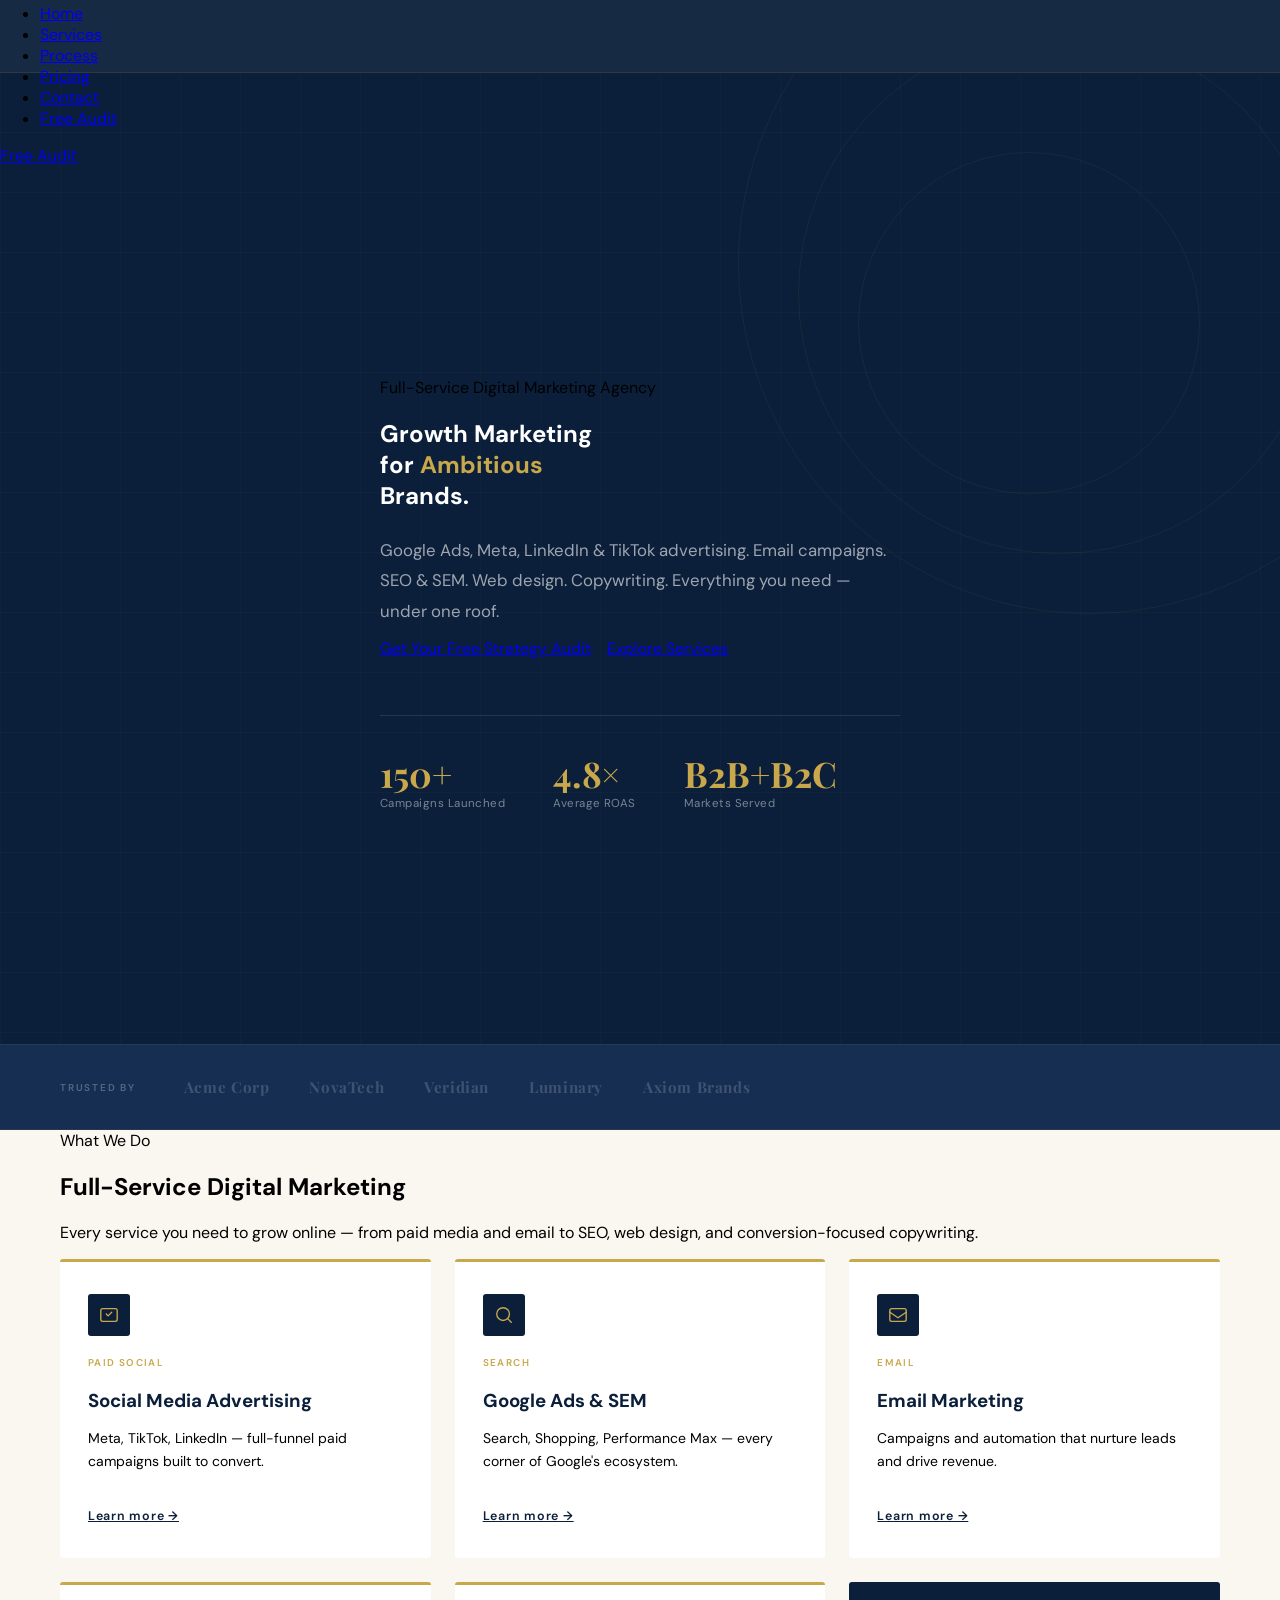
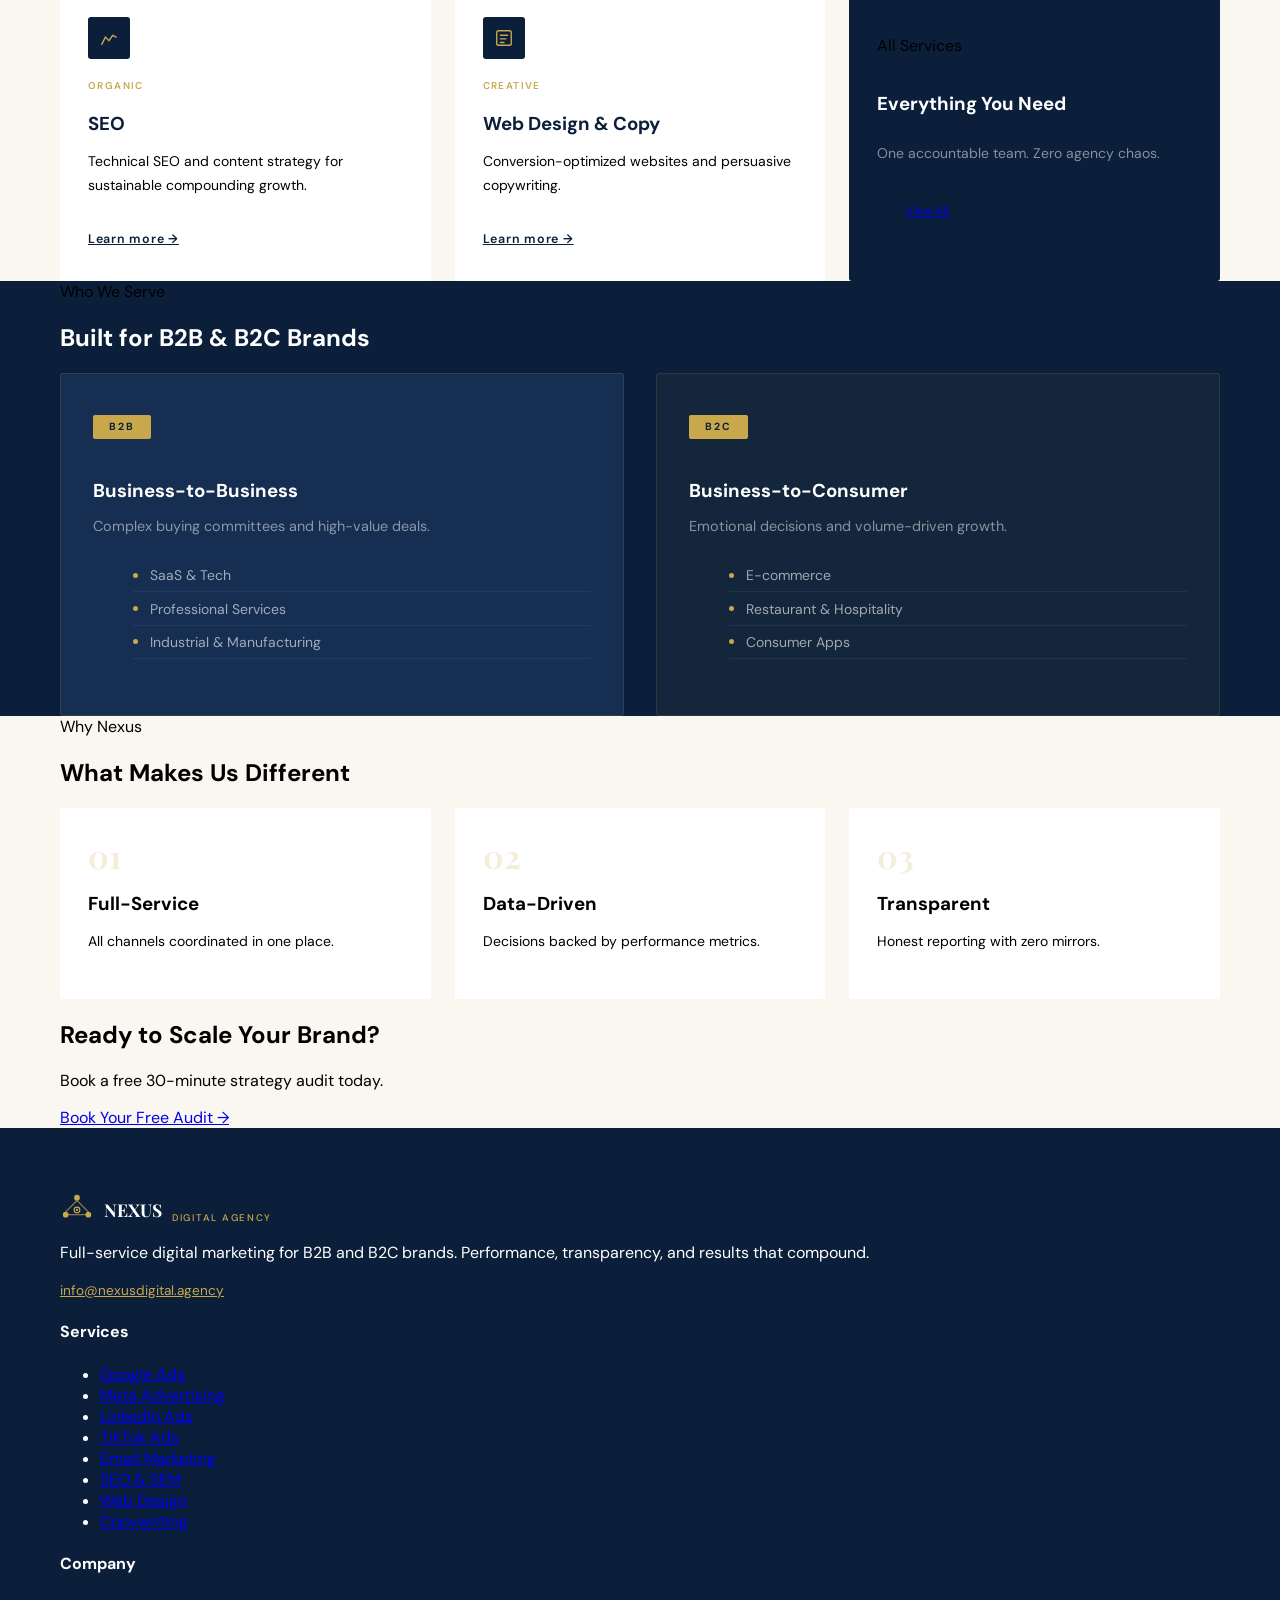
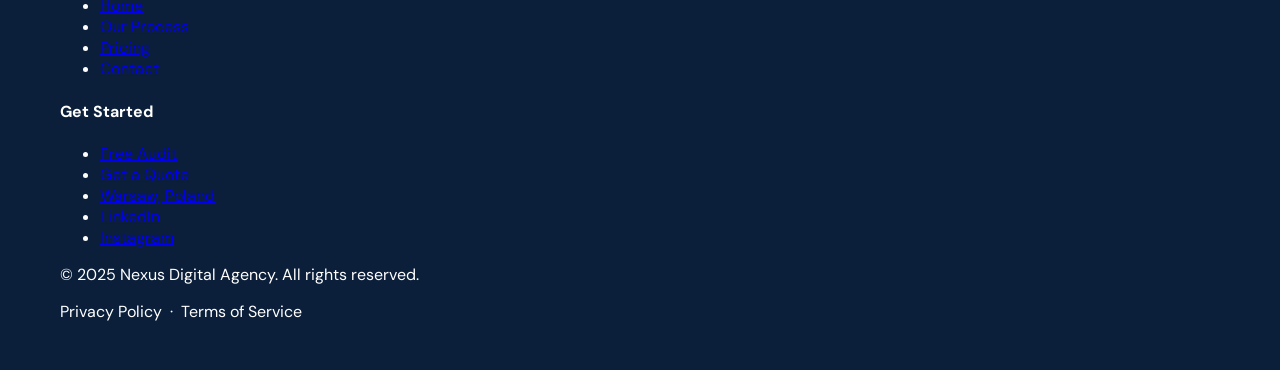
<file: index.html>
<!DOCTYPE html>
<html lang="en">
<head>
<meta charset="UTF-8"/><meta name="viewport" content="width=device-width,initial-scale=1.0"/>
<title>Nexus Digital Agency — Performance-Driven Marketing</title>
<link rel="stylesheet" href="shared.css"/>
<style>
/* ── HERO ── */
.hero{background:var(--navy);min-height:100vh;display:flex;align-items:center;padding-top:72px;position:relative;overflow:hidden}
.hero-ring{position:absolute;border-radius:50%;border:1px solid rgba(201,168,76,.07)}
.hero-ring-1{width:700px;height:700px;top:-160px;right:-160px}
.hero-ring-2{width:520px;height:520px;top:-40px;right:-40px}
.hero-ring-3{width:340px;height:340px;top:80px;right:80px}
.hero-grid{position:absolute;inset:0;background-image:linear-gradient(rgba(201,168,76,.03) 1px,transparent 1px),linear-gradient(90deg,rgba(201,168,76,.03) 1px,transparent 1px);background-size:60px 60px}
.hero-content{position:relative;z-index:2;max-width:700px}
.hero h1{color:var(--white);margin-bottom:1.5rem}
.hero h1 em{font-style:normal;color:var(--gold)}
.hero-desc{font-size:1.05rem;color:rgba(255,255,255,.6);max-width:520px;line-height:1.8;margin-bottom:.75rem}
.hero-channels{font-size:.72rem;font-weight:500;letter-spacing:.08em;color:var(--gold);margin-bottom:2.5rem}
.hero-actions{display:flex;gap:1rem;flex-wrap:wrap;margin-bottom:3.5rem}
.hero-stats{display:flex;gap:3rem;padding-top:2.5rem;border-top:1px solid rgba(255,255,255,.1);flex-wrap:wrap}
.stat-num{font-family:var(--serif);font-size:2.2rem;font-weight:700;color:var(--gold);line-height:1}
.stat-label{font-size:.72rem;color:rgba(255,255,255,.45);margin-top:.3rem;letter-spacing:.04em}

/* ── CLIENTS ── */
.clients{background:var(--navy-mid);padding:2rem 0;border-top:1px solid rgba(201,168,76,.1);border-bottom:1px solid rgba(201,168,76,.1)}
.clients-inner{display:flex;align-items:center;gap:3rem;flex-wrap:wrap}
.clients-label{font-size:.62rem;font-weight:600;letter-spacing:.18em;text-transform:uppercase;color:rgba(255,255,255,.28);white-space:nowrap}
.client-logos{display:flex;gap:2.5rem;align-items:center;flex-wrap:wrap;flex:1}
.client-name{font-family:var(--serif);font-size:.95rem;font-weight:700;color:rgba(255,255,255,.18);letter-spacing:.04em}

/* ── SERVICES PREVIEW ── */
.services-preview{background:var(--cream)}
.svc-grid{display:grid;grid-template-columns:repeat(3,1fr);gap:1.5rem}
.svc-card{background:var(--white);border:1px solid var(--gray-300);border-top:3px solid var(--gold);border-radius:3px;padding:2rem 1.75rem;transition:all .3s var(--ease);position:relative;overflow:hidden}
.svc-card::after{content:'';position:absolute;bottom:0;left:0;right:0;height:2px;background:var(--navy);transform:scaleX(0);transition:transform .3s var(--ease)}
.svc-card:hover{transform:translateY(-4px);box-shadow:0 16px 40px rgba(11,31,58,.1)}
.svc-card:hover::after{transform:scaleX(1)}
.svc-icon{width:42px;height:42px;background:var(--navy);border-radius:3px;display:flex;align-items:center;justify-content:center;margin-bottom:1.25rem}
.svc-tag{font-size:.62rem;font-weight:600;letter-spacing:.14em;text-transform:uppercase;color:var(--gold);margin-bottom:.4rem}
.svc-card h3{margin-bottom:.6rem;color:var(--navy)}
.svc-card p{font-size:.875rem;line-height:1.7}
.svc-more{display:inline-flex;align-items:center;gap:.4rem;margin-top:1.25rem;font-size:.78rem;font-weight:600;letter-spacing:.06em;color:var(--navy);border-bottom:1px solid var(--gray-300);padding-bottom:2px;transition:all .2s}
.svc-card:hover .svc-more{color:var(--gold);border-color:var(--gold)}
.view-all-wrap{text-align:center;margin-top:3rem}

/* ── MARKETS ── */
.markets{background:var(--navy)}
.markets-grid{display:grid;grid-template-columns:1fr 1fr;gap:2rem}
.market-card{border-radius:3px;padding:2.5rem 2rem;border:1px solid rgba(201,168,76,.14)}
.market-card.b2b{background:var(--navy-mid)}
.market-card.b2c{background:rgba(201,168,76,.05)}
.market-badge{display:inline-block;font-size:.65rem;font-weight:700;letter-spacing:.2em;text-transform:uppercase;background:var(--gold);color:var(--navy);padding:.35rem 1rem;border-radius:2px;margin-bottom:1.25rem}
.market-card h3{color:var(--white);margin-bottom:.65rem}
.market-card>p{color:rgba(255,255,255,.5);font-size:.9rem;margin-bottom:1.5rem}
.market-list{list-style:none}
.market-list li{font-size:.875rem;color:rgba(255,255,255,.6);padding:.45rem 0;border-bottom:1px solid rgba(255,255,255,.06);display:flex;align-items:center;gap:.75rem}
.market-list li::before{content:'';width:5px;height:5px;border-radius:50%;background:var(--gold);flex-shrink:0}

/* ── WHY ── */
.why{background:var(--cream)}
.why-grid{display:grid;grid-template-columns:repeat(3,1fr);gap:1.5rem}
.why-card{padding:2rem 1.75rem;background:var(--white);border:1px solid var(--gray-300);border-radius:3px;transition:border-color .3s}
.why-card:hover{border-color:var(--gold)}
.why-num{font-family:var(--serif);font-size:2rem;font-weight:700;color:var(--gold);opacity:.2;line-height:1;margin-bottom:.75rem}
.why-card h3{margin-bottom:.5rem}
.why-card p{font-size:.875rem;line-height:1.7}

@media(max-width:900px){.svc-grid,.markets-grid,.why-grid{grid-template-columns:1fr 1fr}}
@media(max-width:580px){.svc-grid,.markets-grid,.why-grid{grid-template-columns:1fr}.hero-stats{gap:1.5rem}}
</style>
</head>
<body data-page="index">

<main>
  <section class="hero">
    <div class="hero-grid"></div>
    <div class="hero-ring hero-ring-1"></div>
    <div class="hero-ring hero-ring-2"></div>
    <div class="hero-ring hero-ring-3"></div>
    <div class="container">
      <div class="hero-content">
        <span class="label fade-up">Full-Service Digital Marketing Agency</span>
        <h1 class="fade-up fade-up-1">Growth Marketing<br/>for <em>Ambitious</em><br/>Brands.</h1>
        <p class="hero-desc fade-up fade-up-2">Google Ads, Meta, LinkedIn &amp; TikTok advertising. Email campaigns. SEO &amp; SEM. Web design. Copywriting. Everything you need — under one roof.</p>
        <div class="hero-actions fade-up fade-up-3">
          <a href="free-audit.html" class="btn btn-gold">Get Your Free Strategy Audit</a>
          <a href="services.html" class="btn btn-outline">Explore Services</a>
        </div>
        <div class="hero-stats fade-up fade-up-4">
          <div><div class="stat-num">150+</div><div class="stat-label">Campaigns Launched</div></div>
          <div><div class="stat-num">4.8×</div><div class="stat-label">Average ROAS</div></div>
          <div><div class="stat-num">B2B+B2C</div><div class="stat-label">Markets Served</div></div>
        </div>
      </div>
    </div>
  </section>

  <div class="clients">
    <div class="container">
      <div class="clients-inner">
        <span class="clients-label">Trusted by</span>
        <div class="client-logos">
          <span class="client-name">Acme Corp</span>
          <span class="client-name">NovaTech</span>
          <span class="client-name">Veridian</span>
          <span class="client-name">Luminary</span>
          <span class="client-name">Axiom Brands</span>
        </div>
      </div>
    </div>
  </div>

  <section class="section services-preview">
    <div class="container">
      <div class="section-header">
        <span class="label">What We Do</span>
        <h2>Full-Service Digital Marketing</h2>
        <p>Every service you need to grow online — from paid media and email to SEO, web design, and conversion-focused copywriting.</p>
      </div>
      <div class="svc-grid">
        <div class="svc-card">
          <div class="svc-icon"><svg width="20" height="20" viewBox="0 0 22 22" fill="none" stroke="#C9A84C" stroke-width="1.5" stroke-linecap="round"><rect x="2" y="4" width="18" height="14" rx="2"/><path d="M8 10l2 2 4-4"/></svg></div>
          <div class="svc-tag">Paid Social</div>
          <h3>Social Media Advertising</h3>
          <p>Meta, TikTok, LinkedIn — full-funnel paid campaigns built to convert.</p>
          <a href="services.html" class="svc-more">Learn more →</a>
        </div>
        <div class="svc-card">
          <div class="svc-icon"><svg width="20" height="20" viewBox="0 0 22 22" fill="none" stroke="#C9A84C" stroke-width="1.5" stroke-linecap="round"><circle cx="10" cy="10" r="7"/><path d="M15 15l4 4"/></svg></div>
          <div class="svc-tag">Search</div>
          <h3>Google Ads &amp; SEM</h3>
          <p>Search, Shopping, Performance Max — every corner of Google's ecosystem.</p>
          <a href="services.html" class="svc-more">Learn more →</a>
        </div>
        <div class="svc-card">
          <div class="svc-icon"><svg width="20" height="20" viewBox="0 0 22 22" fill="none" stroke="#C9A84C" stroke-width="1.5" stroke-linecap="round"><rect x="2" y="4" width="18" height="14" rx="2"/><path d="M2 8l9 6 9-6"/></svg></div>
          <div class="svc-tag">Email</div>
          <h3>Email Marketing</h3>
          <p>Campaigns and automation that nurture leads and drive revenue.</p>
          <a href="services.html" class="svc-more">Learn more →</a>
        </div>
        <div class="svc-card">
          <div class="svc-icon"><svg width="20" height="20" viewBox="0 0 22 22" fill="none" stroke="#C9A84C" stroke-width="1.5" stroke-linecap="round"><path d="M3 18l4-8 4 4 4-6 4 2"/></svg></div>
          <div class="svc-tag">Organic</div>
          <h3>SEO</h3>
          <p>Technical SEO and content strategy for sustainable compounding growth.</p>
          <a href="services.html" class="svc-more">Learn more →</a>
        </div>
        <div class="svc-card">
          <div class="svc-icon"><svg width="20" height="20" viewBox="0 0 22 22" fill="none" stroke="#C9A84C" stroke-width="1.5" stroke-linecap="round"><rect x="3" y="3" width="16" height="16" rx="2"/><path d="M7 8h8M7 12h6M7 16h4"/></svg></div>
          <div class="svc-tag">Creative</div>
          <h3>Web Design &amp; Copy</h3>
          <p>Conversion-optimized websites and persuasive copywriting.</p>
          <a href="services.html" class="svc-more">Learn more →</a>
        </div>
        <div class="svc-card" style="background:var(--navy);border-color:var(--navy)">
          <div style="height:100%;display:flex;flex-direction:column;justify-content:center;align-items:flex-start">
            <span class="label" style="margin-bottom:1rem;display:block">All Services</span>
            <h3 style="color:var(--white);margin-bottom:.75rem">Everything You Need</h3>
            <p style="color:rgba(255,255,255,.5);font-size:.875rem;margin-bottom:1.5rem">One accountable team. Zero agency chaos.</p>
            <a href="services.html" class="btn btn-gold" style="font-size:.75rem;padding:.8rem 1.75rem">View All</a>
          </div>
        </div>
      </div>
    </div>
  </section>

  <section class="section markets">
    <div class="container">
      <div class="section-header">
        <span class="label">Who We Serve</span>
        <h2 style="color:var(--white)">Built for B2B &amp; B2C Brands</h2>
      </div>
      <div class="markets-grid">
        <div class="market-card b2b">
          <span class="market-badge">B2B</span>
          <h3>Business-to-Business</h3>
          <p>Complex buying committees and high-value deals.</p>
          <ul class="market-list">
            <li>SaaS &amp; Tech</li>
            <li>Professional Services</li>
            <li>Industrial & Manufacturing</li>
          </ul>
        </div>
        <div class="market-card b2c">
          <span class="market-badge">B2C</span>
          <h3>Business-to-Consumer</h3>
          <p>Emotional decisions and volume-driven growth.</p>
          <ul class="market-list">
            <li>E-commerce</li>
            <li>Restaurant & Hospitality</li>
            <li>Consumer Apps</li>
          </ul>
        </div>
      </div>
    </div>
  </section>

  <section class="section why">
    <div class="container">
      <div class="section-header">
        <span class="label">Why Nexus</span>
        <h2>What Makes Us Different</h2>
      </div>
      <div class="why-grid">
        <div class="why-card"><div class="why-num">01</div><h3>Full-Service</h3><p>All channels coordinated in one place.</p></div>
        <div class="why-card"><div class="why-num">02</div><h3>Data-Driven</h3><p>Decisions backed by performance metrics.</p></div>
        <div class="why-card"><div class="why-num">03</div><h3>Transparent</h3><p>Honest reporting with zero mirrors.</p></div>
      </div>
    </div>
  </section>

  <section class="cta-band">
    <div class="container">
      <h2>Ready to Scale Your Brand?</h2>
      <p>Book a free 30-minute strategy audit today.</p>
      <a href="free-audit.html" class="btn btn-navy">Book Your Free Audit →</a>
    </div>
  </section>
</main>
<body data-page="index">
  
   <script src="shared-nav.js"></script>

</body>
</html>
</file>
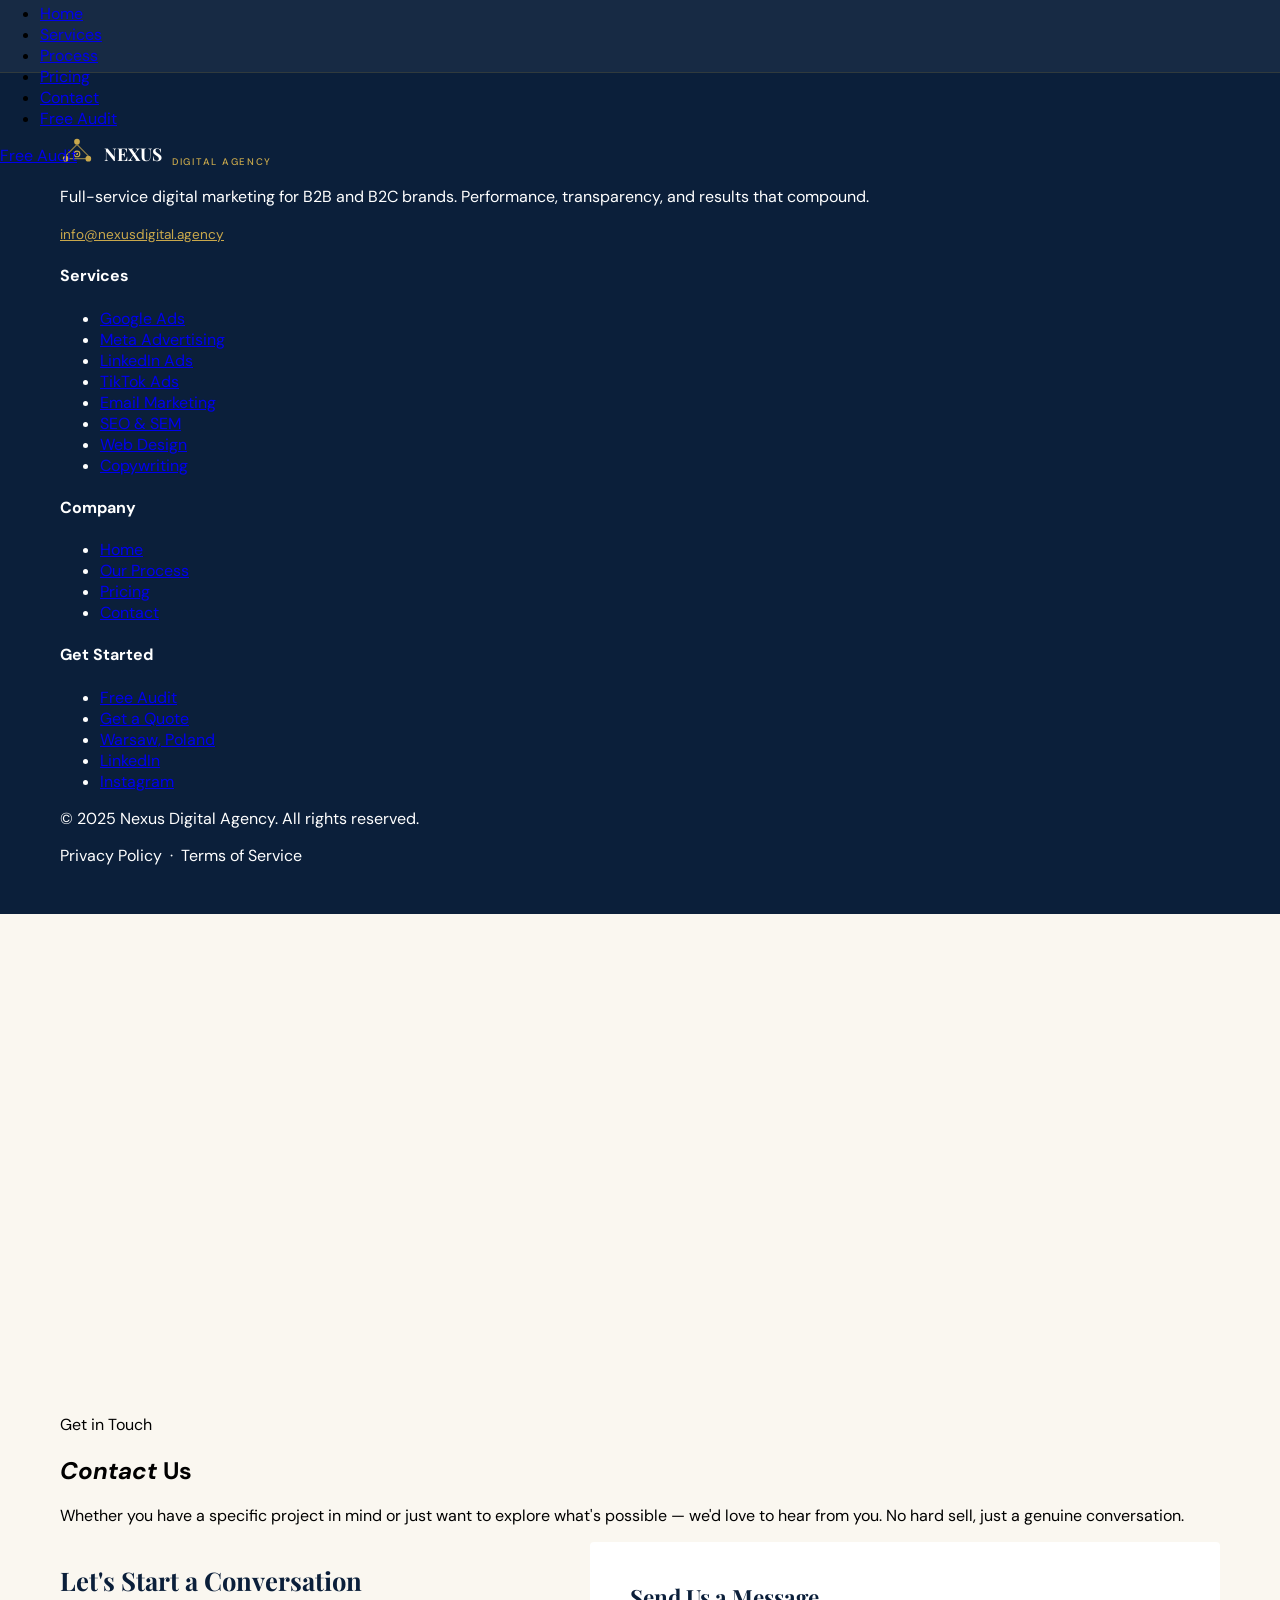
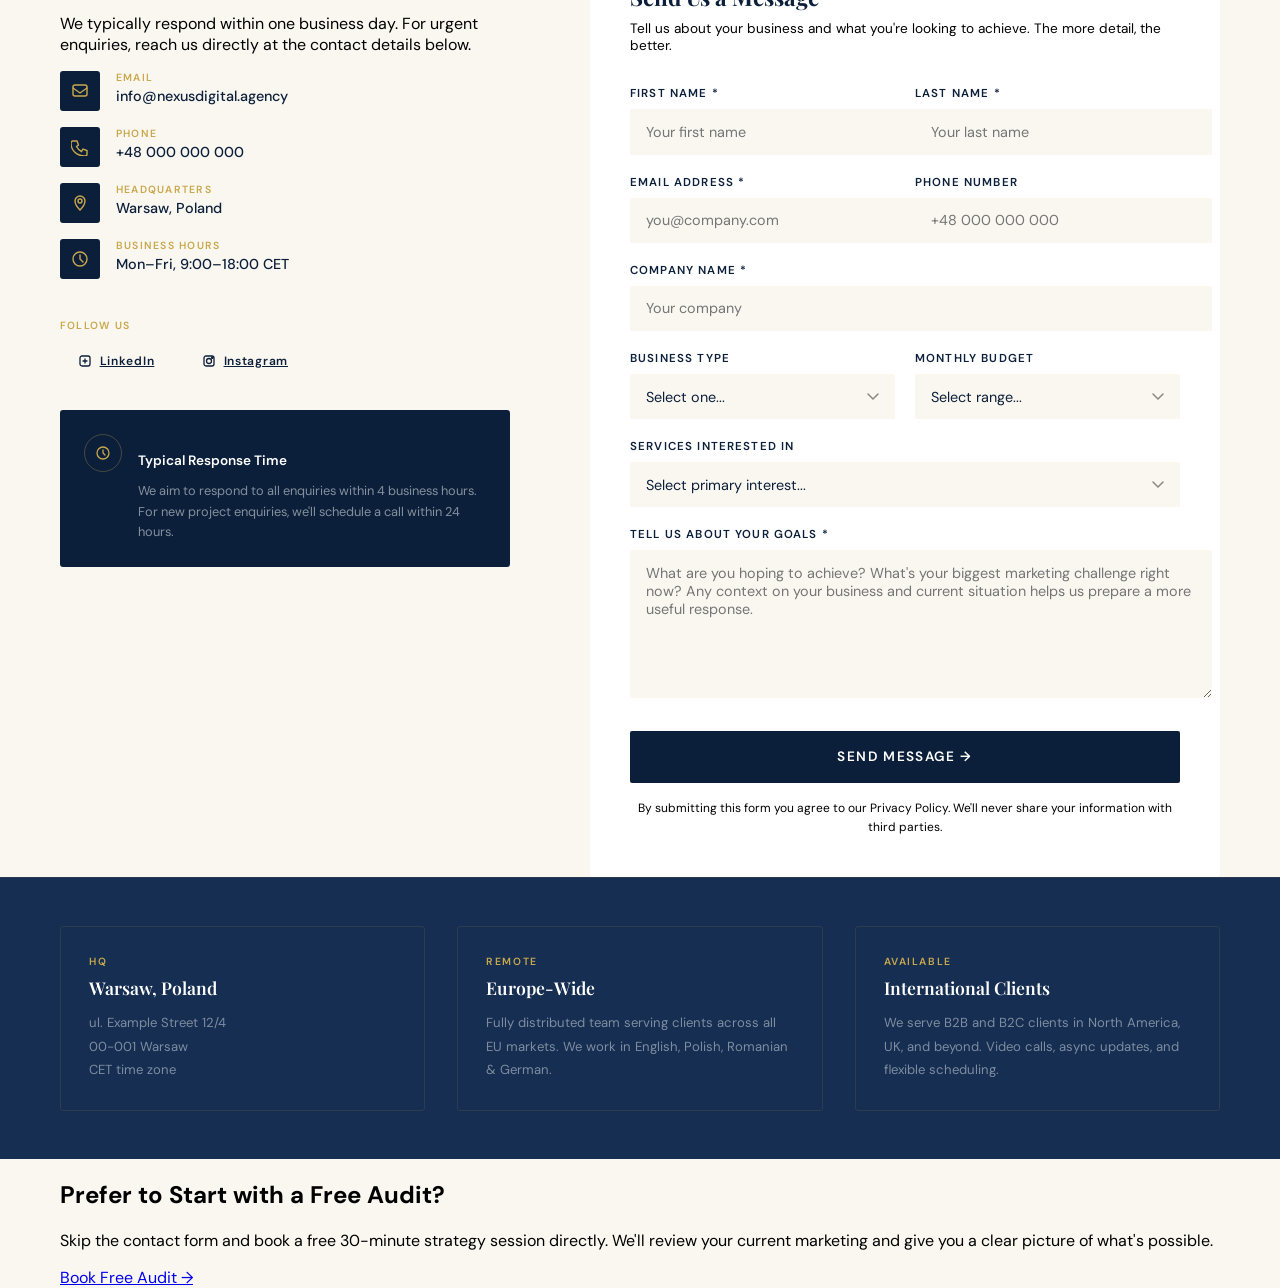
<file: contact.html>
<!DOCTYPE html>
<html lang="en">
<head>
<meta charset="UTF-8"/><meta name="viewport" content="width=device-width,initial-scale=1.0"/>
<title>Contact — Nexus Digital Agency</title>
<link rel="stylesheet" href="shared.css"/>
<style>
/* ── CONTACT LAYOUT ── */
.contact-section{background:var(--cream)}
.contact-grid{display:grid;grid-template-columns:1fr 1.4fr;gap:5rem;align-items:start}

/* ── INFO SIDE ── */
.contact-info-title{font-family:var(--serif);font-size:1.6rem;font-weight:700;color:var(--navy);margin-bottom:1rem;line-height:1.3}
.contact-info p{font-size:.9rem;color:var(--gray-500);line-height:1.8;margin-bottom:2rem}
.contact-details{display:flex;flex-direction:column;gap:1rem;margin-bottom:2.5rem}
.contact-detail{display:flex;align-items:flex-start;gap:1rem}
.contact-detail-icon{width:40px;height:40px;background:var(--navy);border-radius:3px;display:flex;align-items:center;justify-content:center;flex-shrink:0}
.contact-detail-label{font-size:.65rem;font-weight:600;letter-spacing:.12em;text-transform:uppercase;color:var(--gold);margin-bottom:.2rem}
.contact-detail-value{font-size:.9rem;color:var(--navy);font-weight:500}
.contact-social{display:flex;gap:.75rem;margin-top:.5rem}
.social-btn{display:flex;align-items:center;gap:.5rem;font-size:.75rem;font-weight:600;letter-spacing:.06em;color:var(--navy);border:1px solid var(--gray-300);padding:.55rem 1.1rem;border-radius:2px;transition:all .2s}
.social-btn:hover{border-color:var(--gold);color:var(--gold)}
.response-box{background:var(--navy);border-radius:3px;padding:1.5rem;display:flex;gap:1rem;align-items:flex-start}
.response-box-icon{width:36px;height:36px;border-radius:50%;border:1px solid rgba(201,168,76,.3);display:flex;align-items:center;justify-content:center;flex-shrink:0}
.response-box h4{font-size:.85rem;font-weight:600;color:var(--white);margin-bottom:.2rem}
.response-box p{font-size:.8rem;color:rgba(255,255,255,.5);line-height:1.6;margin-bottom:0}

/* ── FORM ── */
.contact-form-wrap{background:var(--white);border:1px solid var(--gray-300);border-radius:4px;padding:2.5rem}
.form-title{font-family:var(--serif);font-size:1.4rem;font-weight:700;color:var(--navy);margin-bottom:.5rem}
.form-sub{font-size:.85rem;color:var(--gray-500);margin-bottom:2rem}
.form-row{display:grid;grid-template-columns:1fr 1fr;gap:1.25rem}
.form-group{margin-bottom:1.25rem}
.form-group label{display:block;font-size:.72rem;font-weight:600;letter-spacing:.1em;text-transform:uppercase;color:var(--navy);margin-bottom:.5rem}
.form-group input,.form-group select,.form-group textarea{width:100%;font-family:var(--sans);font-size:.9rem;color:var(--navy);background:var(--cream);border:1px solid var(--gray-300);border-radius:2px;padding:.85rem 1rem;outline:none;transition:border-color .2s;-webkit-appearance:none}
.form-group input:focus,.form-group select:focus,.form-group textarea:focus{border-color:var(--gold);background:var(--white)}
.form-group textarea{resize:vertical;min-height:120px}
.form-group select{cursor:pointer;background-image:url("data:image/svg+xml,%3Csvg xmlns='http://www.w3.org/2000/svg' width='12' height='8' viewBox='0 0 12 8'%3E%3Cpath d='M1 1l5 5 5-5' stroke='%238A8680' stroke-width='1.5' fill='none' stroke-linecap='round'/%3E%3C/svg%3E");background-repeat:no-repeat;background-position:right 1rem center}
.form-submit{width:100%;padding:1.1rem;font-family:var(--sans);font-size:.85rem;font-weight:600;letter-spacing:.1em;text-transform:uppercase;background:var(--navy);color:var(--white);border:none;border-radius:2px;cursor:pointer;transition:all .25s;margin-top:.5rem}
.form-submit:hover{background:var(--navy-light);transform:translateY(-1px)}
.form-note{font-size:.75rem;color:var(--gray-500);text-align:center;margin-top:1rem;line-height:1.6}

/* ── MAP STRIP ── */
.map-strip{background:var(--navy-mid);padding:3rem 0;border-top:1px solid rgba(201,168,76,.1)}
.offices{display:grid;grid-template-columns:repeat(3,1fr);gap:2rem}
.office-card{padding:1.75rem;border:1px solid rgba(201,168,76,.12);border-radius:3px;transition:border-color .3s}
.office-card:hover{border-color:rgba(201,168,76,.4)}
.office-city{font-size:.65rem;font-weight:600;letter-spacing:.15em;text-transform:uppercase;color:var(--gold);margin-bottom:.5rem}
.office-name{font-family:var(--serif);font-size:1.1rem;font-weight:600;color:var(--white);margin-bottom:.75rem}
.office-detail{font-size:.82rem;color:rgba(255,255,255,.45);line-height:1.8}

@media(max-width:900px){.contact-grid{grid-template-columns:1fr}.form-row{grid-template-columns:1fr}.offices{grid-template-columns:1fr}}
</style>
</head>
<body data-page="contact">
<script src="shared-nav.js"></script>

<!-- HERO -->
<section class="page-hero">
  <div class="page-hero-ring" style="width:500px;height:500px;top:-120px;right:-120px"></div>
  <div class="container">
    <span class="label fade-up">Get in Touch</span>
    <h1 class="fade-up fade-up-1"><em>Contact</em> Us</h1>
    <p class="page-hero-desc fade-up fade-up-2">Whether you have a specific project in mind or just want to explore what's possible — we'd love to hear from you. No hard sell, just a genuine conversation.</p>
  </div>
</section>

<!-- CONTACT MAIN -->
<section class="section contact-section">
  <div class="container">
    <div class="contact-grid">

      <!-- LEFT: Info -->
      <div>
        <h2 class="contact-info-title">Let's Start a Conversation</h2>
        <p>We typically respond within one business day. For urgent enquiries, reach us directly at the contact details below.</p>

        <div class="contact-details">
          <div class="contact-detail">
            <div class="contact-detail-icon"><svg width="18" height="18" viewBox="0 0 18 18" fill="none" stroke="#C9A84C" stroke-width="1.4" stroke-linecap="round"><rect x="2" y="3" width="14" height="11" rx="2"/><path d="M2 6l7 5 7-5"/></svg></div>
            <div><div class="contact-detail-label">Email</div><div class="contact-detail-value">info@nexusdigital.agency</div></div>
          </div>
          <div class="contact-detail">
            <div class="contact-detail-icon"><svg width="18" height="18" viewBox="0 0 18 18" fill="none" stroke="#C9A84C" stroke-width="1.4" stroke-linecap="round"><path d="M3 3h3l1.5 4-2 1.5a11 11 0 005 5L12 11l4 1.5V16a2 2 0 01-2 2C5.5 18 0 12.5 0 5a2 2 0 012-2h1z"/></svg></div>
            <div><div class="contact-detail-label">Phone</div><div class="contact-detail-value">+48 000 000 000</div></div>
          </div>
          <div class="contact-detail">
            <div class="contact-detail-icon"><svg width="18" height="18" viewBox="0 0 18 18" fill="none" stroke="#C9A84C" stroke-width="1.4" stroke-linecap="round"><path d="M9 2a5 5 0 015 5c0 4-5 9-5 9S4 11 4 7a5 5 0 015-5z"/><circle cx="9" cy="7" r="2"/></svg></div>
            <div><div class="contact-detail-label">Headquarters</div><div class="contact-detail-value">Warsaw, Poland</div></div>
          </div>
          <div class="contact-detail">
            <div class="contact-detail-icon"><svg width="18" height="18" viewBox="0 0 18 18" fill="none" stroke="#C9A84C" stroke-width="1.4" stroke-linecap="round"><circle cx="9" cy="9" r="7"/><path d="M9 5v4l3 3"/></svg></div>
            <div><div class="contact-detail-label">Business Hours</div><div class="contact-detail-value">Mon–Fri, 9:00–18:00 CET</div></div>
          </div>
        </div>

        <div style="margin-bottom:2rem">
          <div class="contact-detail-label" style="margin-bottom:.75rem">Follow Us</div>
          <div class="contact-social">
            <a href="#" class="social-btn"><svg width="14" height="14" viewBox="0 0 14 14" fill="none" stroke="currentColor" stroke-width="1.3" stroke-linecap="round"><rect x="2" y="2" width="10" height="10" rx="2"/><path d="M5 7H9M7 5v4"/></svg>LinkedIn</a>
            <a href="#" class="social-btn"><svg width="14" height="14" viewBox="0 0 14 14" fill="none" stroke="currentColor" stroke-width="1.3" stroke-linecap="round"><rect x="2" y="2" width="10" height="10" rx="2"/><circle cx="7" cy="7" r="2.5"/><circle cx="10.2" cy="3.8" r=".6" fill="currentColor"/></svg>Instagram</a>
          </div>
        </div>

        <div class="response-box">
          <div class="response-box-icon"><svg width="16" height="16" viewBox="0 0 16 16" fill="none" stroke="#C9A84C" stroke-width="1.3" stroke-linecap="round"><circle cx="8" cy="8" r="6"/><path d="M8 5v3l2 2"/></svg></div>
          <div>
            <h4>Typical Response Time</h4>
            <p>We aim to respond to all enquiries within 4 business hours. For new project enquiries, we'll schedule a call within 24 hours.</p>
          </div>
        </div>
      </div>

      <!-- RIGHT: Form -->
      <div class="contact-form-wrap">
        <div class="form-title">Send Us a Message</div>
        <div class="form-sub">Tell us about your business and what you're looking to achieve. The more detail, the better.</div>

        <form onsubmit="handleSubmit(event)">
          <div class="form-row">
            <div class="form-group"><label>First Name *</label><input type="text" placeholder="Your first name" required/></div>
            <div class="form-group"><label>Last Name *</label><input type="text" placeholder="Your last name" required/></div>
          </div>
          <div class="form-row">
            <div class="form-group"><label>Email Address *</label><input type="email" placeholder="you@company.com" required/></div>
            <div class="form-group"><label>Phone Number</label><input type="tel" placeholder="+48 000 000 000"/></div>
          </div>
          <div class="form-group"><label>Company Name *</label><input type="text" placeholder="Your company" required/></div>
          <div class="form-row">
            <div class="form-group">
              <label>Business Type</label>
              <select>
                <option value="">Select one...</option>
                <option>B2B</option>
                <option>B2C</option>
                <option>Both B2B &amp; B2C</option>
              </select>
            </div>
            <div class="form-group">
              <label>Monthly Budget</label>
              <select>
                <option value="">Select range...</option>
                <option>$1,500 – $3,000</option>
                <option>$3,000 – $7,000</option>
                <option>$7,000 – $15,000</option>
                <option>$15,000+</option>
              </select>
            </div>
          </div>
          <div class="form-group">
            <label>Services Interested In</label>
            <select>
              <option value="">Select primary interest...</option>
              <option>Social Media Advertising</option>
              <option>Google Ads / SEM</option>
              <option>Email Marketing</option>
              <option>SEO</option>
              <option>Web Design</option>
              <option>Copywriting</option>
              <option>Full Package</option>
            </select>
          </div>
          <div class="form-group"><label>Tell Us About Your Goals *</label><textarea placeholder="What are you hoping to achieve? What's your biggest marketing challenge right now? Any context on your business and current situation helps us prepare a more useful response." required></textarea></div>
          <button type="submit" class="form-submit">Send Message →</button>
          <div class="form-note">By submitting this form you agree to our Privacy Policy. We'll never share your information with third parties.</div>
        </form>
      </div>

    </div>
  </div>
</section>

<!-- OFFICES -->
<div class="map-strip">
  <div class="container">
    <div class="offices">
      <div class="office-card">
        <div class="office-city">HQ</div>
        <div class="office-name">Warsaw, Poland</div>
        <div class="office-detail">ul. Example Street 12/4<br/>00-001 Warsaw<br/>CET time zone</div>
      </div>
      <div class="office-card">
        <div class="office-city">Remote</div>
        <div class="office-name">Europe-Wide</div>
        <div class="office-detail">Fully distributed team serving clients across all EU markets. We work in English, Polish, Romanian &amp; German.</div>
      </div>
      <div class="office-card">
        <div class="office-city">Available</div>
        <div class="office-name">International Clients</div>
        <div class="office-detail">We serve B2B and B2C clients in North America, UK, and beyond. Video calls, async updates, and flexible scheduling.</div>
      </div>
    </div>
  </div>
</div>

<!-- CTA -->
<section class="cta-band">
  <div class="container">
    <h2>Prefer to Start with a Free Audit?</h2>
    <p>Skip the contact form and book a free 30-minute strategy session directly. We'll review your current marketing and give you a clear picture of what's possible.</p>
    <a href="free-audit.html" class="btn btn-navy">Book Free Audit →</a>
  </div>
</section>

<script>
function handleSubmit(e){
  e.preventDefault();
  const btn = e.target.querySelector('.form-submit');
  btn.textContent = 'Message Sent ✓';
  btn.style.background = '#1E3F6F';
  btn.disabled = true;
}
</script>
</body>
</html>
</file>
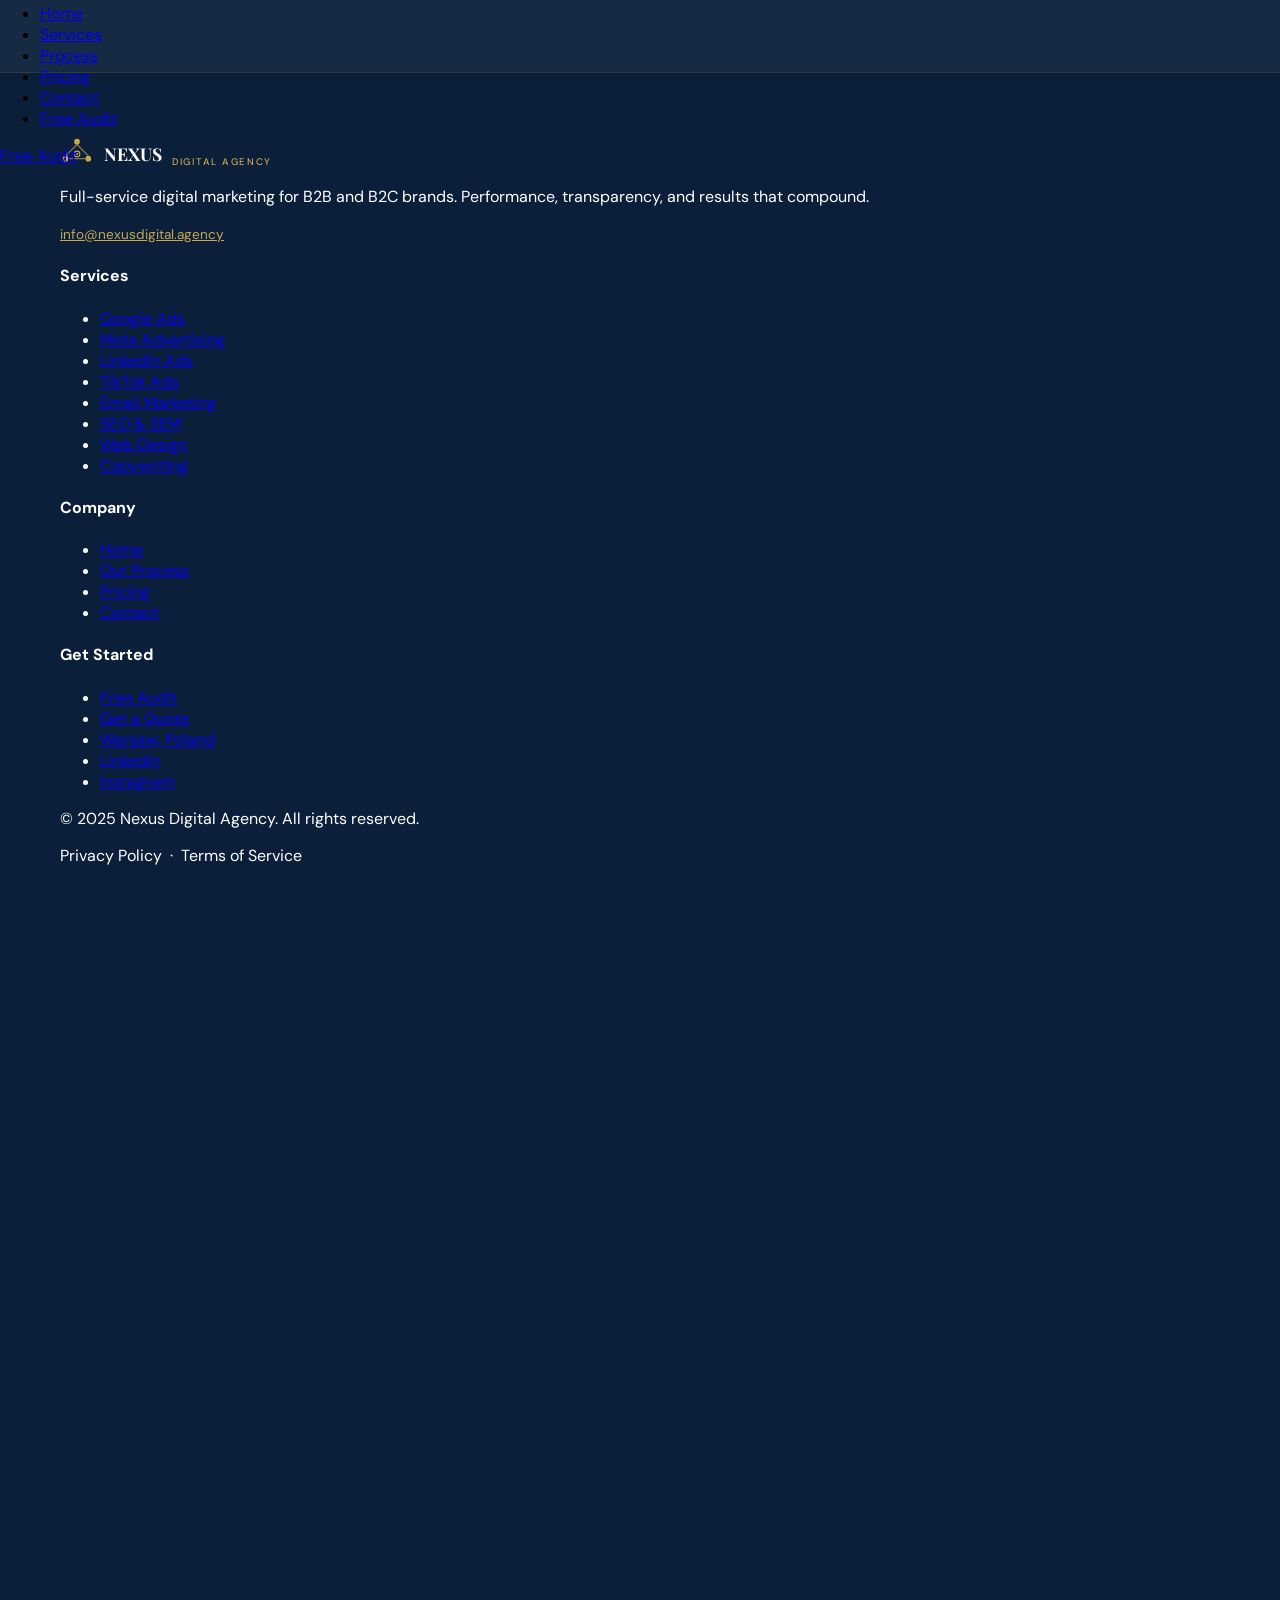
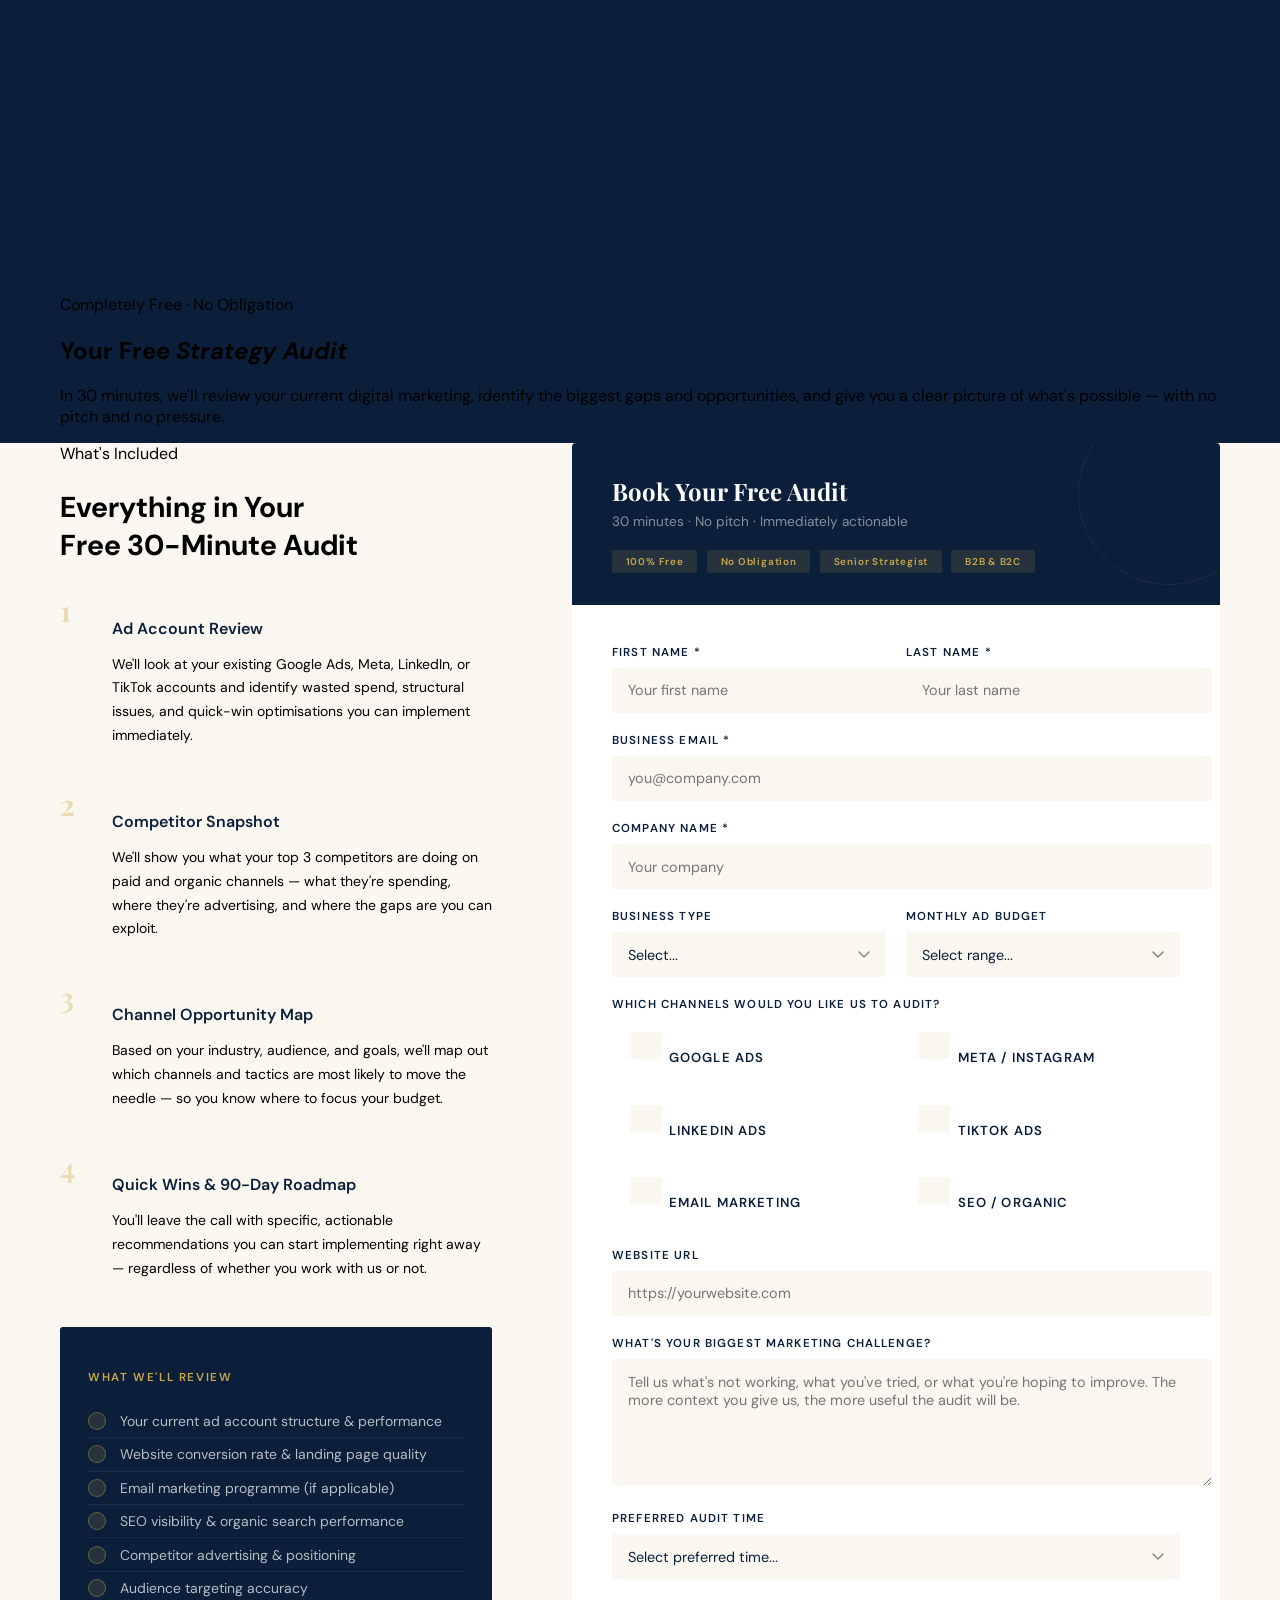
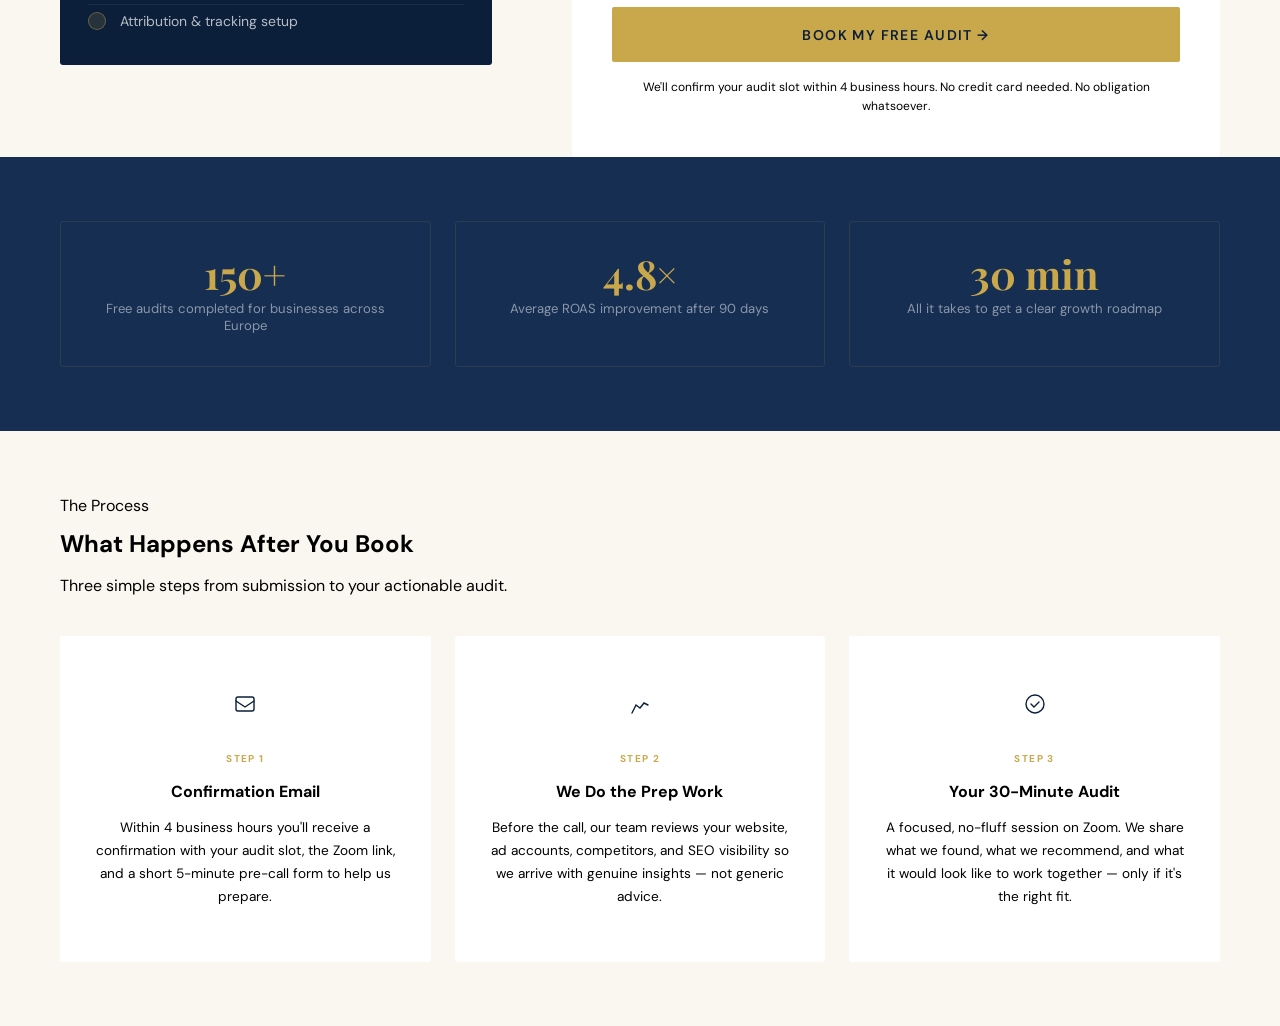
<file: free-audit.html>
<!DOCTYPE html>
<html lang="en">
<head>
<meta charset="UTF-8"/><meta name="viewport" content="width=device-width,initial-scale=1.0"/>
<title>Free Strategy Audit — Nexus Digital Agency</title>
<link rel="stylesheet" href="shared.css"/>
<style>
/* ── AUDIT PAGE ── */
.audit-section{background:var(--cream)}
.audit-grid{display:grid;grid-template-columns:1fr 1.5fr;gap:5rem;align-items:start}

/* ── LEFT: WHAT YOU GET ── */
.audit-benefit{display:flex;gap:1.25rem;align-items:flex-start;margin-bottom:1.75rem}
.audit-benefit-num{font-family:var(--serif);font-size:1.8rem;font-weight:700;color:var(--gold);opacity:.35;line-height:1;flex-shrink:0;width:32px}
.audit-benefit h4{font-size:1rem;font-weight:600;color:var(--navy);margin-bottom:.3rem}
.audit-benefit p{font-size:.875rem;color:var(--gray-500);line-height:1.7}
.audit-checklist{background:var(--navy);border-radius:3px;padding:1.75rem;margin-top:2rem}
.audit-checklist h4{font-size:.72rem;font-weight:600;letter-spacing:.14em;text-transform:uppercase;color:var(--gold);margin-bottom:1.25rem}
.audit-check-item{display:flex;align-items:center;gap:.85rem;font-size:.875rem;color:rgba(255,255,255,.7);padding:.45rem 0;border-bottom:1px solid rgba(255,255,255,.06)}
.audit-check-item:last-child{border-bottom:none}
.audit-check-item::before{content:'';width:16px;height:16px;border-radius:50%;background:rgba(201,168,76,.15);border:1px solid rgba(201,168,76,.4);flex-shrink:0}

/* ── RIGHT: FORM ── */
.audit-form-wrap{background:var(--white);border:1px solid var(--gray-300);border-radius:4px;overflow:hidden}
.audit-form-header{background:var(--navy);padding:2rem 2.5rem;position:relative;overflow:hidden}
.audit-form-header::before{content:'';position:absolute;top:-40px;right:-40px;width:180px;height:180px;border-radius:50%;border:1px solid rgba(201,168,76,.1)}
.audit-form-header-title{font-family:var(--serif);font-size:1.5rem;font-weight:700;color:var(--white);margin-bottom:.35rem;position:relative}
.audit-form-header-sub{font-size:.85rem;color:rgba(255,255,255,.5);position:relative}
.audit-form-badges{display:flex;gap:.6rem;margin-top:1.25rem;flex-wrap:wrap;position:relative}
.audit-badge{font-size:.62rem;font-weight:600;letter-spacing:.08em;background:rgba(201,168,76,.15);color:var(--gold);padding:.3rem .85rem;border-radius:2px}
.audit-form-body{padding:2.5rem}

/* ── CHANNEL CHECKBOXES ── */
.channel-checks{display:grid;grid-template-columns:1fr 1fr;gap:.6rem;margin-bottom:.5rem}
.channel-check{display:flex;align-items:center;gap:.6rem;cursor:pointer;padding:.55rem .85rem;border:1px solid var(--gray-300);border-radius:2px;transition:all .2s}
.channel-check:hover{border-color:var(--gold);background:var(--cream)}
.channel-check input[type=checkbox]{accent-color:var(--navy);width:14px;height:14px;flex-shrink:0}
.channel-check span{font-size:.82rem;color:var(--gray-700)}

/* ── STEPS ── */
.form-steps{display:flex;gap:.75rem;margin-bottom:2rem}
.form-step{flex:1;text-align:center;padding:.5rem;border-radius:2px;font-size:.7rem;font-weight:600;letter-spacing:.06em;text-transform:uppercase;transition:all .2s;cursor:pointer}
.form-step.active{background:var(--navy);color:var(--gold)}
.form-step:not(.active){background:var(--gray-100);color:var(--gray-500)}

/* ── TESTIMONIAL ── */
.audit-social-proof{background:var(--navy-mid);padding:4rem 0}
.proof-grid{display:grid;grid-template-columns:repeat(3,1fr);gap:1.5rem}
.proof-stat{text-align:center;padding:2rem 1.5rem;border:1px solid rgba(201,168,76,.12);border-radius:3px}
.proof-stat-num{font-family:var(--serif);font-size:2.5rem;font-weight:700;color:var(--gold);line-height:1;margin-bottom:.4rem}
.proof-stat-label{font-size:.82rem;color:rgba(255,255,255,.5)}

/* ── WHAT HAPPENS NEXT ── */
.next-steps{background:var(--cream);padding:4rem 0}
.next-grid{display:grid;grid-template-columns:repeat(3,1fr);gap:1.5rem;margin-top:2.5rem}
.next-card{text-align:center;padding:2.5rem 2rem;background:var(--white);border:1px solid var(--gray-300);border-radius:3px}
.next-icon{width:56px;height:56px;border-radius:50%;border:1px solid var(--gray-300);display:flex;align-items:center;justify-content:center;margin:0 auto 1.25rem}
.next-step-num{font-size:.62rem;font-weight:700;letter-spacing:.14em;text-transform:uppercase;color:var(--gold);margin-bottom:.5rem}
.next-card h3{font-size:1rem;margin-bottom:.5rem}
.next-card p{font-size:.85rem;color:var(--gray-500);line-height:1.7}

/* ── SHARED FORM STYLES ── */
.form-group{margin-bottom:1.25rem}
.form-group label{display:block;font-size:.72rem;font-weight:600;letter-spacing:.1em;text-transform:uppercase;color:var(--navy);margin-bottom:.5rem}
.form-group input,.form-group select,.form-group textarea{width:100%;font-family:var(--sans);font-size:.9rem;color:var(--navy);background:var(--cream);border:1px solid var(--gray-300);border-radius:2px;padding:.85rem 1rem;outline:none;transition:border-color .2s;-webkit-appearance:none}
.form-group input:focus,.form-group select:focus,.form-group textarea:focus{border-color:var(--gold);background:var(--white)}
.form-group textarea{resize:vertical;min-height:100px}
.form-group select{cursor:pointer;background-image:url("data:image/svg+xml,%3Csvg xmlns='http://www.w3.org/2000/svg' width='12' height='8' viewBox='0 0 12 8'%3E%3Cpath d='M1 1l5 5 5-5' stroke='%238A8680' stroke-width='1.5' fill='none' stroke-linecap='round'/%3E%3C/svg%3E");background-repeat:no-repeat;background-position:right 1rem center}
.form-row{display:grid;grid-template-columns:1fr 1fr;gap:1.25rem}
.form-submit-gold{width:100%;padding:1.15rem;font-family:var(--sans);font-size:.88rem;font-weight:600;letter-spacing:.1em;text-transform:uppercase;background:var(--gold);color:var(--navy);border:none;border-radius:2px;cursor:pointer;transition:all .25s;margin-top:.5rem}
.form-submit-gold:hover{background:var(--gold-light);transform:translateY(-1px)}
.form-note{font-size:.75rem;color:var(--gray-500);text-align:center;margin-top:1rem;line-height:1.6}

/* ── SUCCESS STATE ── */
.success-state{display:none;text-align:center;padding:3rem 2rem}
.success-icon{width:64px;height:64px;background:rgba(201,168,76,.12);border-radius:50%;display:flex;align-items:center;justify-content:center;margin:0 auto 1.5rem}
.success-state h3{font-size:1.4rem;color:var(--navy);margin-bottom:.75rem}
.success-state p{font-size:.9rem;color:var(--gray-500);max-width:340px;margin:0 auto;line-height:1.75}

@media(max-width:960px){.audit-grid{grid-template-columns:1fr}.form-row{grid-template-columns:1fr}.proof-grid,.next-grid{grid-template-columns:1fr}}
@media(max-width:560px){.channel-checks{grid-template-columns:1fr}}
</style>
</head>
<body data-page="free-audit">
<script src="shared-nav.js"></script>

<!-- HERO -->
<section class="page-hero" style="background:var(--navy)">
  <div class="page-hero-ring" style="width:600px;height:600px;top:-160px;right:-160px"></div>
  <div class="page-hero-ring" style="width:380px;height:380px;top:-60px;right:-60px"></div>
  <div class="container">
    <span class="label fade-up">Completely Free · No Obligation</span>
    <h1 class="fade-up fade-up-1">Your Free <em>Strategy Audit</em></h1>
    <p class="page-hero-desc fade-up fade-up-2">In 30 minutes, we'll review your current digital marketing, identify the biggest gaps and opportunities, and give you a clear picture of what's possible — with no pitch and no pressure.</p>
  </div>
</section>

<!-- MAIN AUDIT SECTION -->
<section class="section audit-section">
  <div class="container">
    <div class="audit-grid">

      <!-- LEFT: What you get -->
      <div>
        <span class="label" style="margin-bottom:1rem;display:block">What's Included</span>
        <h2 style="margin-bottom:2rem;font-size:1.8rem">Everything in Your<br/>Free 30-Minute Audit</h2>

        <div class="audit-benefit">
          <div class="audit-benefit-num">1</div>
          <div>
            <h4>Ad Account Review</h4>
            <p>We'll look at your existing Google Ads, Meta, LinkedIn, or TikTok accounts and identify wasted spend, structural issues, and quick-win optimisations you can implement immediately.</p>
          </div>
        </div>
        <div class="audit-benefit">
          <div class="audit-benefit-num">2</div>
          <div>
            <h4>Competitor Snapshot</h4>
            <p>We'll show you what your top 3 competitors are doing on paid and organic channels — what they're spending, where they're advertising, and where the gaps are you can exploit.</p>
          </div>
        </div>
        <div class="audit-benefit">
          <div class="audit-benefit-num">3</div>
          <div>
            <h4>Channel Opportunity Map</h4>
            <p>Based on your industry, audience, and goals, we'll map out which channels and tactics are most likely to move the needle — so you know where to focus your budget.</p>
          </div>
        </div>
        <div class="audit-benefit">
          <div class="audit-benefit-num">4</div>
          <div>
            <h4>Quick Wins &amp; 90-Day Roadmap</h4>
            <p>You'll leave the call with specific, actionable recommendations you can start implementing right away — regardless of whether you work with us or not.</p>
          </div>
        </div>

        <div class="audit-checklist">
          <h4>What We'll Review</h4>
          <div class="audit-check-item">Your current ad account structure &amp; performance</div>
          <div class="audit-check-item">Website conversion rate &amp; landing page quality</div>
          <div class="audit-check-item">Email marketing programme (if applicable)</div>
          <div class="audit-check-item">SEO visibility &amp; organic search performance</div>
          <div class="audit-check-item">Competitor advertising &amp; positioning</div>
          <div class="audit-check-item">Audience targeting accuracy</div>
          <div class="audit-check-item">Attribution &amp; tracking setup</div>
        </div>
      </div>

      <!-- RIGHT: Form -->
      <div>
        <div class="audit-form-wrap">
          <div class="audit-form-header">
            <div class="audit-form-header-title">Book Your Free Audit</div>
            <div class="audit-form-header-sub">30 minutes · No pitch · Immediately actionable</div>
            <div class="audit-form-badges">
              <span class="audit-badge">100% Free</span>
              <span class="audit-badge">No Obligation</span>
              <span class="audit-badge">Senior Strategist</span>
              <span class="audit-badge">B2B &amp; B2C</span>
            </div>
          </div>

          <div class="audit-form-body">
            <div id="auditForm">
              <div class="form-row">
                <div class="form-group"><label>First Name *</label><input type="text" id="firstName" placeholder="Your first name" required/></div>
                <div class="form-group"><label>Last Name *</label><input type="text" placeholder="Your last name" required/></div>
              </div>
              <div class="form-group"><label>Business Email *</label><input type="email" placeholder="you@company.com" required/></div>
              <div class="form-group"><label>Company Name *</label><input type="text" placeholder="Your company" required/></div>
              <div class="form-row">
                <div class="form-group">
                  <label>Business Type</label>
                  <select><option value="">Select...</option><option>B2B</option><option>B2C</option><option>Both</option></select>
                </div>
                <div class="form-group">
                  <label>Monthly Ad Budget</label>
                  <select><option value="">Select range...</option><option>Under $1,000</option><option>$1,000 – $5,000</option><option>$5,000 – $15,000</option><option>$15,000+</option><option>No budget yet</option></select>
                </div>
              </div>

              <div class="form-group">
                <label>Which channels would you like us to audit?</label>
                <div class="channel-checks">
                  <label class="channel-check"><input type="checkbox"/> <span>Google Ads</span></label>
                  <label class="channel-check"><input type="checkbox"/> <span>Meta / Instagram</span></label>
                  <label class="channel-check"><input type="checkbox"/> <span>LinkedIn Ads</span></label>
                  <label class="channel-check"><input type="checkbox"/> <span>TikTok Ads</span></label>
                  <label class="channel-check"><input type="checkbox"/> <span>Email Marketing</span></label>
                  <label class="channel-check"><input type="checkbox"/> <span>SEO / Organic</span></label>
                </div>
              </div>

              <div class="form-group">
                <label>Website URL</label>
                <input type="url" placeholder="https://yourwebsite.com"/>
              </div>

              <div class="form-group">
                <label>What's Your Biggest Marketing Challenge?</label>
                <textarea placeholder="Tell us what's not working, what you've tried, or what you're hoping to improve. The more context you give us, the more useful the audit will be."></textarea>
              </div>

              <div class="form-group">
                <label>Preferred Audit Time</label>
                <select>
                  <option value="">Select preferred time...</option>
                  <option>Morning (9:00–12:00 CET)</option>
                  <option>Afternoon (12:00–16:00 CET)</option>
                  <option>Late Afternoon (16:00–18:00 CET)</option>
                  <option>Any time — just propose something</option>
                </select>
              </div>

              <button class="form-submit-gold" onclick="submitAudit()">Book My Free Audit →</button>
              <div class="form-note">We'll confirm your audit slot within 4 business hours. No credit card needed. No obligation whatsoever.</div>
            </div>

            <!-- Success State -->
            <div class="success-state" id="successState">
              <div class="success-icon">
                <svg width="28" height="28" viewBox="0 0 28 28" fill="none" stroke="#C9A84C" stroke-width="2" stroke-linecap="round"><path d="M5 14l6 6 12-12"/></svg>
              </div>
              <h3>You're Booked!</h3>
              <p>Thank you! We'll reach out within 4 business hours to confirm your audit time and send you a short pre-call questionnaire.</p>
              <a href="index.html" style="display:inline-block;margin-top:1.5rem;font-size:.8rem;font-weight:600;letter-spacing:.08em;text-transform:uppercase;color:var(--gold);border-bottom:1px solid var(--gold-pale);padding-bottom:2px">Return to Home →</a>
            </div>
          </div>
        </div>
      </div>

    </div>
  </div>
</section>

<!-- PROOF -->
<div class="audit-social-proof">
  <div class="container">
    <div class="proof-grid">
      <div class="proof-stat">
        <div class="proof-stat-num">150+</div>
        <div class="proof-stat-label">Free audits completed for businesses across Europe</div>
      </div>
      <div class="proof-stat">
        <div class="proof-stat-num">4.8×</div>
        <div class="proof-stat-label">Average ROAS improvement after 90 days</div>
      </div>
      <div class="proof-stat">
        <div class="proof-stat-num">30 min</div>
        <div class="proof-stat-label">All it takes to get a clear growth roadmap</div>
      </div>
    </div>
  </div>
</div>

<!-- WHAT HAPPENS NEXT -->
<section class="next-steps">
  <div class="container">
    <span class="label">The Process</span>
    <h2 style="margin-top:.75rem;margin-bottom:.5rem">What Happens After You Book</h2>
    <p>Three simple steps from submission to your actionable audit.</p>
    <div class="next-grid">
      <div class="next-card">
        <div class="next-icon"><svg width="22" height="22" viewBox="0 0 22 22" fill="none" stroke="var(--navy)" stroke-width="1.4" stroke-linecap="round"><rect x="2" y="4" width="18" height="14" rx="2"/><path d="M2 8l9 6 9-6"/></svg></div>
        <div class="next-step-num">Step 1</div>
        <h3>Confirmation Email</h3>
        <p>Within 4 business hours you'll receive a confirmation with your audit slot, the Zoom link, and a short 5-minute pre-call form to help us prepare.</p>
      </div>
      <div class="next-card">
        <div class="next-icon"><svg width="22" height="22" viewBox="0 0 22 22" fill="none" stroke="var(--navy)" stroke-width="1.4" stroke-linecap="round"><path d="M3 20l4-8 4 3 4-5 4 2"/></svg></div>
        <div class="next-step-num">Step 2</div>
        <h3>We Do the Prep Work</h3>
        <p>Before the call, our team reviews your website, ad accounts, competitors, and SEO visibility so we arrive with genuine insights — not generic advice.</p>
      </div>
      <div class="next-card">
        <div class="next-icon"><svg width="22" height="22" viewBox="0 0 22 22" fill="none" stroke="var(--navy)" stroke-width="1.4" stroke-linecap="round"><circle cx="11" cy="11" r="9"/><path d="M7 11l3 3 5-5"/></svg></div>
        <div class="next-step-num">Step 3</div>
        <h3>Your 30-Minute Audit</h3>
        <p>A focused, no-fluff session on Zoom. We share what we found, what we recommend, and what it would look like to work together — only if it's the right fit.</p>
      </div>
    </div>
  </div>
</section>

<script>
function submitAudit(){
  const name = document.getElementById('firstName');
  if(!name || !name.value.trim()){
    name && name.focus();
    return;
  }
  document.getElementById('auditForm').style.display = 'none';
  document.getElementById('successState').style.display = 'block';
}
</script>
</body>
</html>
</file>
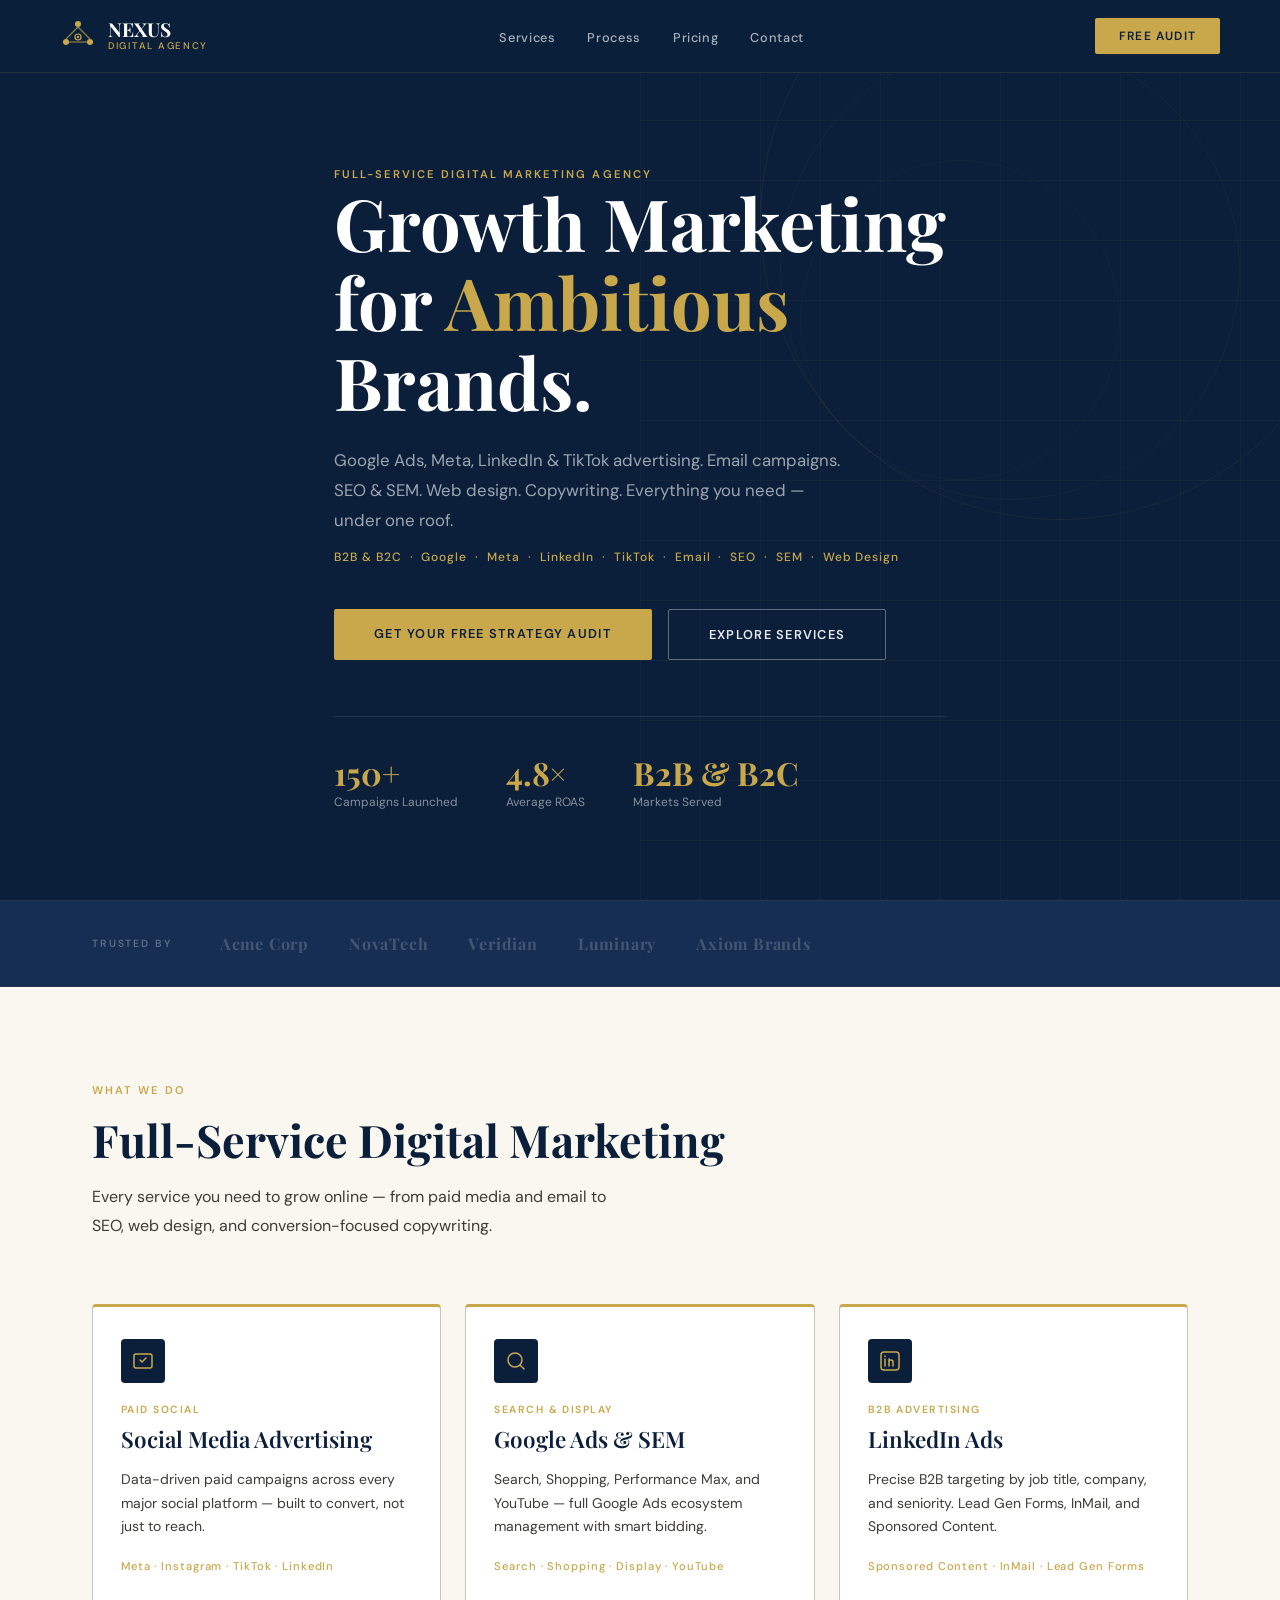
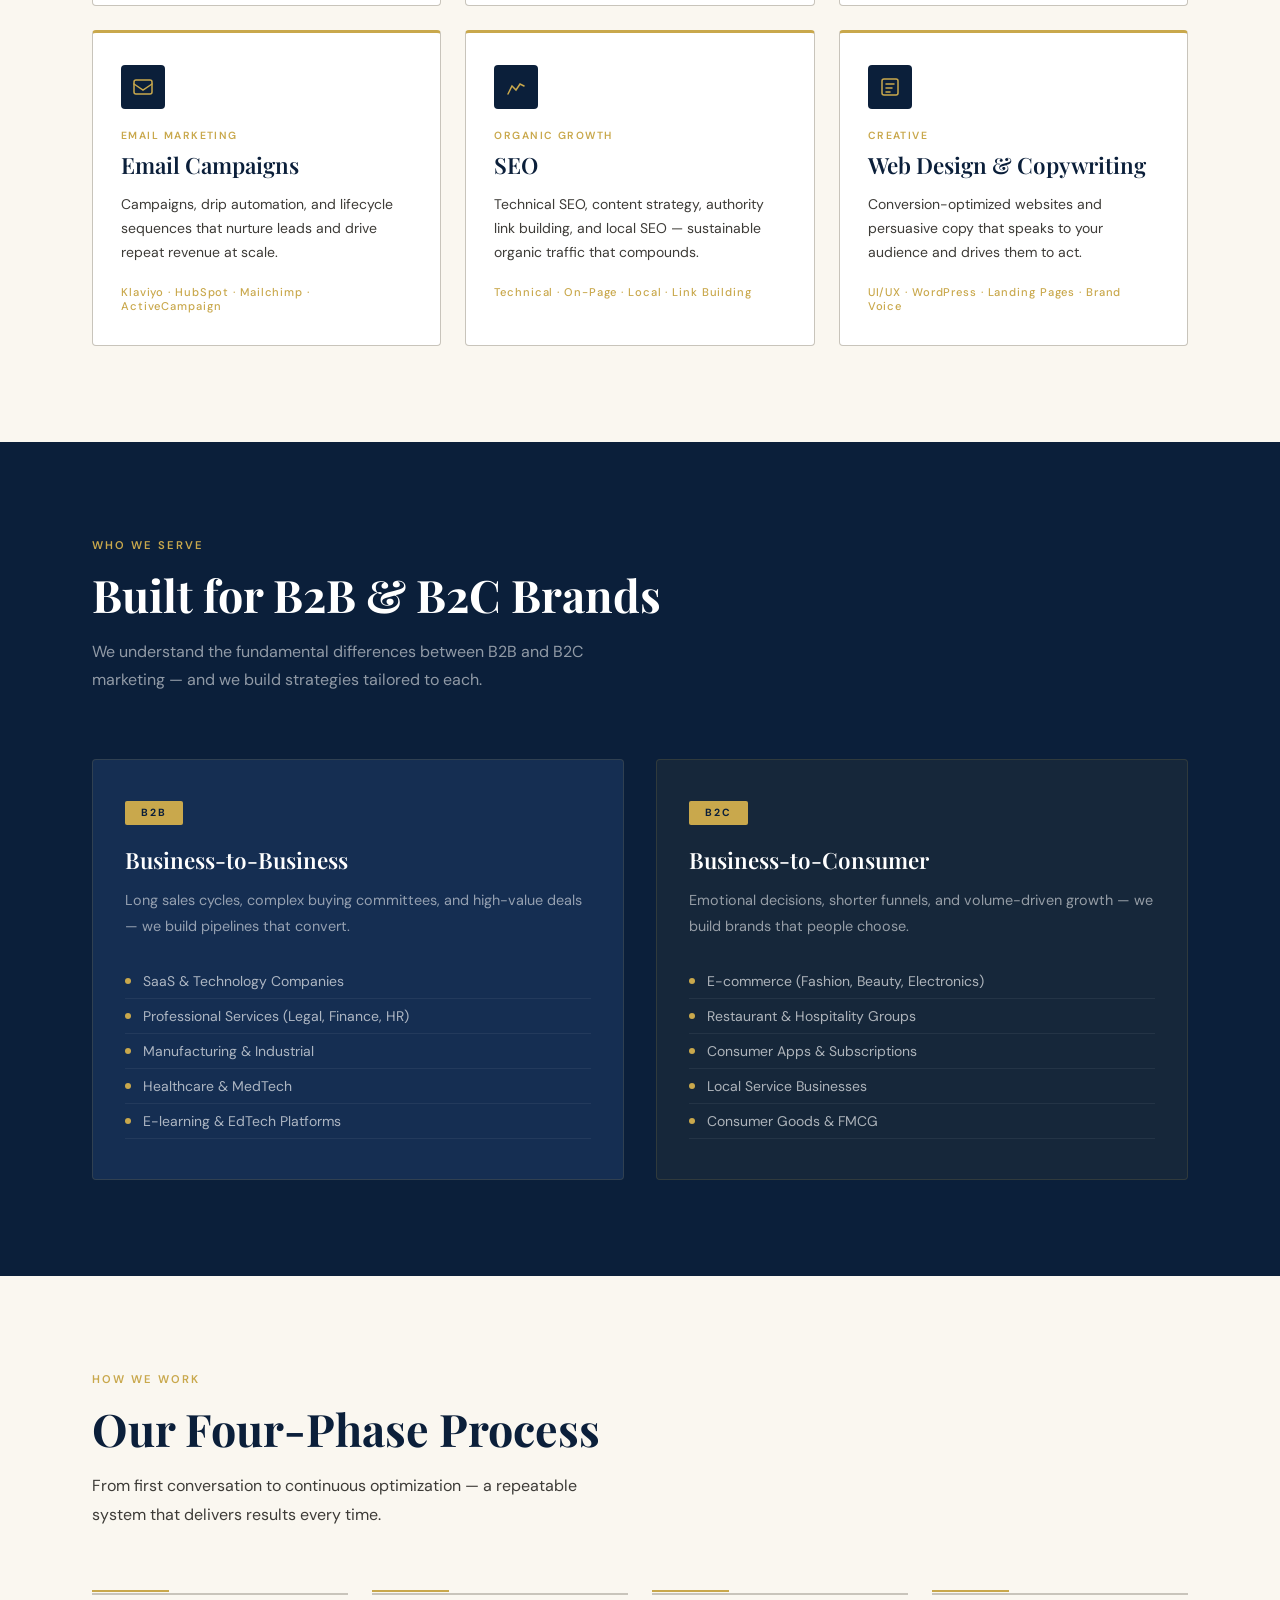
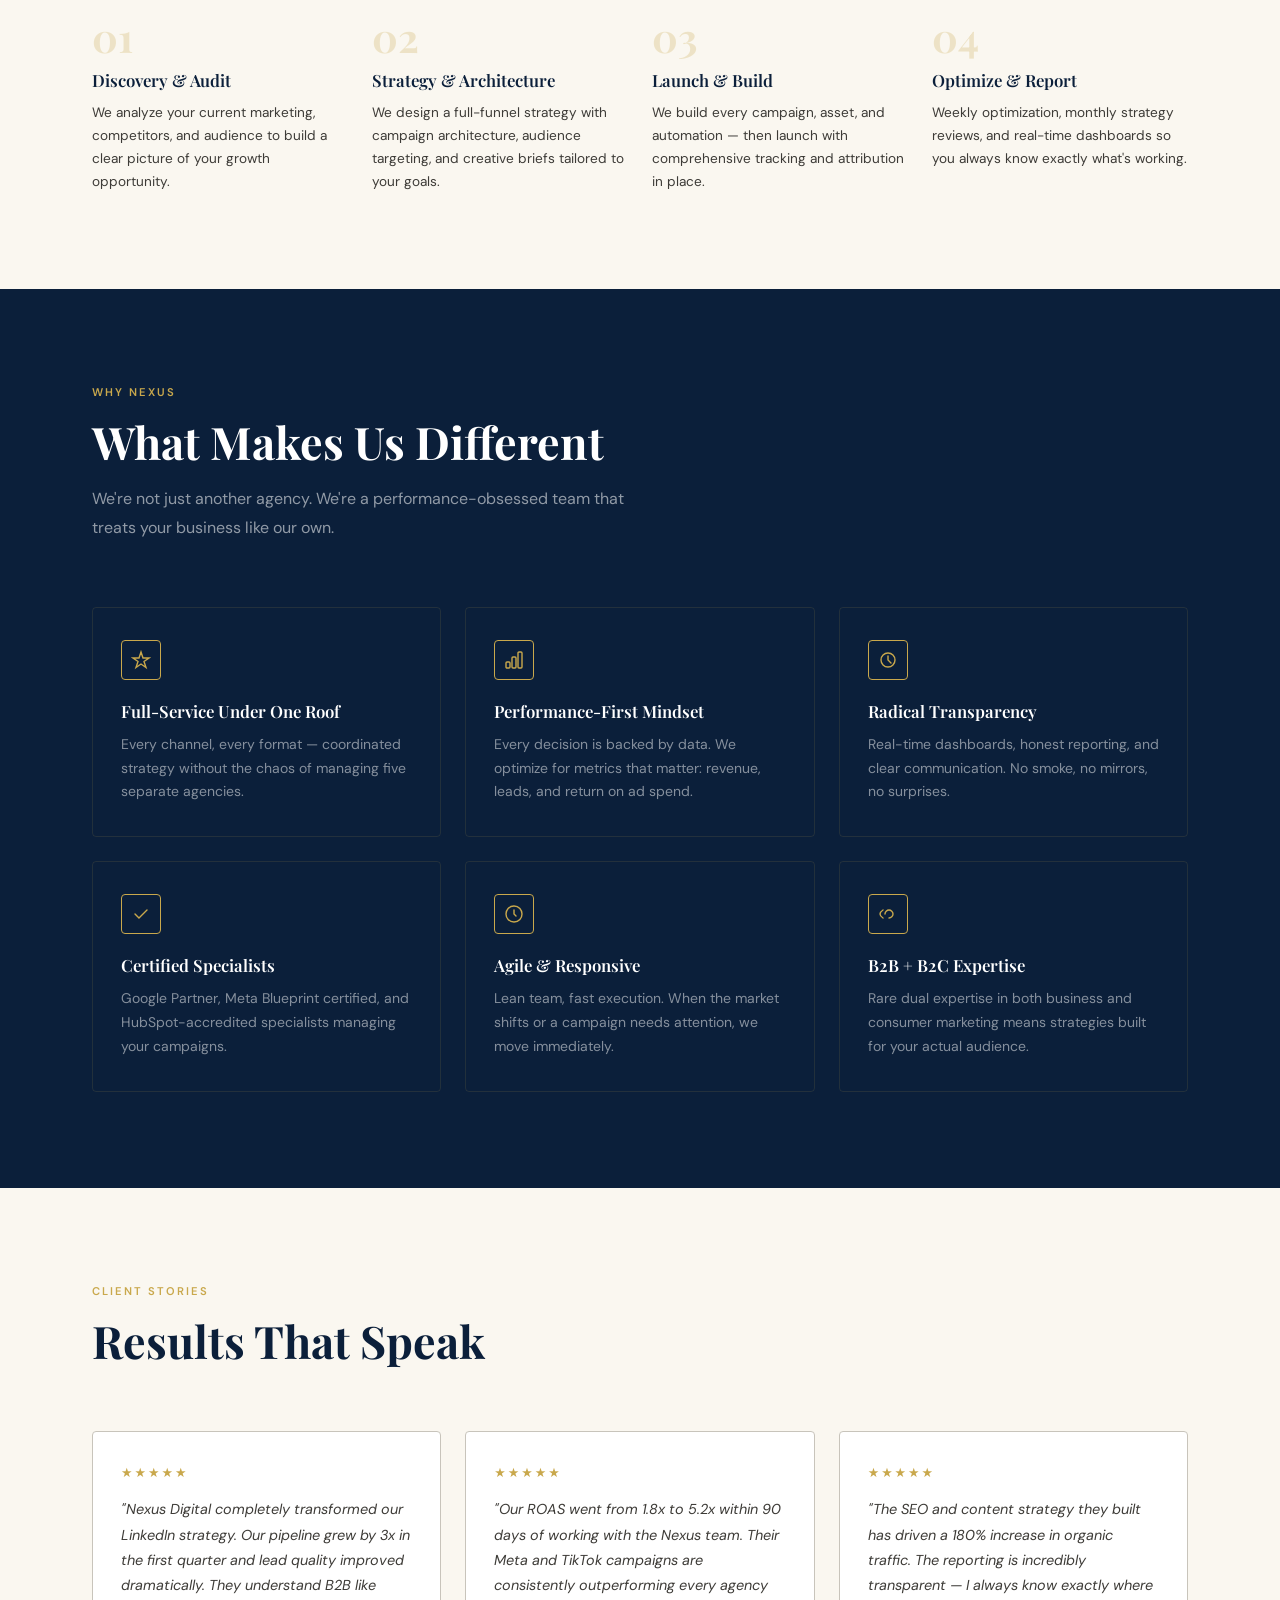
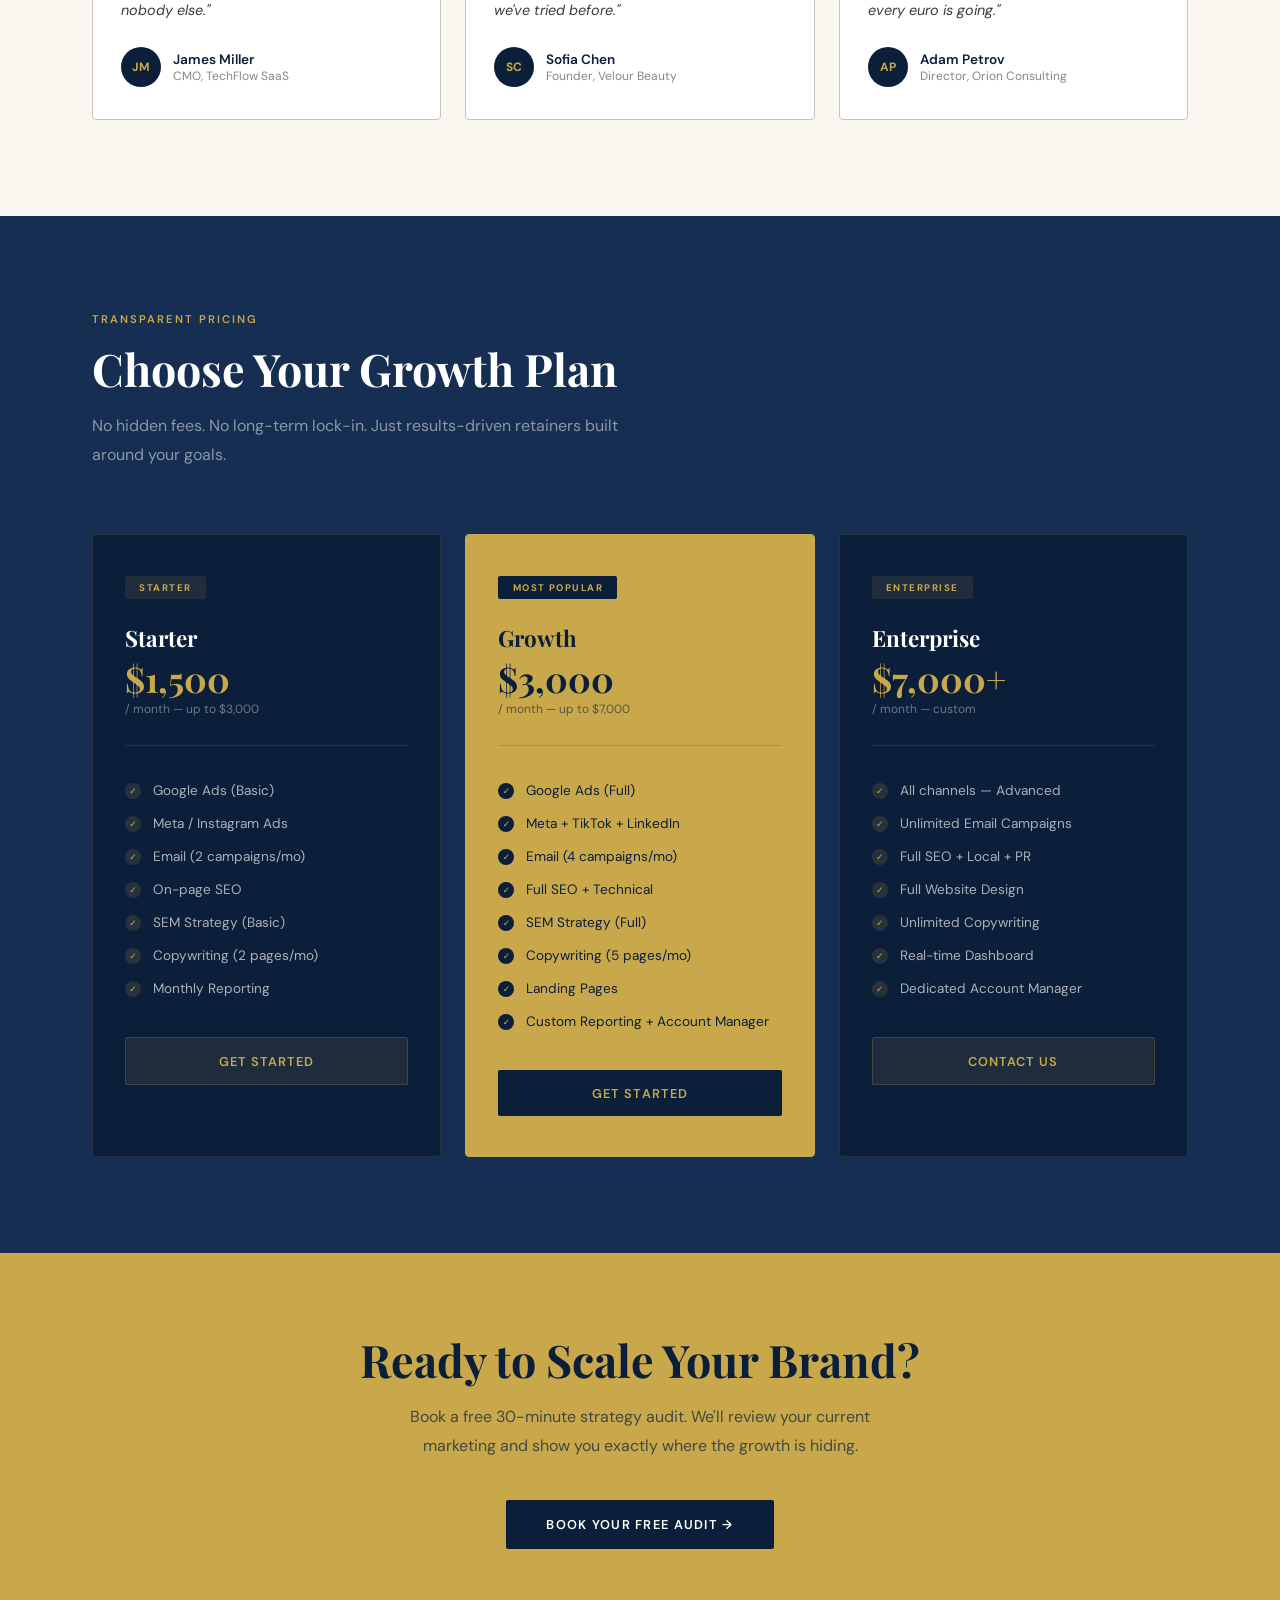
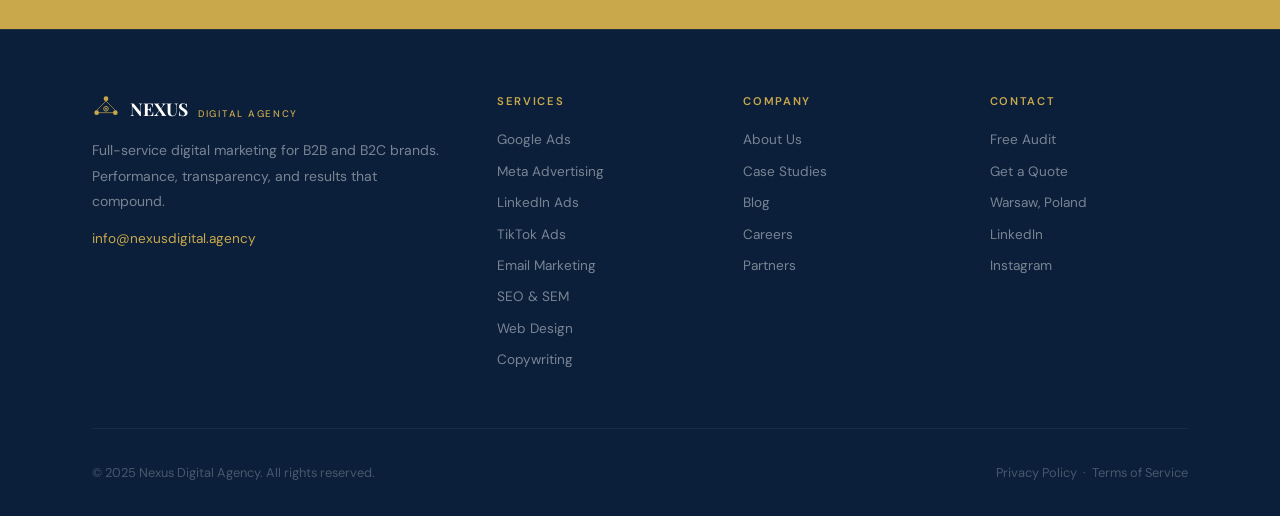
<file: Nexus .html>
<!DOCTYPE html>
<html lang="en">
<head>
<meta charset="UTF-8"/>
<meta name="viewport" content="width=device-width, initial-scale=1.0"/>
<title>Nexus Digital Agency — Performance-Driven Marketing</title>
<link rel="preconnect" href="https://fonts.googleapis.com"/>
<link rel="preconnect" href="https://fonts.gstatic.com" crossorigin/>
<link href="https://fonts.googleapis.com/css2?family=Playfair+Display:ital,wght@0,400;0,600;0,700;0,900;1,400&family=DM+Sans:wght@300;400;500;600&display=swap" rel="stylesheet"/>

<style>
/* ════════════════════════════════════════
NEXUS DIGITAL AGENCY — HOMEPAGE
Brand: Deep Navy (#0B1F3A) + Gold (#C9A84C)
Fonts: Playfair Display + DM Sans
════════════════════════════════════════ */

:root {
--navy: #0B1F3A;
--navy-mid: #152E52;
--navy-light: #1E3F6F;
--gold: #C9A84C;
--gold-light: #E8C96B;
--gold-pale: #F5E6B8;
--cream: #FAF7F0;
--white: #FFFFFF;
--gray-100: #F4F2EE;
--gray-300: #C8C4BB;
--gray-500: #8A8680;
--gray-700: #3D3B37;
--serif: 'Playfair Display', Georgia, serif;
--sans: 'DM Sans', system-ui, sans-serif;
--ease: cubic-bezier(0.25, 0.46, 0.45, 0.94);
}

*, *::before, *::after { box-sizing: border-box; margin: 0; padding: 0; }
html { scroll-behavior: smooth; }
body { font-family: var(--sans); background: var(--cream); color: var(--navy); overflow-x: hidden; }

/* ── TYPOGRAPHY ── */
h1, h2, h3 { font-family: var(--serif); }
h1 { font-size: clamp(2.5rem, 6vw, 4.5rem); font-weight: 700; line-height: 1.1; }
h2 { font-size: clamp(1.8rem, 4vw, 2.8rem); font-weight: 700; line-height: 1.2; }
h3 { font-size: clamp(1.1rem, 2vw, 1.4rem); font-weight: 600; line-height: 1.4; }
p { font-size: 1rem; line-height: 1.8; color: var(--gray-700); }
a { text-decoration: none; color: inherit; }

.label {
font-size: 0.7rem;
font-weight: 600;
letter-spacing: 0.18em;
text-transform: uppercase;
color: var(--gold);
}

/* ── LAYOUT ── */
.container { max-width: 1160px; margin: 0 auto; padding: 0 2rem; }
.section { padding: 6rem 0; }

/* ── BUTTONS ── */
.btn {
display: inline-block;
font-family: var(--sans);
font-size: 0.8rem;
font-weight: 600;
letter-spacing: 0.1em;
text-transform: uppercase;
padding: 1rem 2.5rem;
border-radius: 2px;
cursor: pointer;
transition: all 0.25s var(--ease);
border: none;
outline: none;
}
.btn-gold {
background: var(--gold);
color: var(--navy);
}
.btn-gold:hover {
background: var(--gold-light);
transform: translateY(-2px);
}
.btn-outline {
background: transparent;
color: rgba(255,255,255,0.9);
border: 1px solid rgba(255,255,255,0.35);
}
.btn-outline:hover {
border-color: var(--gold);
color: var(--gold);
transform: translateY(-2px);
}
.btn-navy {
background: var(--navy);
color: var(--white);
}
.btn-navy:hover {
background: var(--navy-light);
transform: translateY(-2px);
}

/* ════════════════════════════════════════
NAVBAR
════════════════════════════════════════ */
.navbar {
position: fixed;
top: 0; left: 0; right: 0;
z-index: 100;
background: rgba(11, 31, 58, 0.97);
backdrop-filter: blur(12px);
border-bottom: 1px solid rgba(201,168,76,0.15);
padding: 0 2rem;
}
.navbar-inner {
max-width: 1160px;
margin: 0 auto;
height: 72px;
display: flex;
align-items: center;
justify-content: space-between;
}
.navbar-logo {
display: flex;
align-items: center;
gap: 12px;
}
.navbar-logo-mark {
width: 36px;
height: 36px;
}
.navbar-logo-text .name {
font-family: var(--serif);
font-size: 1.2rem;
font-weight: 700;
color: var(--white);
line-height: 1;
}
.navbar-logo-text .tagline {
font-size: 0.6rem;
font-weight: 500;
letter-spacing: 0.18em;
text-transform: uppercase;
color: var(--gold);
}
.navbar-nav {
display: flex;
align-items: center;
gap: 2rem;
list-style: none;
}
.navbar-nav a {
font-size: 0.8rem;
font-weight: 500;
letter-spacing: 0.05em;
color: rgba(255,255,255,0.65);
transition: color 0.2s;
}
.navbar-nav a:hover { color: var(--gold); }
.navbar-cta {
font-size: 0.75rem;
font-weight: 600;
letter-spacing: 0.1em;
text-transform: uppercase;
background: var(--gold);
color: var(--navy);
padding: 0.65rem 1.5rem;
border-radius: 2px;
transition: all 0.2s;
}
.navbar-cta:hover {
background: var(--gold-light);
transform: translateY(-1px);
}

/* ════════════════════════════════════════
HERO
════════════════════════════════════════ */
.hero {
background: var(--navy);
min-height: 100vh;
display: flex;
align-items: center;
position: relative;
overflow: hidden;
padding-top: 72px;
}
.hero-geo {
position: absolute;
top: 0; right: 0; bottom: 0;
width: 55%;
pointer-events: none;
opacity: 0.07;
}
.hero-geo-circle1 {
position: absolute;
top: -80px; right: -80px;
width: 600px; height: 600px;
border-radius: 50%;
border: 1px solid var(--gold);
}
.hero-geo-circle2 {
position: absolute;
top: 40px; right: 40px;
width: 460px; height: 460px;
border-radius: 50%;
border: 1px solid var(--gold);
}
.hero-geo-circle3 {
position: absolute;
top: 160px; right: 160px;
width: 320px; height: 320px;
border-radius: 50%;
border: 1px solid var(--gold);
}
.hero-geo-grid {
position: absolute;
bottom: 0; right: 0;
width: 50%;
height: 100%;
background-image:
linear-gradient(rgba(201,168,76,0.04) 1px, transparent 1px),
linear-gradient(90deg, rgba(201,168,76,0.04) 1px, transparent 1px);
background-size: 60px 60px;
}
.hero-content { position: relative; z-index: 2; max-width: 680px; }
.hero-label { margin-bottom: 1.5rem; }
.hero h1 { color: var(--white); margin-bottom: 1.5rem; }
.hero h1 em { font-style: normal; color: var(--gold); }
.hero-desc {
font-size: 1.05rem;
color: rgba(255,255,255,0.6);
line-height: 1.8;
margin-bottom: 0.75rem;
max-width: 520px;
}
.hero-channels {
font-size: 0.75rem;
font-weight: 500;
letter-spacing: 0.08em;
color: var(--gold);
margin-bottom: 2.5rem;
}
.hero-actions { display: flex; gap: 1rem; flex-wrap: wrap; margin-bottom: 3.5rem; }
.hero-stats {
display: flex;
gap: 3rem;
padding-top: 2.5rem;
border-top: 1px solid rgba(255,255,255,0.1);
}
.hero-stat-num {
font-family: var(--serif);
font-size: 2rem;
font-weight: 700;
color: var(--gold);
line-height: 1;
}
.hero-stat-label {
font-size: 0.75rem;
color: rgba(255,255,255,0.5);
margin-top: 0.3rem;
}

/* ════════════════════════════════════════
SECTION: CLIENTS STRIP
════════════════════════════════════════ */
.clients-strip {
background: var(--navy-mid);
padding: 2rem 0;
border-top: 1px solid rgba(201,168,76,0.1);
border-bottom: 1px solid rgba(201,168,76,0.1);
}
.clients-inner {
max-width: 1160px;
margin: 0 auto;
padding: 0 2rem;
display: flex;
align-items: center;
gap: 3rem;
flex-wrap: wrap;
}
.clients-label {
font-size: 0.65rem;
font-weight: 600;
letter-spacing: 0.18em;
text-transform: uppercase;
color: rgba(255,255,255,0.3);
white-space: nowrap;
}
.client-logos { display: flex; gap: 2.5rem; align-items: center; flex-wrap: wrap; flex: 1; }
.client-logo-placeholder {
font-family: var(--serif);
font-size: 1rem;
font-weight: 700;
color: rgba(255,255,255,0.2);
white-space: nowrap;
letter-spacing: 0.05em;
}

/* ════════════════════════════════════════
SECTION: SERVICES
════════════════════════════════════════ */
.services { background: var(--cream); }
.section-header { margin-bottom: 4rem; }
.section-header .label { margin-bottom: 1rem; display: block; }
.section-header h2 { margin-bottom: 1rem; }
.section-header p { max-width: 540px; }

.services-grid {
display: grid;
grid-template-columns: repeat(3, 1fr);
gap: 1.5rem;
}
.service-card {
background: var(--white);
border: 1px solid var(--gray-300);
border-top: 3px solid var(--gold);
border-radius: 4px;
padding: 2rem 1.75rem;
transition: all 0.3s var(--ease);
position: relative;
overflow: hidden;
}
.service-card::before {
content: '';
position: absolute;
bottom: 0; left: 0; right: 0;
height: 3px;
background: var(--navy);
transform: scaleX(0);
transition: transform 0.3s var(--ease);
}
.service-card:hover {
transform: translateY(-4px);
box-shadow: 0 16px 40px rgba(11,31,58,0.12);
}
.service-card:hover::before { transform: scaleX(1); }
.service-icon {
width: 44px;
height: 44px;
background: var(--navy);
border-radius: 4px;
display: flex;
align-items: center;
justify-content: center;
margin-bottom: 1.25rem;
}
.service-icon svg { width: 22px; height: 22px; }
.service-tag {
font-size: 0.65rem;
font-weight: 600;
letter-spacing: 0.14em;
text-transform: uppercase;
color: var(--gold);
margin-bottom: 0.5rem;
}
.service-card h3 { margin-bottom: 0.75rem; color: var(--navy); }
.service-card p { font-size: 0.875rem; line-height: 1.7; }
.service-platforms {
margin-top: 1.25rem;
font-size: 0.7rem;
font-weight: 500;
letter-spacing: 0.08em;
color: var(--gold);
}

/* ════════════════════════════════════════
SECTION: B2B / B2C
════════════════════════════════════════ */
.markets { background: var(--navy); }
.markets .section-header .label { color: var(--gold); }
.markets .section-header h2 { color: var(--white); }
.markets .section-header p { color: rgba(255,255,255,0.55); }

.markets-grid { display: grid; grid-template-columns: 1fr 1fr; gap: 2rem; }
.market-card {
border-radius: 4px;
padding: 2.5rem 2rem;
border: 1px solid rgba(201,168,76,0.15);
}
.market-card.b2b { background: var(--navy-mid); }
.market-card.b2c { background: rgba(201,168,76,0.06); }
.market-badge {
display: inline-block;
font-size: 0.65rem;
font-weight: 700;
letter-spacing: 0.2em;
text-transform: uppercase;
background: var(--gold);
color: var(--navy);
padding: 0.35rem 1rem;
border-radius: 2px;
margin-bottom: 1.25rem;
}
.market-card h3 { color: var(--white); margin-bottom: 0.75rem; }
.market-card > p { color: rgba(255,255,255,0.55); font-size: 0.9rem; margin-bottom: 1.5rem; }
.market-list { list-style: none; }
.market-list li {
font-size: 0.875rem;
color: rgba(255,255,255,0.65);
padding: 0.5rem 0;
border-bottom: 1px solid rgba(255,255,255,0.06);
display: flex;
align-items: center;
gap: 0.75rem;
}
.market-list li::before {
content: '';
width: 6px;
height: 6px;
border-radius: 50%;
background: var(--gold);
flex-shrink: 0;
}

/* ════════════════════════════════════════
SECTION: PROCESS
════════════════════════════════════════ */
.process { background: var(--cream); }
.process-steps { display: grid; grid-template-columns: repeat(4, 1fr); gap: 1.5rem; margin-top: 3.5rem; }
.process-step {
position: relative;
padding-top: 1.5rem;
}
.process-step::before {
content: '';
position: absolute;
top: 0; left: 0;
width: 100%;
height: 2px;
background: var(--gray-300);
}
.process-step::after {
content: '';
position: absolute;
top: -3px; left: 0;
width: 30%;
height: 2px;
background: var(--gold);
transition: width 0.4s var(--ease);
}
.process-step:hover::after { width: 100%; }
.step-num {
font-family: var(--serif);
font-size: 2.5rem;
font-weight: 700;
color: var(--gold);
opacity: 0.25;
line-height: 1;
margin-bottom: 0.75rem;
}
.process-step h3 { margin-bottom: 0.5rem; font-size: 1.05rem; }
.process-step p { font-size: 0.85rem; line-height: 1.7; }

/* ════════════════════════════════════════
SECTION: WHY US
════════════════════════════════════════ */
.why { background: var(--navy); }
.why .section-header h2 { color: var(--white); }
.why .section-header p { color: rgba(255,255,255,0.55); }
.why-grid { display: grid; grid-template-columns: repeat(3, 1fr); gap: 1.5rem; }
.why-card {
padding: 2rem 1.75rem;
border: 1px solid rgba(201,168,76,0.12);
border-radius: 4px;
transition: border-color 0.3s;
}
.why-card:hover { border-color: rgba(201,168,76,0.5); }
.why-icon {
width: 40px; height: 40px;
border: 1px solid var(--gold);
border-radius: 4px;
display: flex; align-items: center; justify-content: center;
margin-bottom: 1.25rem;
}
.why-card h3 { color: var(--white); font-size: 1.05rem; margin-bottom: 0.6rem; }
.why-card p { font-size: 0.875rem; color: rgba(255,255,255,0.5); line-height: 1.7; }

/* ════════════════════════════════════════
SECTION: TESTIMONIALS
════════════════════════════════════════ */
.testimonials { background: var(--cream); }
.testimonials-grid { display: grid; grid-template-columns: repeat(3, 1fr); gap: 1.5rem; }
.testimonial-card {
background: var(--white);
border: 1px solid var(--gray-300);
border-radius: 4px;
padding: 2rem 1.75rem;
}
.testimonial-stars { color: var(--gold); font-size: 0.8rem; letter-spacing: 2px; margin-bottom: 1rem; }
.testimonial-text { font-size: 0.9rem; line-height: 1.75; color: var(--gray-700); margin-bottom: 1.5rem; font-style: italic; }
.testimonial-author { display: flex; align-items: center; gap: 0.75rem; }
.testimonial-avatar {
width: 40px; height: 40px;
border-radius: 50%;
background: var(--navy);
display: flex; align-items: center; justify-content: center;
font-size: 0.75rem; font-weight: 700;
color: var(--gold);
flex-shrink: 0;
}
.testimonial-name { font-size: 0.85rem; font-weight: 600; color: var(--navy); }
.testimonial-role { font-size: 0.75rem; color: var(--gray-500); }

/* ════════════════════════════════════════
SECTION: PRICING
════════════════════════════════════════ */
.pricing { background: var(--navy-mid); }
.pricing .section-header .label { color: var(--gold); }
.pricing .section-header h2 { color: var(--white); }
.pricing .section-header p { color: rgba(255,255,255,0.5); }
.pricing-grid { display: grid; grid-template-columns: repeat(3, 1fr); gap: 1.5rem; }
.pricing-card {
background: var(--navy);
border: 1px solid rgba(201,168,76,0.15);
border-radius: 4px;
padding: 2.5rem 2rem;
transition: all 0.3s var(--ease);
}
.pricing-card:hover { transform: translateY(-4px); border-color: rgba(201,168,76,0.4); }
.pricing-card.featured {
background: var(--gold);
border-color: var(--gold);
}
.pricing-badge {
display: inline-block;
font-size: 0.6rem;
font-weight: 700;
letter-spacing: 0.15em;
text-transform: uppercase;
padding: 0.3rem 0.9rem;
border-radius: 2px;
margin-bottom: 1.5rem;
}
.pricing-card:not(.featured) .pricing-badge {
background: rgba(201,168,76,0.1);
color: var(--gold);
}
.pricing-card.featured .pricing-badge {
background: var(--navy);
color: var(--gold);
}
.pricing-name {
font-family: var(--serif);
font-size: 1.4rem;
font-weight: 700;
margin-bottom: 0.5rem;
}
.pricing-card:not(.featured) .pricing-name { color: var(--white); }
.pricing-card.featured .pricing-name { color: var(--navy); }
.pricing-price {
font-family: var(--serif);
font-size: 2.2rem;
font-weight: 700;
line-height: 1;
margin-bottom: 0.35rem;
}
.pricing-card:not(.featured) .pricing-price { color: var(--gold); }
.pricing-card.featured .pricing-price { color: var(--navy); }
.pricing-period { font-size: 0.75rem; margin-bottom: 1.75rem; }
.pricing-card:not(.featured) .pricing-period { color: rgba(255,255,255,0.4); }
.pricing-card.featured .pricing-period { color: rgba(11,31,58,0.6); }
.pricing-divider {
height: 1px;
margin-bottom: 1.75rem;
}
.pricing-card:not(.featured) .pricing-divider { background: rgba(255,255,255,0.08); }
.pricing-card.featured .pricing-divider { background: rgba(11,31,58,0.15); }
.pricing-features { list-style: none; margin-bottom: 2rem; }
.pricing-features li {
font-size: 0.85rem;
padding: 0.5rem 0;
display: flex;
align-items: center;
gap: 0.75rem;
}
.pricing-card:not(.featured) .pricing-features li { color: rgba(255,255,255,0.65); }
.pricing-card.featured .pricing-features li { color: var(--navy); }
.pricing-features li .check {
width: 16px; height: 16px;
border-radius: 50%;
flex-shrink: 0;
display: flex; align-items: center; justify-content: center;
font-size: 0.55rem;
font-weight: 700;
}
.pricing-card:not(.featured) .check { background: rgba(201,168,76,0.15); color: var(--gold); }
.pricing-card.featured .check { background: var(--navy); color: var(--gold); }
.pricing-cta {
width: 100%;
text-align: center;
padding: 0.9rem;
font-family: var(--sans);
font-size: 0.8rem;
font-weight: 600;
letter-spacing: 0.08em;
text-transform: uppercase;
border: none;
border-radius: 2px;
cursor: pointer;
transition: all 0.25s;
}
.pricing-card:not(.featured) .pricing-cta {
background: rgba(201,168,76,0.1);
color: var(--gold);
border: 1px solid rgba(201,168,76,0.2);
}
.pricing-card:not(.featured) .pricing-cta:hover {
background: var(--gold);
color: var(--navy);
}
.pricing-card.featured .pricing-cta {
background: var(--navy);
color: var(--gold);
}
.pricing-card.featured .pricing-cta:hover { background: var(--navy-light); }

/* ════════════════════════════════════════
SECTION: CTA BAND
════════════════════════════════════════ */
.cta-band {
background: var(--gold);
padding: 5rem 0;
text-align: center;
}
.cta-band h2 {
color: var(--navy);
margin-bottom: 1rem;
}
.cta-band p {
color: rgba(11,31,58,0.7);
max-width: 520px;
margin: 0 auto 2.5rem;
font-size: 1rem;
}

/* ════════════════════════════════════════
FOOTER
════════════════════════════════════════ */
footer {
background: var(--navy);
padding: 4rem 0 2rem;
border-top: 1px solid rgba(201,168,76,0.15);
}
.footer-grid {
display: grid;
grid-template-columns: 1.8fr 1fr 1fr 1fr;
gap: 3rem;
margin-bottom: 3rem;
}
.footer-brand p { font-size: 0.875rem; color: rgba(255,255,255,0.45); line-height: 1.8; margin-top: 1rem; }
.footer-col h4 {
font-size: 0.7rem;
font-weight: 600;
letter-spacing: 0.15em;
text-transform: uppercase;
color: var(--gold);
margin-bottom: 1.25rem;
}
.footer-links { list-style: none; }
.footer-links li { margin-bottom: 0.65rem; }
.footer-links a { font-size: 0.85rem; color: rgba(255,255,255,0.45); transition: color 0.2s; }
.footer-links a:hover { color: var(--gold); }
.footer-bottom {
padding-top: 2rem;
border-top: 1px solid rgba(255,255,255,0.06);
display: flex;
justify-content: space-between;
align-items: center;
flex-wrap: wrap;
gap: 1rem;
}
.footer-bottom p { font-size: 0.8rem; color: rgba(255,255,255,0.25); }

/* ── RESPONSIVE ── */
@media (max-width: 900px) {
.services-grid { grid-template-columns: 1fr 1fr; }
.markets-grid { grid-template-columns: 1fr; }
.why-grid { grid-template-columns: 1fr 1fr; }
.testimonials-grid { grid-template-columns: 1fr; }
.pricing-grid { grid-template-columns: 1fr; }
.footer-grid { grid-template-columns: 1fr 1fr; }
.process-steps { grid-template-columns: 1fr 1fr; }
}
@media (max-width: 640px) {
.services-grid { grid-template-columns: 1fr; }
.why-grid { grid-template-columns: 1fr; }
.footer-grid { grid-template-columns: 1fr; }
.hero-stats { gap: 1.5rem; flex-wrap: wrap; }
.navbar-nav { display: none; }
.process-steps { grid-template-columns: 1fr; }
}
</style>
</head>
<body>

<!-- ════════════════════════════════
NAVBAR
════════════════════════════════ -->
<nav class="navbar">
<div class="navbar-inner">
<a href="#" class="navbar-logo">
<svg class="navbar-logo-mark" viewBox="0 0 36 36" fill="none" xmlns="http://www.w3.org/2000/svg">
<circle cx="18" cy="6" r="3" fill="#C9A84C"/>
<circle cx="30" cy="24" r="3" fill="#C9A84C"/>
<circle cx="6" cy="24" r="3" fill="#C9A84C"/>
<line x1="18" y1="9" x2="6" y2="21" stroke="#C9A84C" stroke-width="1.2" opacity="0.7"/>
<line x1="18" y1="9" x2="30" y2="21" stroke="#C9A84C" stroke-width="1.2" opacity="0.7"/>
<line x1="6" y1="24" x2="30" y2="24" stroke="#C9A84C" stroke-width="1.2" opacity="0.7"/>
<circle cx="18" cy="19" r="3" fill="none" stroke="#C9A84C" stroke-width="1.2"/>
<circle cx="18" cy="19" r="1.2" fill="#C9A84C"/>
</svg>
<div class="navbar-logo-text">
<div class="name">NEXUS</div>
<div class="tagline">Digital Agency</div>
</div>
</a>

<ul class="navbar-nav">
<li><a href="#services">Services</a></li>
<li><a href="#process">Process</a></li>
<li><a href="#pricing">Pricing</a></li>
<li><a href="#contact">Contact</a></li>
</ul>

<a href="#contact" class="navbar-cta">Free Audit</a>
</div>
</nav>


<!-- ════════════════════════════════
HERO
════════════════════════════════ -->
<section class="hero">
<div class="hero-geo-grid"></div>
<div class="hero-geo-circle1" style="position:absolute;top:-80px;right:-80px;width:600px;height:600px;border-radius:50%;border:1px solid rgba(201,168,76,0.08);"></div>
<div class="hero-geo-circle2" style="position:absolute;top:40px;right:40px;width:460px;height:460px;border-radius:50%;border:1px solid rgba(201,168,76,0.05);"></div>
<div class="hero-geo-circle3" style="position:absolute;top:160px;right:160px;width:320px;height:320px;border-radius:50%;border:1px solid rgba(201,168,76,0.04);"></div>

<div class="container">
<div class="hero-content">
<span class="label hero-label">Full-Service Digital Marketing Agency</span>
<h1>
Growth Marketing<br/>
for <em>Ambitious</em><br/>
Brands.
</h1>
<p class="hero-desc">
Google Ads, Meta, LinkedIn &amp; TikTok advertising. Email campaigns. SEO &amp; SEM. Web design. Copywriting. Everything you need — under one roof.
</p>
<p class="hero-channels">B2B &amp; B2C &nbsp;·&nbsp; Google &nbsp;·&nbsp; Meta &nbsp;·&nbsp; LinkedIn &nbsp;·&nbsp; TikTok &nbsp;·&nbsp; Email &nbsp;·&nbsp; SEO &nbsp;·&nbsp; SEM &nbsp;·&nbsp; Web Design</p>
<div class="hero-actions">
<a href="#contact" class="btn btn-gold">Get Your Free Strategy Audit</a>
<a href="#services" class="btn btn-outline">Explore Services</a>
</div>
<div class="hero-stats">
<div>
<div class="hero-stat-num">150+</div>
<div class="hero-stat-label">Campaigns Launched</div>
</div>
<div>
<div class="hero-stat-num">4.8×</div>
<div class="hero-stat-label">Average ROAS</div>
</div>
<div>
<div class="hero-stat-num">B2B &amp; B2C</div>
<div class="hero-stat-label">Markets Served</div>
</div>
</div>
</div>
</div>
</section>


<!-- ════════════════════════════════
CLIENTS STRIP
════════════════════════════════ -->
<div class="clients-strip">
<div class="clients-inner">
<span class="clients-label">Trusted by</span>
<div class="client-logos">
<span class="client-logo-placeholder">Acme Corp</span>
<span class="client-logo-placeholder">NovaTech</span>
<span class="client-logo-placeholder">Veridian</span>
<span class="client-logo-placeholder">Luminary</span>
<span class="client-logo-placeholder">Axiom Brands</span>
</div>
</div>
</div>


<!-- ════════════════════════════════
SERVICES
════════════════════════════════ -->
<section class="section services" id="services">
<div class="container">
<div class="section-header">
<span class="label">What We Do</span>
<h2>Full-Service Digital Marketing</h2>
<p>Every service you need to grow online — from paid media and email to SEO, web design, and conversion-focused copywriting.</p>
</div>

<div class="services-grid">

<!-- Paid Social -->
<div class="service-card">
<div class="service-icon">
<svg viewBox="0 0 22 22" fill="none" stroke="#C9A84C" stroke-width="1.5" stroke-linecap="round">
<rect x="2" y="4" width="18" height="14" rx="2"/>
<path d="M8 10 l2 2 4-4"/>
</svg>
</div>
<div class="service-tag">Paid Social</div>
<h3>Social Media Advertising</h3>
<p>Data-driven paid campaigns across every major social platform — built to convert, not just to reach.</p>
<div class="service-platforms">Meta · Instagram · TikTok · LinkedIn</div>
</div>

<!-- Google Ads -->
<div class="service-card">
<div class="service-icon">
<svg viewBox="0 0 22 22" fill="none" stroke="#C9A84C" stroke-width="1.5" stroke-linecap="round">
<circle cx="10" cy="10" r="7"/>
<path d="M15 15 l4 4"/>
</svg>
</div>
<div class="service-tag">Search &amp; Display</div>
<h3>Google Ads &amp; SEM</h3>
<p>Search, Shopping, Performance Max, and YouTube — full Google Ads ecosystem management with smart bidding.</p>
<div class="service-platforms">Search · Shopping · Display · YouTube</div>
</div>

<!-- LinkedIn Ads -->
<div class="service-card">
<div class="service-icon">
<svg viewBox="0 0 22 22" fill="none" stroke="#C9A84C" stroke-width="1.5" stroke-linecap="round">
<rect x="2" y="2" width="18" height="18" rx="3"/>
<path d="M6 9v7M6 6v.5M10 16v-4c0-1.5 1-2 2-2s2 .5 2 2v4M10 9v7"/>
</svg>
</div>
<div class="service-tag">B2B Advertising</div>
<h3>LinkedIn Ads</h3>
<p>Precise B2B targeting by job title, company, and seniority. Lead Gen Forms, InMail, and Sponsored Content.</p>
<div class="service-platforms">Sponsored Content · InMail · Lead Gen Forms</div>
</div>

<!-- Email -->
<div class="service-card">
<div class="service-icon">
<svg viewBox="0 0 22 22" fill="none" stroke="#C9A84C" stroke-width="1.5" stroke-linecap="round">
<rect x="2" y="4" width="18" height="14" rx="2"/>
<path d="M2 8 l9 6 9-6"/>
</svg>
</div>
<div class="service-tag">Email Marketing</div>
<h3>Email Campaigns</h3>
<p>Campaigns, drip automation, and lifecycle sequences that nurture leads and drive repeat revenue at scale.</p>
<div class="service-platforms">Klaviyo · HubSpot · Mailchimp · ActiveCampaign</div>
</div>

<!-- SEO -->
<div class="service-card">
<div class="service-icon">
<svg viewBox="0 0 22 22" fill="none" stroke="#C9A84C" stroke-width="1.5" stroke-linecap="round">
<path d="M3 18 l4-8 4 4 4-6 4 2"/>
</svg>
</div>
<div class="service-tag">Organic Growth</div>
<h3>SEO</h3>
<p>Technical SEO, content strategy, authority link building, and local SEO — sustainable organic traffic that compounds.</p>
<div class="service-platforms">Technical · On-Page · Local · Link Building</div>
</div>

<!-- Copywriting + Web -->
<div class="service-card">
<div class="service-icon">
<svg viewBox="0 0 22 22" fill="none" stroke="#C9A84C" stroke-width="1.5" stroke-linecap="round">
<rect x="3" y="3" width="16" height="16" rx="2"/>
<path d="M7 8h8M7 12h6M7 16h4"/>
</svg>
</div>
<div class="service-tag">Creative</div>
<h3>Web Design &amp; Copywriting</h3>
<p>Conversion-optimized websites and persuasive copy that speaks to your audience and drives them to act.</p>
<div class="service-platforms">UI/UX · WordPress · Landing Pages · Brand Voice</div>
</div>

</div>
</div>
</section>


<!-- ════════════════════════════════
B2B / B2C MARKETS
════════════════════════════════ -->
<section class="section markets">
<div class="container">
<div class="section-header">
<span class="label">Who We Serve</span>
<h2>Built for B2B &amp; B2C Brands</h2>
<p>We understand the fundamental differences between B2B and B2C marketing — and we build strategies tailored to each.</p>
</div>

<div class="markets-grid">
<div class="market-card b2b">
<span class="market-badge">B2B</span>
<h3>Business-to-Business</h3>
<p>Long sales cycles, complex buying committees, and high-value deals — we build pipelines that convert.</p>
<ul class="market-list">
<li>SaaS &amp; Technology Companies</li>
<li>Professional Services (Legal, Finance, HR)</li>
<li>Manufacturing &amp; Industrial</li>
<li>Healthcare &amp; MedTech</li>
<li>E-learning &amp; EdTech Platforms</li>
</ul>
</div>
<div class="market-card b2c">
<span class="market-badge">B2C</span>
<h3>Business-to-Consumer</h3>
<p>Emotional decisions, shorter funnels, and volume-driven growth — we build brands that people choose.</p>
<ul class="market-list">
<li>E-commerce (Fashion, Beauty, Electronics)</li>
<li>Restaurant &amp; Hospitality Groups</li>
<li>Consumer Apps &amp; Subscriptions</li>
<li>Local Service Businesses</li>
<li>Consumer Goods &amp; FMCG</li>
</ul>
</div>
</div>
</div>
</section>


<!-- ════════════════════════════════
PROCESS
════════════════════════════════ -->
<section class="section process" id="process">
<div class="container">
<div class="section-header">
<span class="label">How We Work</span>
<h2>Our Four-Phase Process</h2>
<p>From first conversation to continuous optimization — a repeatable system that delivers results every time.</p>
</div>

<div class="process-steps">
<div class="process-step">
<div class="step-num">01</div>
<h3>Discovery &amp; Audit</h3>
<p>We analyze your current marketing, competitors, and audience to build a clear picture of your growth opportunity.</p>
</div>
<div class="process-step">
<div class="step-num">02</div>
<h3>Strategy &amp; Architecture</h3>
<p>We design a full-funnel strategy with campaign architecture, audience targeting, and creative briefs tailored to your goals.</p>
</div>
<div class="process-step">
<div class="step-num">03</div>
<h3>Launch &amp; Build</h3>
<p>We build every campaign, asset, and automation — then launch with comprehensive tracking and attribution in place.</p>
</div>
<div class="process-step">
<div class="step-num">04</div>
<h3>Optimize &amp; Report</h3>
<p>Weekly optimization, monthly strategy reviews, and real-time dashboards so you always know exactly what's working.</p>
</div>
</div>
</div>
</section>


<!-- ════════════════════════════════
WHY US
════════════════════════════════ -->
<section class="section why">
<div class="container">
<div class="section-header">
<span class="label">Why Nexus</span>
<h2 style="color:var(--white);">What Makes Us Different</h2>
<p>We're not just another agency. We're a performance-obsessed team that treats your business like our own.</p>
</div>

<div class="why-grid">
<div class="why-card">
<div class="why-icon">
<svg width="20" height="20" viewBox="0 0 20 20" fill="none" stroke="#C9A84C" stroke-width="1.4" stroke-linecap="round">
<path d="M10 2 l2 6h6l-5 3.5 2 6L10 14l-5 3.5 2-6L2 8h6z"/>
</svg>
</div>
<h3>Full-Service Under One Roof</h3>
<p>Every channel, every format — coordinated strategy without the chaos of managing five separate agencies.</p>
</div>
<div class="why-card">
<div class="why-icon">
<svg width="20" height="20" viewBox="0 0 20 20" fill="none" stroke="#C9A84C" stroke-width="1.4" stroke-linecap="round">
<rect x="2" y="12" width="4" height="6" rx="1"/>
<rect x="8" y="7" width="4" height="11" rx="1"/>
<rect x="14" y="2" width="4" height="16" rx="1"/>
</svg>
</div>
<h3>Performance-First Mindset</h3>
<p>Every decision is backed by data. We optimize for metrics that matter: revenue, leads, and return on ad spend.</p>
</div>
<div class="why-card">
<div class="why-icon">
<svg width="20" height="20" viewBox="0 0 20 20" fill="none" stroke="#C9A84C" stroke-width="1.4" stroke-linecap="round">
<circle cx="10" cy="10" r="7"/>
<path d="M10 6v4l3 3"/>
</svg>
</div>
<h3>Radical Transparency</h3>
<p>Real-time dashboards, honest reporting, and clear communication. No smoke, no mirrors, no surprises.</p>
</div>
<div class="why-card">
<div class="why-icon">
<svg width="20" height="20" viewBox="0 0 20 20" fill="none" stroke="#C9A84C" stroke-width="1.4" stroke-linecap="round">
<path d="M4 10 l4 4 8-8"/>
</svg>
</div>
<h3>Certified Specialists</h3>
<p>Google Partner, Meta Blueprint certified, and HubSpot-accredited specialists managing your campaigns.</p>
</div>
<div class="why-card">
<div class="why-icon">
<svg width="20" height="20" viewBox="0 0 20 20" fill="none" stroke="#C9A84C" stroke-width="1.4" stroke-linecap="round">
<path d="M10 2 C5 2 2 6 2 10s3 8 8 8 8-4 8-8-3-8-8-8"/>
<path d="M10 6 v4 l2 2"/>
</svg>
</div>
<h3>Agile &amp; Responsive</h3>
<p>Lean team, fast execution. When the market shifts or a campaign needs attention, we move immediately.</p>
</div>
<div class="why-card">
<div class="why-icon">
<svg width="20" height="20" viewBox="0 0 20 20" fill="none" stroke="#C9A84C" stroke-width="1.4" stroke-linecap="round">
<path d="M7 10 c0-2 2-4 4-4s4 2 4 4-2 4-4 4"/>
<path d="M5 14 c-1.5-1-3-3-3-4s1.5-3 3-4"/>
</svg>
</div>
<h3>B2B + B2C Expertise</h3>
<p>Rare dual expertise in both business and consumer marketing means strategies built for your actual audience.</p>
</div>
</div>
</div>
</section>


<!-- ════════════════════════════════
TESTIMONIALS
════════════════════════════════ -->
<section class="section testimonials">
<div class="container">
<div class="section-header">
<span class="label">Client Stories</span>
<h2>Results That Speak</h2>
</div>

<div class="testimonials-grid">
<div class="testimonial-card">
<div class="testimonial-stars">★★★★★</div>
<p class="testimonial-text">"Nexus Digital completely transformed our LinkedIn strategy. Our pipeline grew by 3x in the first quarter and lead quality improved dramatically. They understand B2B like nobody else."</p>
<div class="testimonial-author">
<div class="testimonial-avatar">JM</div>
<div>
<div class="testimonial-name">James Miller</div>
<div class="testimonial-role">CMO, TechFlow SaaS</div>
</div>
</div>
</div>

<div class="testimonial-card">
<div class="testimonial-stars">★★★★★</div>
<p class="testimonial-text">"Our ROAS went from 1.8x to 5.2x within 90 days of working with the Nexus team. Their Meta and TikTok campaigns are consistently outperforming every agency we've tried before."</p>
<div class="testimonial-author">
<div class="testimonial-avatar">SC</div>
<div>
<div class="testimonial-name">Sofia Chen</div>
<div class="testimonial-role">Founder, Velour Beauty</div>
</div>
</div>
</div>

<div class="testimonial-card">
<div class="testimonial-stars">★★★★★</div>
<p class="testimonial-text">"The SEO and content strategy they built has driven a 180% increase in organic traffic. The reporting is incredibly transparent — I always know exactly where every euro is going."</p>
<div class="testimonial-author">
<div class="testimonial-avatar">AP</div>
<div>
<div class="testimonial-name">Adam Petrov</div>
<div class="testimonial-role">Director, Orion Consulting</div>
</div>
</div>
</div>
</div>
</div>
</section>


<!-- ════════════════════════════════
PRICING
════════════════════════════════ -->
<section class="section pricing" id="pricing">
<div class="container">
<div class="section-header">
<span class="label">Transparent Pricing</span>
<h2>Choose Your Growth Plan</h2>
<p>No hidden fees. No long-term lock-in. Just results-driven retainers built around your goals.</p>
</div>

<div class="pricing-grid">

<!-- Starter -->
<div class="pricing-card">
<span class="pricing-badge">Starter</span>
<div class="pricing-name">Starter</div>
<div class="pricing-price">$1,500</div>
<div class="pricing-period">/ month — up to $3,000</div>
<div class="pricing-divider"></div>
<ul class="pricing-features">
<li><span class="check">✓</span> Google Ads (Basic)</li>
<li><span class="check">✓</span> Meta / Instagram Ads</li>
<li><span class="check">✓</span> Email (2 campaigns/mo)</li>
<li><span class="check">✓</span> On-page SEO</li>
<li><span class="check">✓</span> SEM Strategy (Basic)</li>
<li><span class="check">✓</span> Copywriting (2 pages/mo)</li>
<li><span class="check">✓</span> Monthly Reporting</li>
</ul>
<button class="pricing-cta">Get Started</button>
</div>

<!-- Growth (featured) -->
<div class="pricing-card featured">
<span class="pricing-badge">Most Popular</span>
<div class="pricing-name">Growth</div>
<div class="pricing-price">$3,000</div>
<div class="pricing-period">/ month — up to $7,000</div>
<div class="pricing-divider"></div>
<ul class="pricing-features">
<li><span class="check">✓</span> Google Ads (Full)</li>
<li><span class="check">✓</span> Meta + TikTok + LinkedIn</li>
<li><span class="check">✓</span> Email (4 campaigns/mo)</li>
<li><span class="check">✓</span> Full SEO + Technical</li>
<li><span class="check">✓</span> SEM Strategy (Full)</li>
<li><span class="check">✓</span> Copywriting (5 pages/mo)</li>
<li><span class="check">✓</span> Landing Pages</li>
<li><span class="check">✓</span> Custom Reporting + Account Manager</li>
</ul>
<button class="pricing-cta">Get Started</button>
</div>

<!-- Enterprise -->
<div class="pricing-card">
<span class="pricing-badge">Enterprise</span>
<div class="pricing-name">Enterprise</div>
<div class="pricing-price">$7,000+</div>
<div class="pricing-period">/ month — custom</div>
<div class="pricing-divider"></div>
<ul class="pricing-features">
<li><span class="check">✓</span> All channels — Advanced</li>
<li><span class="check">✓</span> Unlimited Email Campaigns</li>
<li><span class="check">✓</span> Full SEO + Local + PR</li>
<li><span class="check">✓</span> Full Website Design</li>
<li><span class="check">✓</span> Unlimited Copywriting</li>
<li><span class="check">✓</span> Real-time Dashboard</li>
<li><span class="check">✓</span> Dedicated Account Manager</li>
</ul>
<button class="pricing-cta">Contact Us</button>
</div>
</div>
</div>
</section>


<!-- ════════════════════════════════
CTA BAND
════════════════════════════════ -->
<section class="cta-band" id="contact">
<div class="container">
<h2>Ready to Scale Your Brand?</h2>
<p>Book a free 30-minute strategy audit. We'll review your current marketing and show you exactly where the growth is hiding.</p>
<a href="mailto:info@nexusdigital.agency" class="btn btn-navy">Book Your Free Audit →</a>
</div>
</section>


<!-- ════════════════════════════════
FOOTER
════════════════════════════════ -->
<footer>
<div class="container">
<div class="footer-grid">
<div class="footer-brand">
<div style="display:flex;align-items:center;gap:10px;margin-bottom:0.5rem;">
<svg width="28" height="28" viewBox="0 0 36 36" fill="none">
<circle cx="18" cy="6" r="3" fill="#C9A84C"/>
<circle cx="30" cy="24" r="3" fill="#C9A84C"/>
<circle cx="6" cy="24" r="3" fill="#C9A84C"/>
<line x1="18" y1="9" x2="6" y2="21" stroke="#C9A84C" stroke-width="1.2" opacity="0.7"/>
<line x1="18" y1="9" x2="30" y2="21" stroke="#C9A84C" stroke-width="1.2" opacity="0.7"/>
<line x1="6" y1="24" x2="30" y2="24" stroke="#C9A84C" stroke-width="1.2" opacity="0.7"/>
<circle cx="18" cy="19" r="3" fill="none" stroke="#C9A84C" stroke-width="1.2"/>
<circle cx="18" cy="19" r="1.2" fill="#C9A84C"/>
</svg>
<span style="font-family:'Playfair Display',serif;font-size:1.1rem;font-weight:700;color:var(--white);">NEXUS</span>
<span style="font-size:0.6rem;font-weight:500;letter-spacing:0.18em;text-transform:uppercase;color:var(--gold);align-self:flex-end;padding-bottom:2px;">Digital Agency</span>
</div>
<p>Full-service digital marketing for B2B and B2C brands. Performance, transparency, and results that compound.</p>
<p style="margin-top:0.75rem;"><a href="mailto:info@nexusdigital.agency" style="color:var(--gold);font-size:0.85rem;">info@nexusdigital.agency</a></p>
</div>

<div class="footer-col">
<h4>Services</h4>
<ul class="footer-links">
<li><a href="#">Google Ads</a></li>
<li><a href="#">Meta Advertising</a></li>
<li><a href="#">LinkedIn Ads</a></li>
<li><a href="#">TikTok Ads</a></li>
<li><a href="#">Email Marketing</a></li>
<li><a href="#">SEO &amp; SEM</a></li>
<li><a href="#">Web Design</a></li>
<li><a href="#">Copywriting</a></li>
</ul>
</div>

<div class="footer-col">
<h4>Company</h4>
<ul class="footer-links">
<li><a href="#">About Us</a></li>
<li><a href="#">Case Studies</a></li>
<li><a href="#">Blog</a></li>
<li><a href="#">Careers</a></li>
<li><a href="#">Partners</a></li>
</ul>
</div>

<div class="footer-col">
<h4>Contact</h4>
<ul class="footer-links">
<li><a href="#">Free Audit</a></li>
<li><a href="#">Get a Quote</a></li>
<li><a href="#">Warsaw, Poland</a></li>
<li><a href="#">LinkedIn</a></li>
<li><a href="#">Instagram</a></li>
</ul>
</div>
</div>

<div class="footer-bottom">
<p>&copy; 2025 Nexus Digital Agency. All rights reserved.</p>
<p>Privacy Policy &nbsp;·&nbsp; Terms of Service</p>
</div>
</div>
</footer>

</body>
</html>
</file>
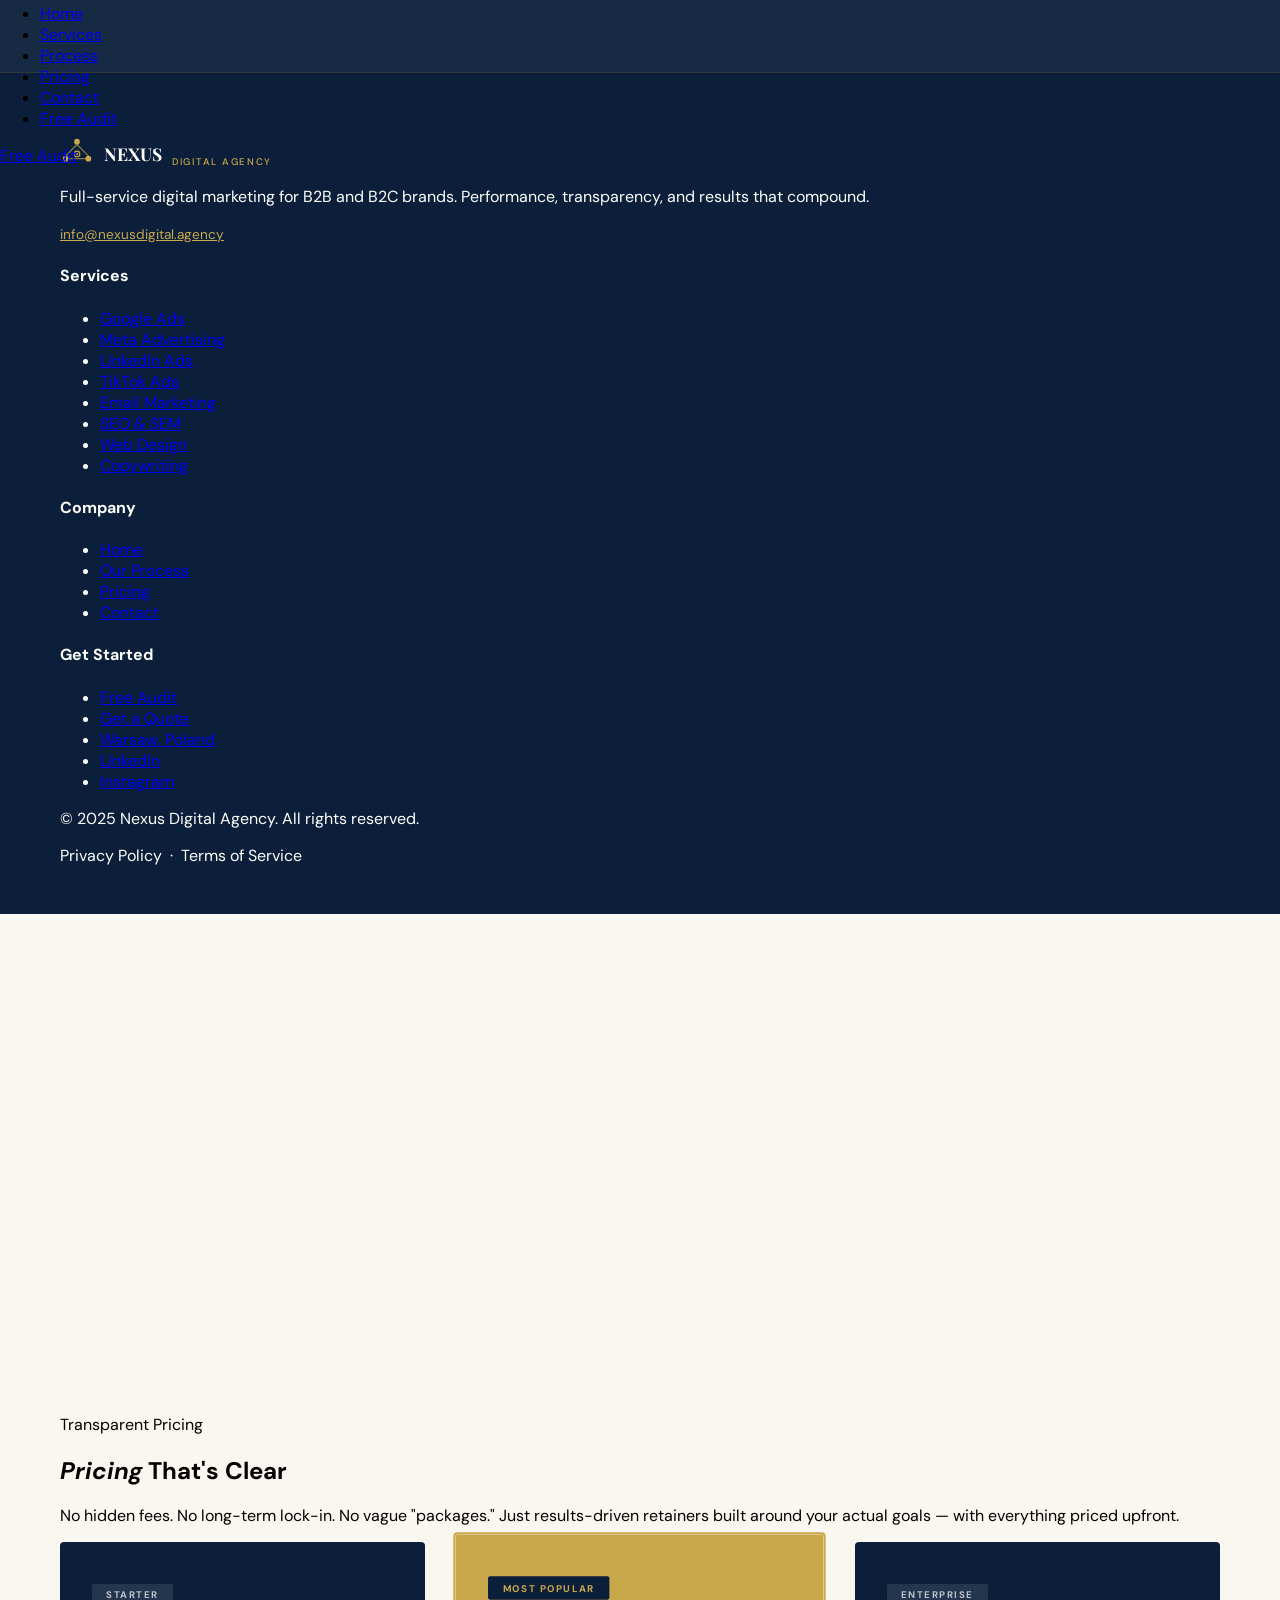
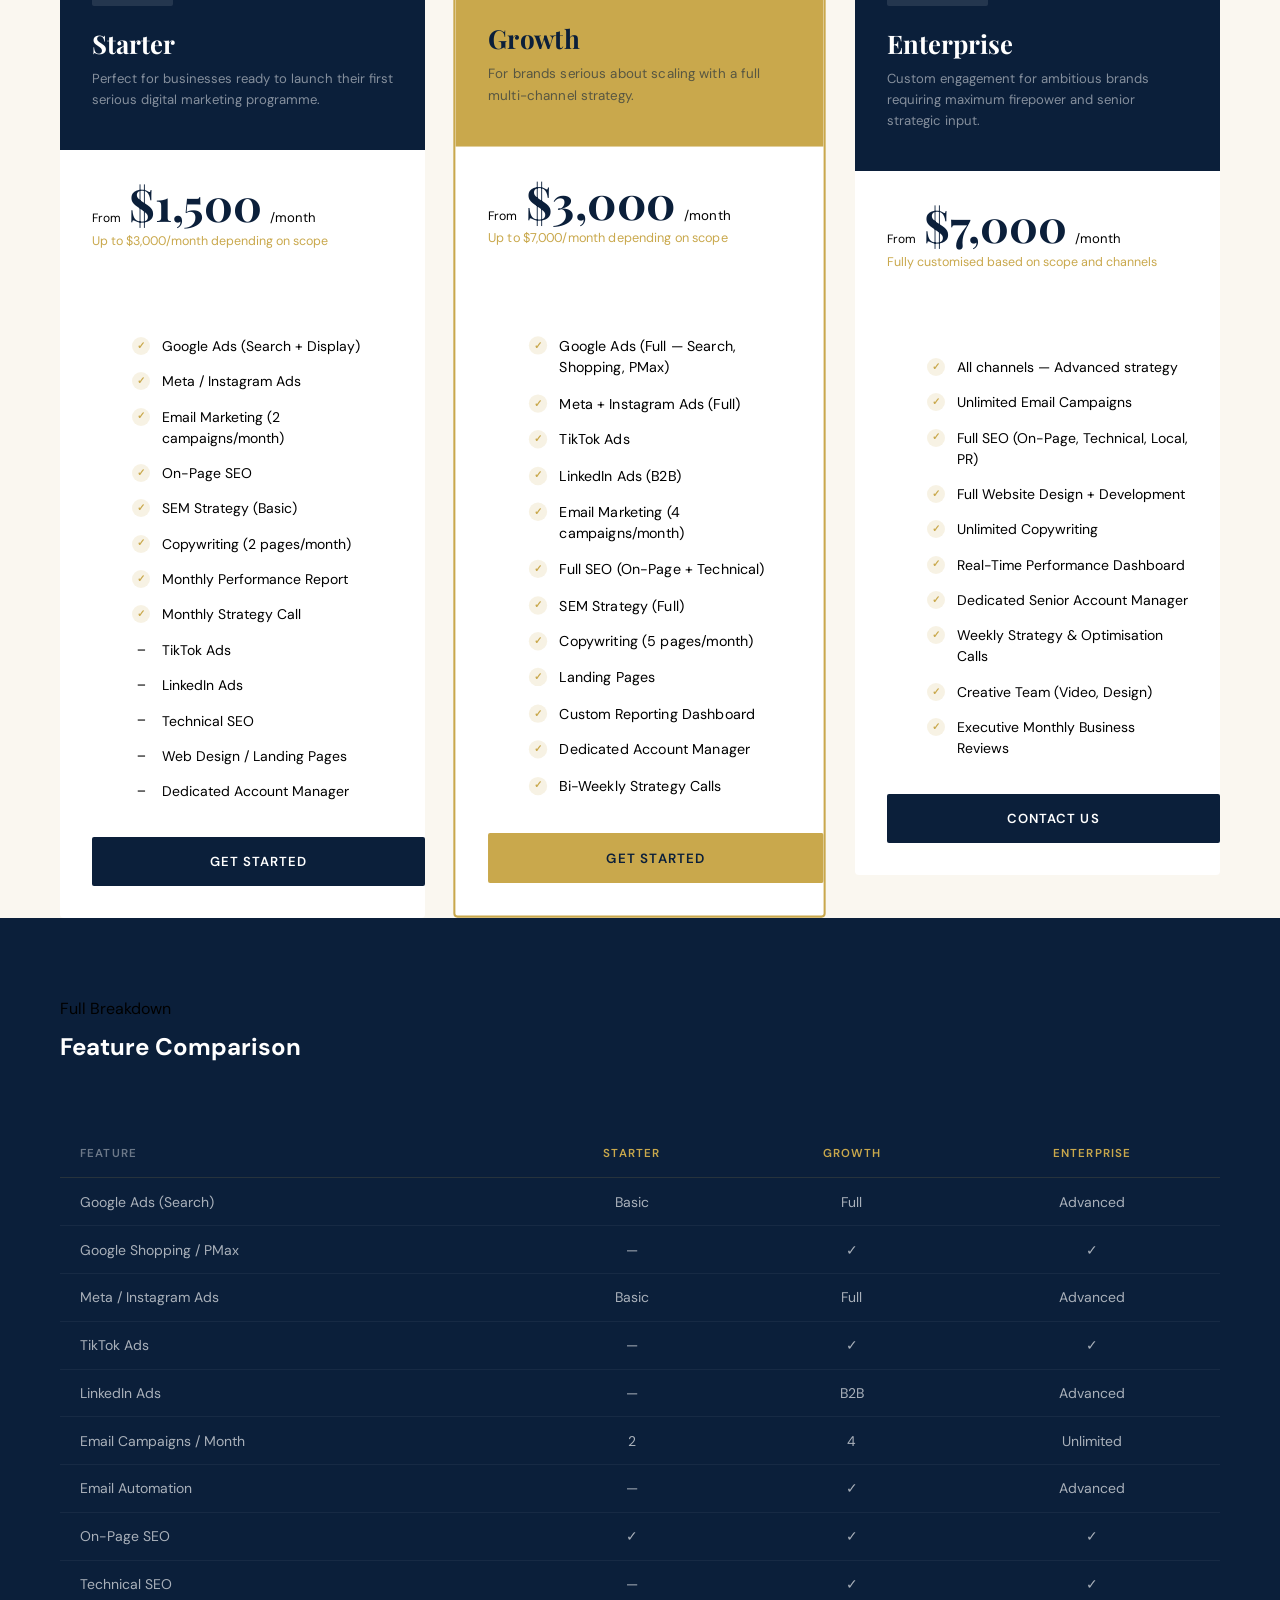
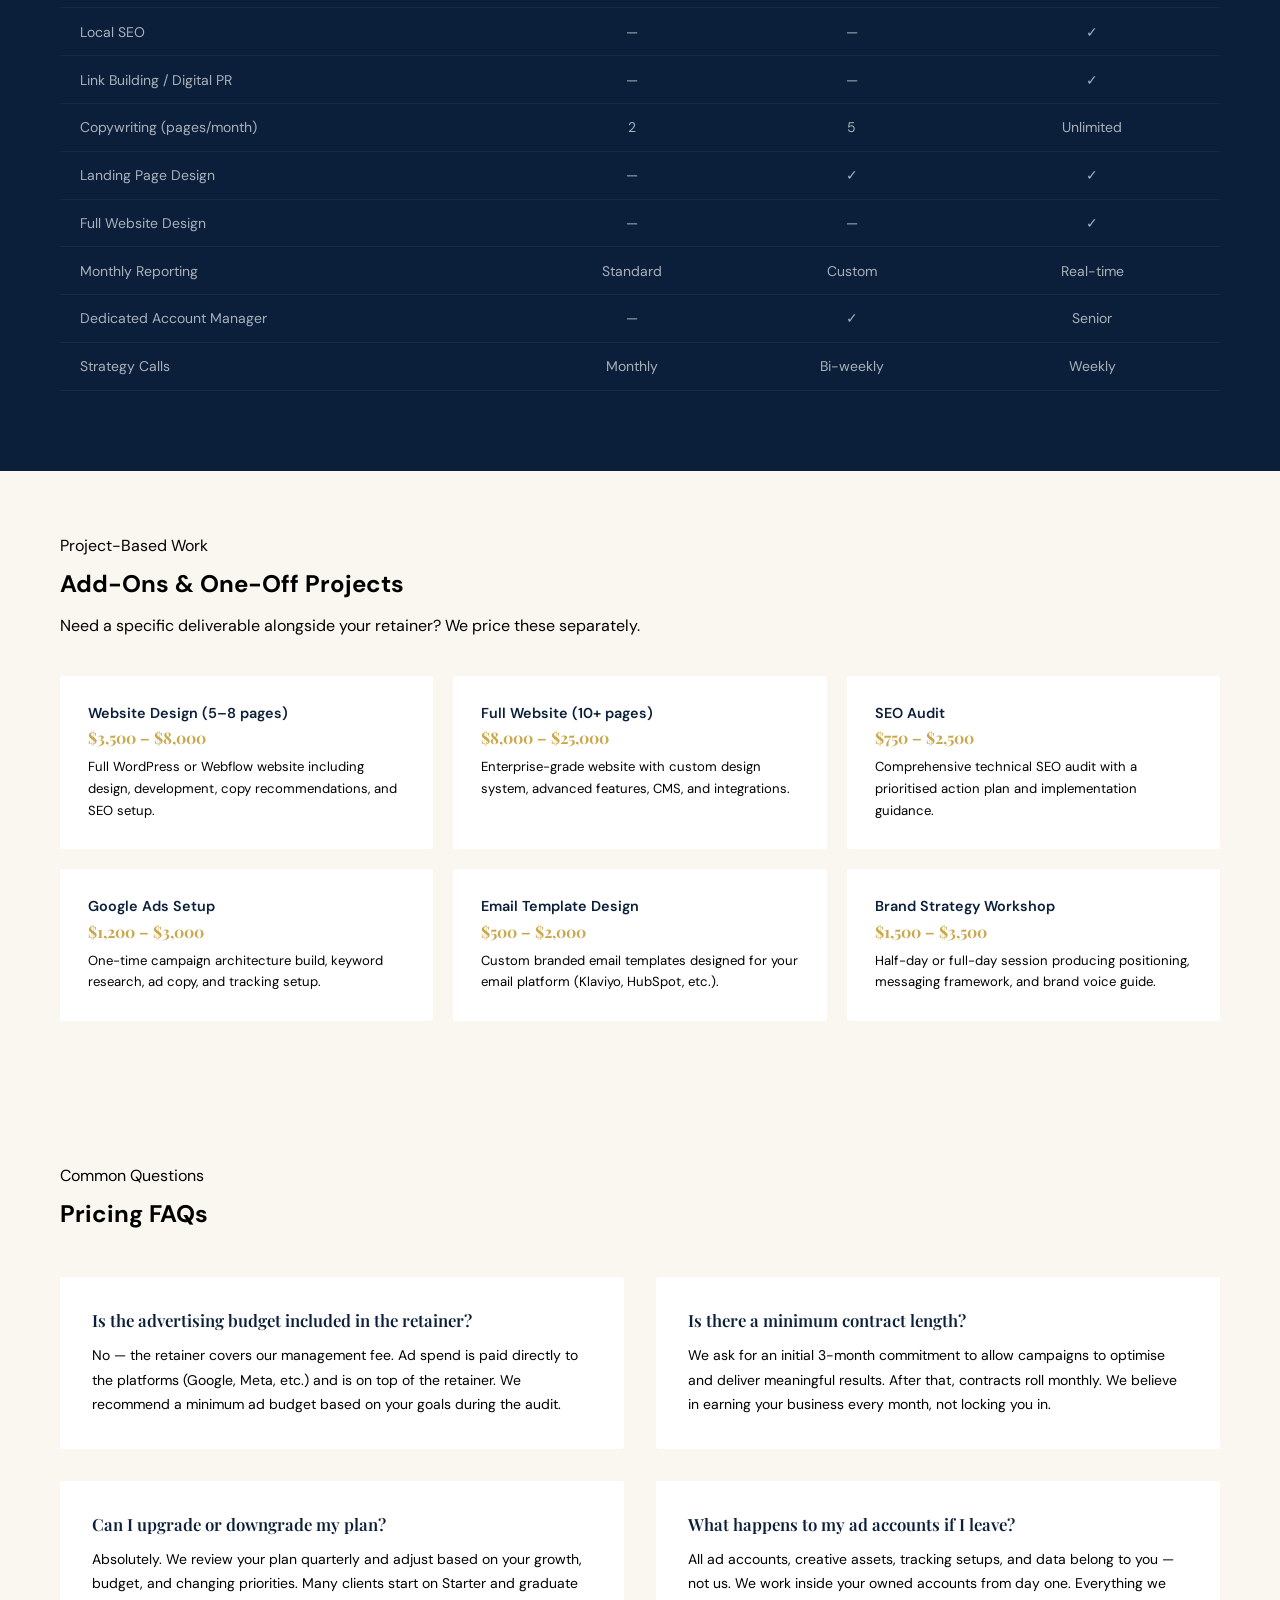
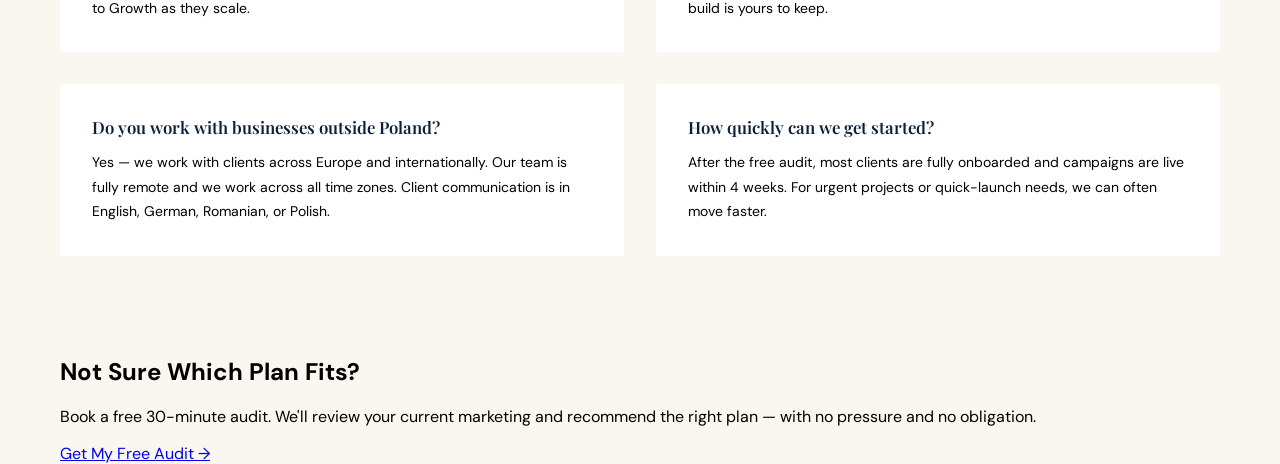
<file: pricing.html>
<!DOCTYPE html>
<html lang="en">
<head>
<meta charset="UTF-8"/><meta name="viewport" content="width=device-width,initial-scale=1.0"/>
<title>Pricing — Nexus Digital Agency</title>
<link rel="stylesheet" href="shared.css"/>
<style>
/* ── PRICING CARDS ── */
.pricing-section{background:var(--cream)}
.pricing-intro{max-width:660px;margin:0 auto 4rem;text-align:center}
.pricing-intro .label{display:block;margin-bottom:.75rem}
.pricing-intro h2{margin-bottom:1rem}
.pricing-intro p{color:var(--gray-500)}

.pricing-grid{display:grid;grid-template-columns:repeat(3,1fr);gap:2rem;align-items:start}
.pricing-card{border-radius:4px;overflow:hidden;border:1px solid var(--gray-300);background:var(--white);transition:all .3s}
.pricing-card:hover{transform:translateY(-4px);box-shadow:0 20px 60px rgba(11,31,58,.12)}
.pricing-card.featured{border:2px solid var(--gold);transform:scale(1.02)}
.pricing-card.featured:hover{transform:scale(1.02) translateY(-4px)}
.pricing-card-header{padding:2.5rem 2rem;background:var(--navy);position:relative}
.pricing-card.featured .pricing-card-header{background:var(--gold)}
.pricing-badge{display:inline-block;font-size:.6rem;font-weight:700;letter-spacing:.15em;text-transform:uppercase;padding:.3rem .9rem;border-radius:2px;margin-bottom:1.25rem;background:rgba(255,255,255,.1);color:rgba(255,255,255,.7)}
.pricing-card.featured .pricing-badge{background:var(--navy);color:var(--gold)}
.pricing-name{font-family:var(--serif);font-size:1.6rem;font-weight:700;color:var(--white);margin-bottom:.5rem}
.pricing-card.featured .pricing-name{color:var(--navy)}
.pricing-tagline{font-size:.82rem;color:rgba(255,255,255,.5);line-height:1.6}
.pricing-card.featured .pricing-tagline{color:rgba(11,31,58,.6)}
.pricing-price-wrap{padding:2rem;border-bottom:1px solid var(--gray-300)}
.pricing-price-row{display:flex;align-items:baseline;gap:.5rem;margin-bottom:.35rem}
.pricing-from{font-size:.75rem;color:var(--gray-500)}
.pricing-amount{font-family:var(--serif);font-size:2.8rem;font-weight:700;color:var(--navy);line-height:1}
.pricing-period{font-size:.82rem;color:var(--gray-500)}
.pricing-range{font-size:.78rem;color:var(--gold);margin-top:.25rem}
.pricing-body{padding:2rem}
.pricing-features{list-style:none;margin-bottom:1.75rem}
.pricing-features li{display:flex;align-items:flex-start;gap:.75rem;font-size:.875rem;color:var(--gray-700);padding:.45rem 0;border-bottom:1px solid var(--gray-100);line-height:1.5}
.pricing-features li:last-child{border-bottom:none}
.check{width:18px;height:18px;border-radius:50%;flex-shrink:0;display:flex;align-items:center;justify-content:center;font-size:.6rem;font-weight:700;margin-top:1px}
.check-yes{background:rgba(201,168,76,.15);color:var(--gold)}
.check-no{background:var(--gray-100);color:var(--gray-300)}
.pricing-cta{display:block;width:100%;text-align:center;padding:1rem;font-family:var(--sans);font-size:.82rem;font-weight:600;letter-spacing:.08em;text-transform:uppercase;border:none;border-radius:2px;cursor:pointer;transition:all .25s;text-decoration:none}
.pricing-cta-default{background:var(--navy);color:var(--white)}.pricing-cta-default:hover{background:var(--navy-light)}
.pricing-cta-gold{background:var(--gold);color:var(--navy)}.pricing-cta-gold:hover{background:var(--gold-light)}

/* ── FEATURE COMPARISON ── */
.comparison{background:var(--navy);padding:5rem 0}
.comparison table{width:100%;border-collapse:collapse;margin-top:3rem}
.comparison th{font-size:.72rem;font-weight:600;letter-spacing:.1em;text-transform:uppercase;padding:1rem 1.25rem;text-align:left;border-bottom:1px solid rgba(201,168,76,.15)}
.comparison th:first-child{color:rgba(255,255,255,.4);width:40%}
.comparison th:not(:first-child){color:var(--gold);text-align:center}
.comparison td{padding:.9rem 1.25rem;border-bottom:1px solid rgba(255,255,255,.05);font-size:.875rem;color:rgba(255,255,255,.65)}
.comparison td:not(:first-child){text-align:center}
.comparison td .yes{color:var(--gold);font-size:.8rem;font-weight:600}
.comparison td .no{color:rgba(255,255,255,.2)}
.comparison tr:hover td{background:rgba(255,255,255,.02)}

/* ── FAQ ── */
.faq{background:var(--cream);padding:5rem 0}
.faq-grid{display:grid;grid-template-columns:1fr 1fr;gap:2rem;margin-top:3rem}
.faq-item{background:var(--white);border:1px solid var(--gray-300);border-radius:3px;padding:2rem}
.faq-q{font-family:var(--serif);font-size:1.05rem;font-weight:600;color:var(--navy);margin-bottom:.75rem}
.faq-a{font-size:.875rem;color:var(--gray-500);line-height:1.75}

/* ── ADD-ONS ── */
.addons{background:var(--gray-100);padding:4rem 0}
.addons-grid{display:grid;grid-template-columns:repeat(3,1fr);gap:1.25rem;margin-top:2.5rem}
.addon-card{background:var(--white);border:1px solid var(--gray-300);border-radius:3px;padding:1.75rem}
.addon-name{font-size:.9rem;font-weight:600;color:var(--navy);margin-bottom:.35rem}
.addon-price{font-size:1rem;font-weight:700;color:var(--gold);margin-bottom:.5rem;font-family:var(--serif)}
.addon-desc{font-size:.82rem;color:var(--gray-500);line-height:1.65}

@media(max-width:900px){.pricing-grid{grid-template-columns:1fr;max-width:480px;margin:0 auto}.pricing-card.featured{transform:none}.comparison{overflow-x:auto}.faq-grid{grid-template-columns:1fr}.addons-grid{grid-template-columns:1fr 1fr}}
@media(max-width:560px){.addons-grid{grid-template-columns:1fr}}
</style>
</head>
<body data-page="pricing">
<script src="shared-nav.js"></script>

<!-- HERO -->
<section class="page-hero">
  <div class="page-hero-ring" style="width:500px;height:500px;top:-120px;right:-120px"></div>
  <div class="container">
    <span class="label fade-up">Transparent Pricing</span>
    <h1 class="fade-up fade-up-1"><em>Pricing</em> That's Clear</h1>
    <p class="page-hero-desc fade-up fade-up-2">No hidden fees. No long-term lock-in. No vague "packages." Just results-driven retainers built around your actual goals — with everything priced upfront.</p>
  </div>
</section>

<!-- PRICING CARDS -->
<section class="section pricing-section">
  <div class="container">

    <div class="pricing-grid">

      <!-- Starter -->
      <div class="pricing-card">
        <div class="pricing-card-header">
          <span class="pricing-badge">Starter</span>
          <div class="pricing-name">Starter</div>
          <div class="pricing-tagline">Perfect for businesses ready to launch their first serious digital marketing programme.</div>
        </div>
        <div class="pricing-price-wrap">
          <div class="pricing-price-row">
            <span class="pricing-from">From</span>
            <span class="pricing-amount">$1,500</span>
            <span class="pricing-period">/month</span>
          </div>
          <div class="pricing-range">Up to $3,000/month depending on scope</div>
        </div>
        <div class="pricing-body">
          <ul class="pricing-features">
            <li><span class="check check-yes">✓</span> Google Ads (Search + Display)</li>
            <li><span class="check check-yes">✓</span> Meta / Instagram Ads</li>
            <li><span class="check check-yes">✓</span> Email Marketing (2 campaigns/month)</li>
            <li><span class="check check-yes">✓</span> On-Page SEO</li>
            <li><span class="check check-yes">✓</span> SEM Strategy (Basic)</li>
            <li><span class="check check-yes">✓</span> Copywriting (2 pages/month)</li>
            <li><span class="check check-yes">✓</span> Monthly Performance Report</li>
            <li><span class="check check-yes">✓</span> Monthly Strategy Call</li>
            <li><span class="check check-no">—</span> TikTok Ads</li>
            <li><span class="check check-no">—</span> LinkedIn Ads</li>
            <li><span class="check check-no">—</span> Technical SEO</li>
            <li><span class="check check-no">—</span> Web Design / Landing Pages</li>
            <li><span class="check check-no">—</span> Dedicated Account Manager</li>
          </ul>
          <a href="free-audit.html" class="pricing-cta pricing-cta-default">Get Started</a>
        </div>
      </div>

      <!-- Growth (featured) -->
      <div class="pricing-card featured">
        <div class="pricing-card-header">
          <span class="pricing-badge">Most Popular</span>
          <div class="pricing-name">Growth</div>
          <div class="pricing-tagline">For brands serious about scaling with a full multi-channel strategy.</div>
        </div>
        <div class="pricing-price-wrap" style="border-bottom-color:var(--gold-pale)">
          <div class="pricing-price-row">
            <span class="pricing-from">From</span>
            <span class="pricing-amount">$3,000</span>
            <span class="pricing-period">/month</span>
          </div>
          <div class="pricing-range">Up to $7,000/month depending on scope</div>
        </div>
        <div class="pricing-body">
          <ul class="pricing-features">
            <li><span class="check check-yes">✓</span> Google Ads (Full — Search, Shopping, PMax)</li>
            <li><span class="check check-yes">✓</span> Meta + Instagram Ads (Full)</li>
            <li><span class="check check-yes">✓</span> TikTok Ads</li>
            <li><span class="check check-yes">✓</span> LinkedIn Ads (B2B)</li>
            <li><span class="check check-yes">✓</span> Email Marketing (4 campaigns/month)</li>
            <li><span class="check check-yes">✓</span> Full SEO (On-Page + Technical)</li>
            <li><span class="check check-yes">✓</span> SEM Strategy (Full)</li>
            <li><span class="check check-yes">✓</span> Copywriting (5 pages/month)</li>
            <li><span class="check check-yes">✓</span> Landing Pages</li>
            <li><span class="check check-yes">✓</span> Custom Reporting Dashboard</li>
            <li><span class="check check-yes">✓</span> Dedicated Account Manager</li>
            <li><span class="check check-yes">✓</span> Bi-Weekly Strategy Calls</li>
          </ul>
          <a href="free-audit.html" class="pricing-cta pricing-cta-gold">Get Started</a>
        </div>
      </div>

      <!-- Enterprise -->
      <div class="pricing-card">
        <div class="pricing-card-header">
          <span class="pricing-badge">Enterprise</span>
          <div class="pricing-name">Enterprise</div>
          <div class="pricing-tagline">Custom engagement for ambitious brands requiring maximum firepower and senior strategic input.</div>
        </div>
        <div class="pricing-price-wrap">
          <div class="pricing-price-row">
            <span class="pricing-from">From</span>
            <span class="pricing-amount">$7,000</span>
            <span class="pricing-period">/month</span>
          </div>
          <div class="pricing-range">Fully customised based on scope and channels</div>
        </div>
        <div class="pricing-body">
          <ul class="pricing-features">
            <li><span class="check check-yes">✓</span> All channels — Advanced strategy</li>
            <li><span class="check check-yes">✓</span> Unlimited Email Campaigns</li>
            <li><span class="check check-yes">✓</span> Full SEO (On-Page, Technical, Local, PR)</li>
            <li><span class="check check-yes">✓</span> Full Website Design + Development</li>
            <li><span class="check check-yes">✓</span> Unlimited Copywriting</li>
            <li><span class="check check-yes">✓</span> Real-Time Performance Dashboard</li>
            <li><span class="check check-yes">✓</span> Dedicated Senior Account Manager</li>
            <li><span class="check check-yes">✓</span> Weekly Strategy &amp; Optimisation Calls</li>
            <li><span class="check check-yes">✓</span> Creative Team (Video, Design)</li>
            <li><span class="check check-yes">✓</span> Executive Monthly Business Reviews</li>
          </ul>
          <a href="contact.html" class="pricing-cta pricing-cta-default">Contact Us</a>
        </div>
      </div>

    </div>
  </div>
</section>

<!-- COMPARISON TABLE -->
<section class="comparison">
  <div class="container">
    <span class="label">Full Breakdown</span>
    <h2 style="color:var(--white);margin-top:.75rem">Feature Comparison</h2>
    <div style="overflow-x:auto">
      <table>
        <thead>
          <tr>
            <th>Feature</th>
            <th>Starter</th>
            <th>Growth</th>
            <th>Enterprise</th>
          </tr>
        </thead>
        <tbody>
          <tr><td>Google Ads (Search)</td><td class="yes">Basic</td><td class="yes">Full</td><td class="yes">Advanced</td></tr>
          <tr><td>Google Shopping / PMax</td><td class="no">—</td><td class="yes">✓</td><td class="yes">✓</td></tr>
          <tr><td>Meta / Instagram Ads</td><td class="yes">Basic</td><td class="yes">Full</td><td class="yes">Advanced</td></tr>
          <tr><td>TikTok Ads</td><td class="no">—</td><td class="yes">✓</td><td class="yes">✓</td></tr>
          <tr><td>LinkedIn Ads</td><td class="no">—</td><td class="yes">B2B</td><td class="yes">Advanced</td></tr>
          <tr><td>Email Campaigns / Month</td><td class="yes">2</td><td class="yes">4</td><td class="yes">Unlimited</td></tr>
          <tr><td>Email Automation</td><td class="no">—</td><td class="yes">✓</td><td class="yes">Advanced</td></tr>
          <tr><td>On-Page SEO</td><td class="yes">✓</td><td class="yes">✓</td><td class="yes">✓</td></tr>
          <tr><td>Technical SEO</td><td class="no">—</td><td class="yes">✓</td><td class="yes">✓</td></tr>
          <tr><td>Local SEO</td><td class="no">—</td><td class="no">—</td><td class="yes">✓</td></tr>
          <tr><td>Link Building / Digital PR</td><td class="no">—</td><td class="no">—</td><td class="yes">✓</td></tr>
          <tr><td>Copywriting (pages/month)</td><td class="yes">2</td><td class="yes">5</td><td class="yes">Unlimited</td></tr>
          <tr><td>Landing Page Design</td><td class="no">—</td><td class="yes">✓</td><td class="yes">✓</td></tr>
          <tr><td>Full Website Design</td><td class="no">—</td><td class="no">—</td><td class="yes">✓</td></tr>
          <tr><td>Monthly Reporting</td><td class="yes">Standard</td><td class="yes">Custom</td><td class="yes">Real-time</td></tr>
          <tr><td>Dedicated Account Manager</td><td class="no">—</td><td class="yes">✓</td><td class="yes">Senior</td></tr>
          <tr><td>Strategy Calls</td><td class="yes">Monthly</td><td class="yes">Bi-weekly</td><td class="yes">Weekly</td></tr>
        </tbody>
      </table>
    </div>
  </div>
</section>

<!-- ADD-ONS -->
<section class="addons">
  <div class="container">
    <span class="label">Project-Based Work</span>
    <h2 style="margin-top:.75rem;margin-bottom:.5rem">Add-Ons &amp; One-Off Projects</h2>
    <p>Need a specific deliverable alongside your retainer? We price these separately.</p>
    <div class="addons-grid">
      <div class="addon-card"><div class="addon-name">Website Design (5–8 pages)</div><div class="addon-price">$3,500 – $8,000</div><div class="addon-desc">Full WordPress or Webflow website including design, development, copy recommendations, and SEO setup.</div></div>
      <div class="addon-card"><div class="addon-name">Full Website (10+ pages)</div><div class="addon-price">$8,000 – $25,000</div><div class="addon-desc">Enterprise-grade website with custom design system, advanced features, CMS, and integrations.</div></div>
      <div class="addon-card"><div class="addon-name">SEO Audit</div><div class="addon-price">$750 – $2,500</div><div class="addon-desc">Comprehensive technical SEO audit with a prioritised action plan and implementation guidance.</div></div>
      <div class="addon-card"><div class="addon-name">Google Ads Setup</div><div class="addon-price">$1,200 – $3,000</div><div class="addon-desc">One-time campaign architecture build, keyword research, ad copy, and tracking setup.</div></div>
      <div class="addon-card"><div class="addon-name">Email Template Design</div><div class="addon-price">$500 – $2,000</div><div class="addon-desc">Custom branded email templates designed for your email platform (Klaviyo, HubSpot, etc.).</div></div>
      <div class="addon-card"><div class="addon-name">Brand Strategy Workshop</div><div class="addon-price">$1,500 – $3,500</div><div class="addon-desc">Half-day or full-day session producing positioning, messaging framework, and brand voice guide.</div></div>
    </div>
  </div>
</section>

<!-- FAQ -->
<section class="faq">
  <div class="container">
    <span class="label">Common Questions</span>
    <h2 style="margin-top:.75rem;margin-bottom:.5rem">Pricing FAQs</h2>
    <div class="faq-grid">
      <div class="faq-item">
        <div class="faq-q">Is the advertising budget included in the retainer?</div>
        <div class="faq-a">No — the retainer covers our management fee. Ad spend is paid directly to the platforms (Google, Meta, etc.) and is on top of the retainer. We recommend a minimum ad budget based on your goals during the audit.</div>
      </div>
      <div class="faq-item">
        <div class="faq-q">Is there a minimum contract length?</div>
        <div class="faq-a">We ask for an initial 3-month commitment to allow campaigns to optimise and deliver meaningful results. After that, contracts roll monthly. We believe in earning your business every month, not locking you in.</div>
      </div>
      <div class="faq-item">
        <div class="faq-q">Can I upgrade or downgrade my plan?</div>
        <div class="faq-a">Absolutely. We review your plan quarterly and adjust based on your growth, budget, and changing priorities. Many clients start on Starter and graduate to Growth as they scale.</div>
      </div>
      <div class="faq-item">
        <div class="faq-q">What happens to my ad accounts if I leave?</div>
        <div class="faq-a">All ad accounts, creative assets, tracking setups, and data belong to you — not us. We work inside your owned accounts from day one. Everything we build is yours to keep.</div>
      </div>
      <div class="faq-item">
        <div class="faq-q">Do you work with businesses outside Poland?</div>
        <div class="faq-a">Yes — we work with clients across Europe and internationally. Our team is fully remote and we work across all time zones. Client communication is in English, German, Romanian, or Polish.</div>
      </div>
      <div class="faq-item">
        <div class="faq-q">How quickly can we get started?</div>
        <div class="faq-a">After the free audit, most clients are fully onboarded and campaigns are live within 4 weeks. For urgent projects or quick-launch needs, we can often move faster.</div>
      </div>
    </div>
  </div>
</section>

<!-- CTA -->
<section class="cta-band">
  <div class="container">
    <h2>Not Sure Which Plan Fits?</h2>
    <p>Book a free 30-minute audit. We'll review your current marketing and recommend the right plan — with no pressure and no obligation.</p>
    <a href="free-audit.html" class="btn btn-navy">Get My Free Audit →</a>
  </div>
</section>
</body>
</html>
</file>
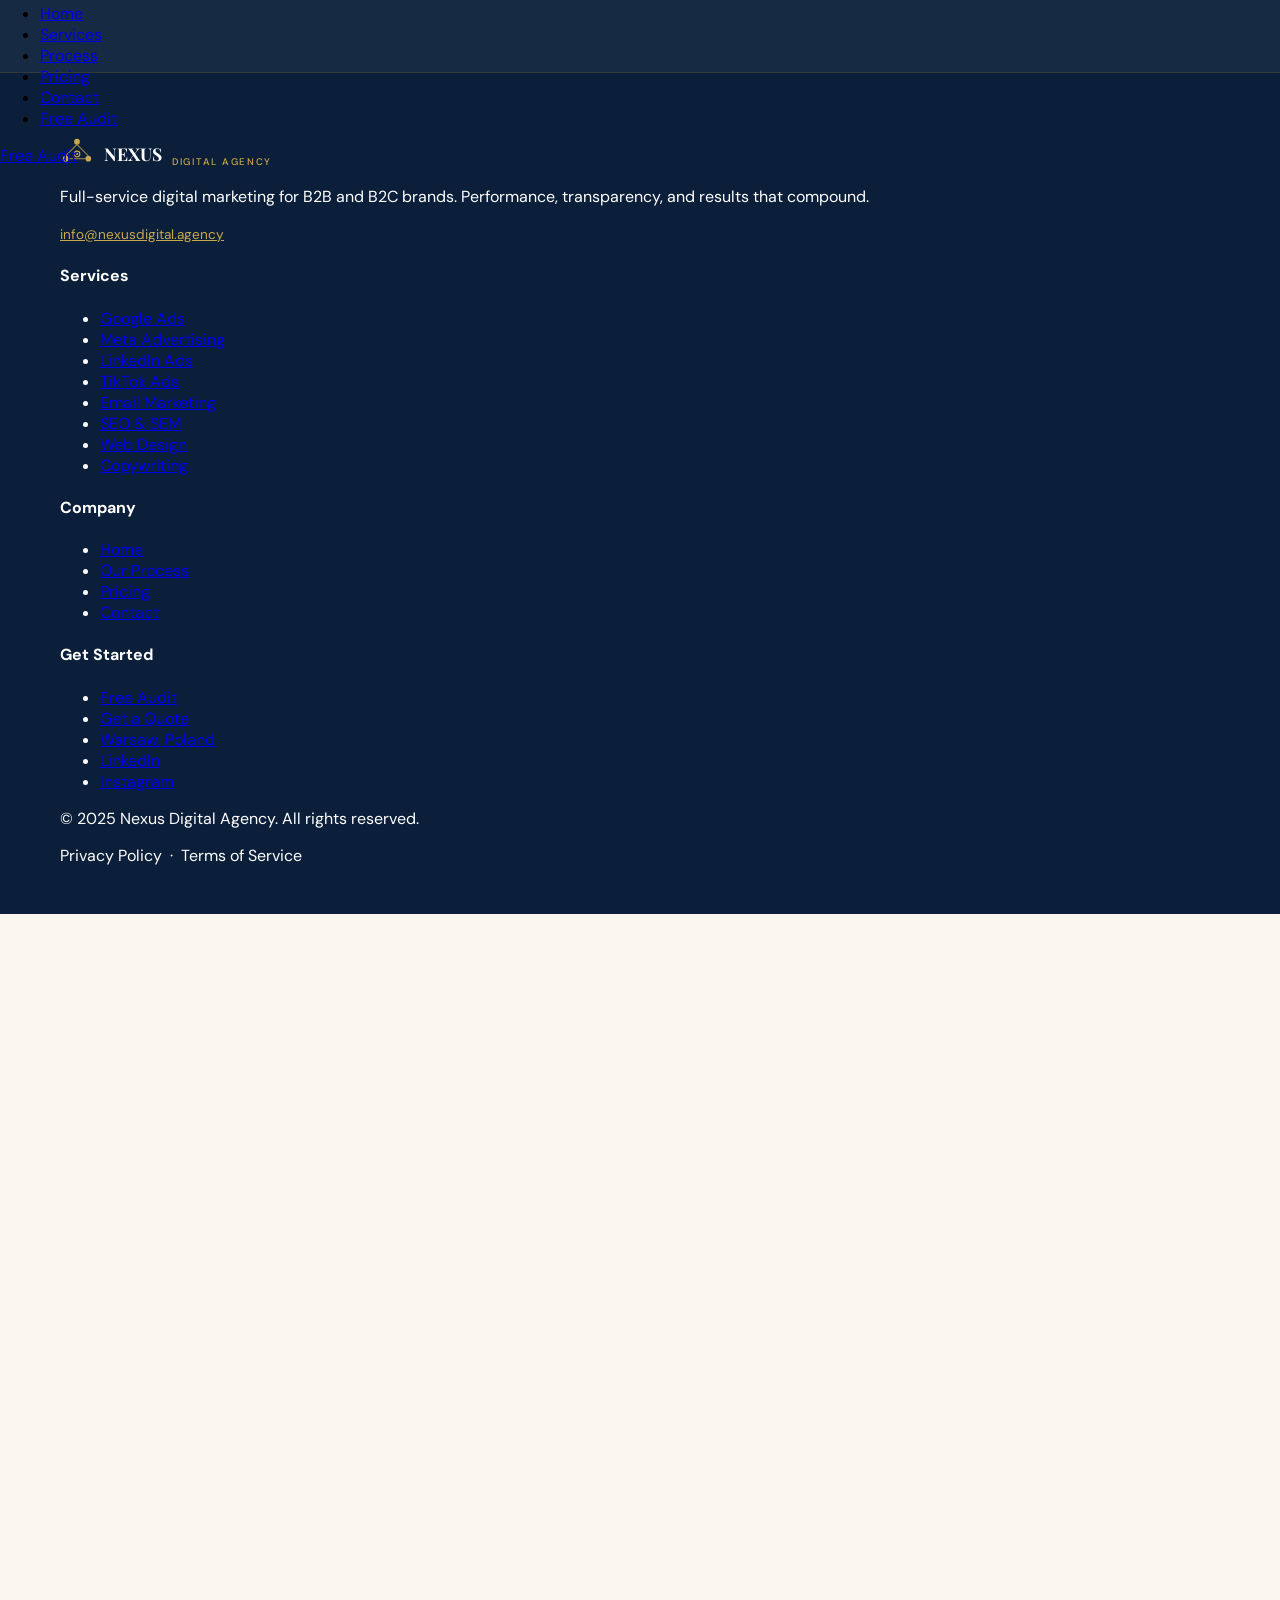
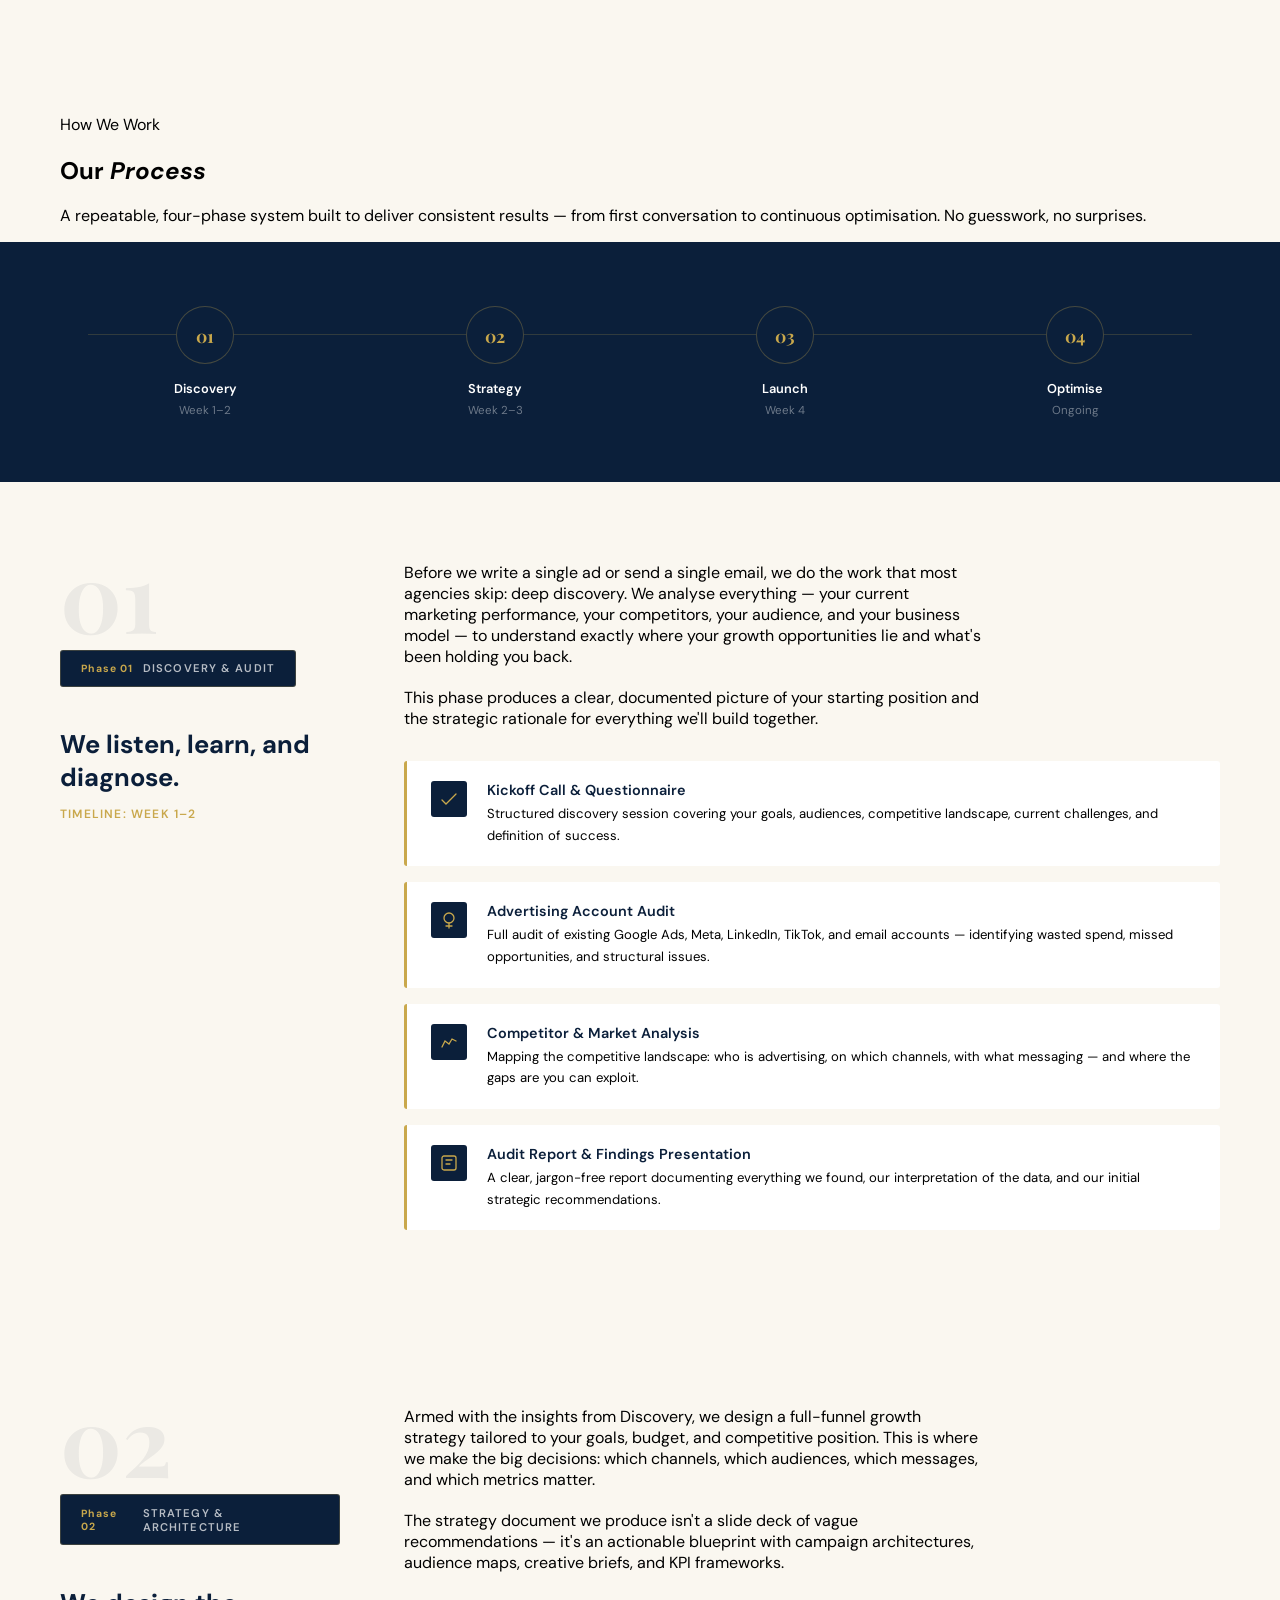
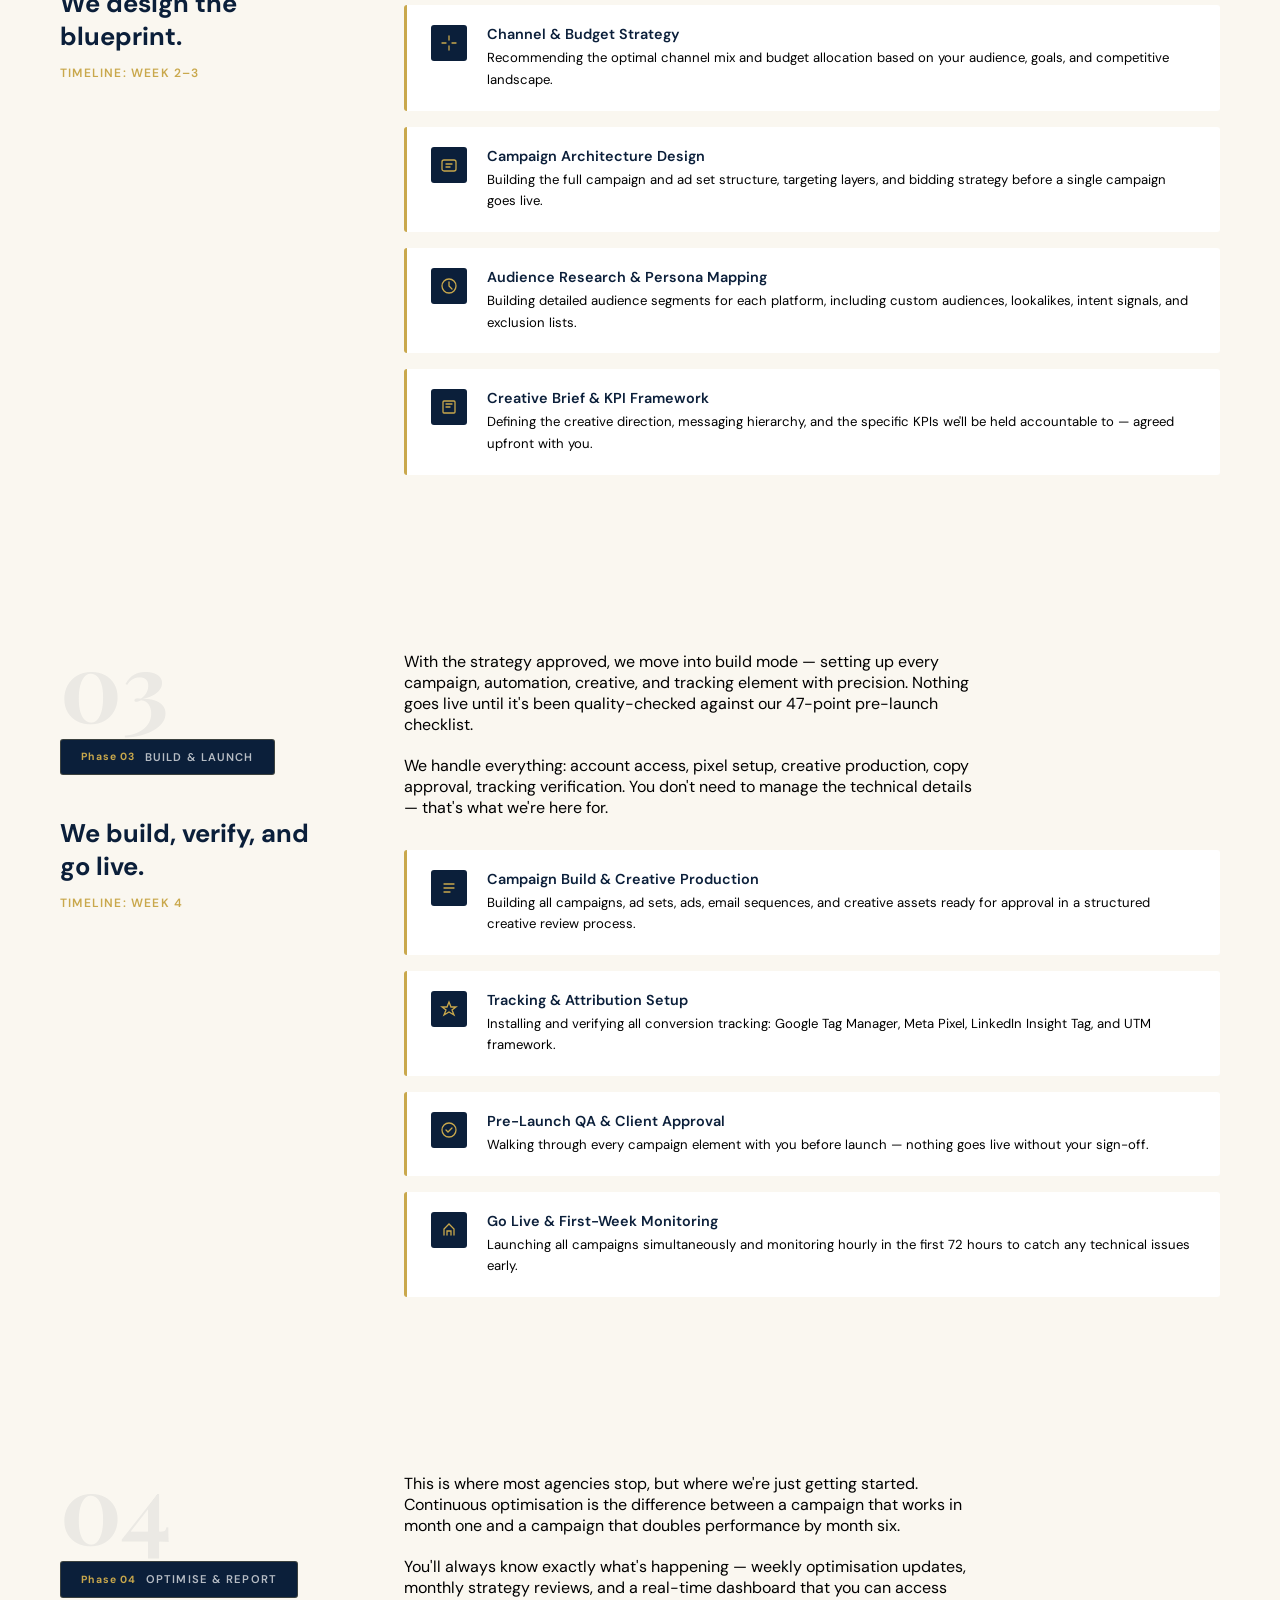
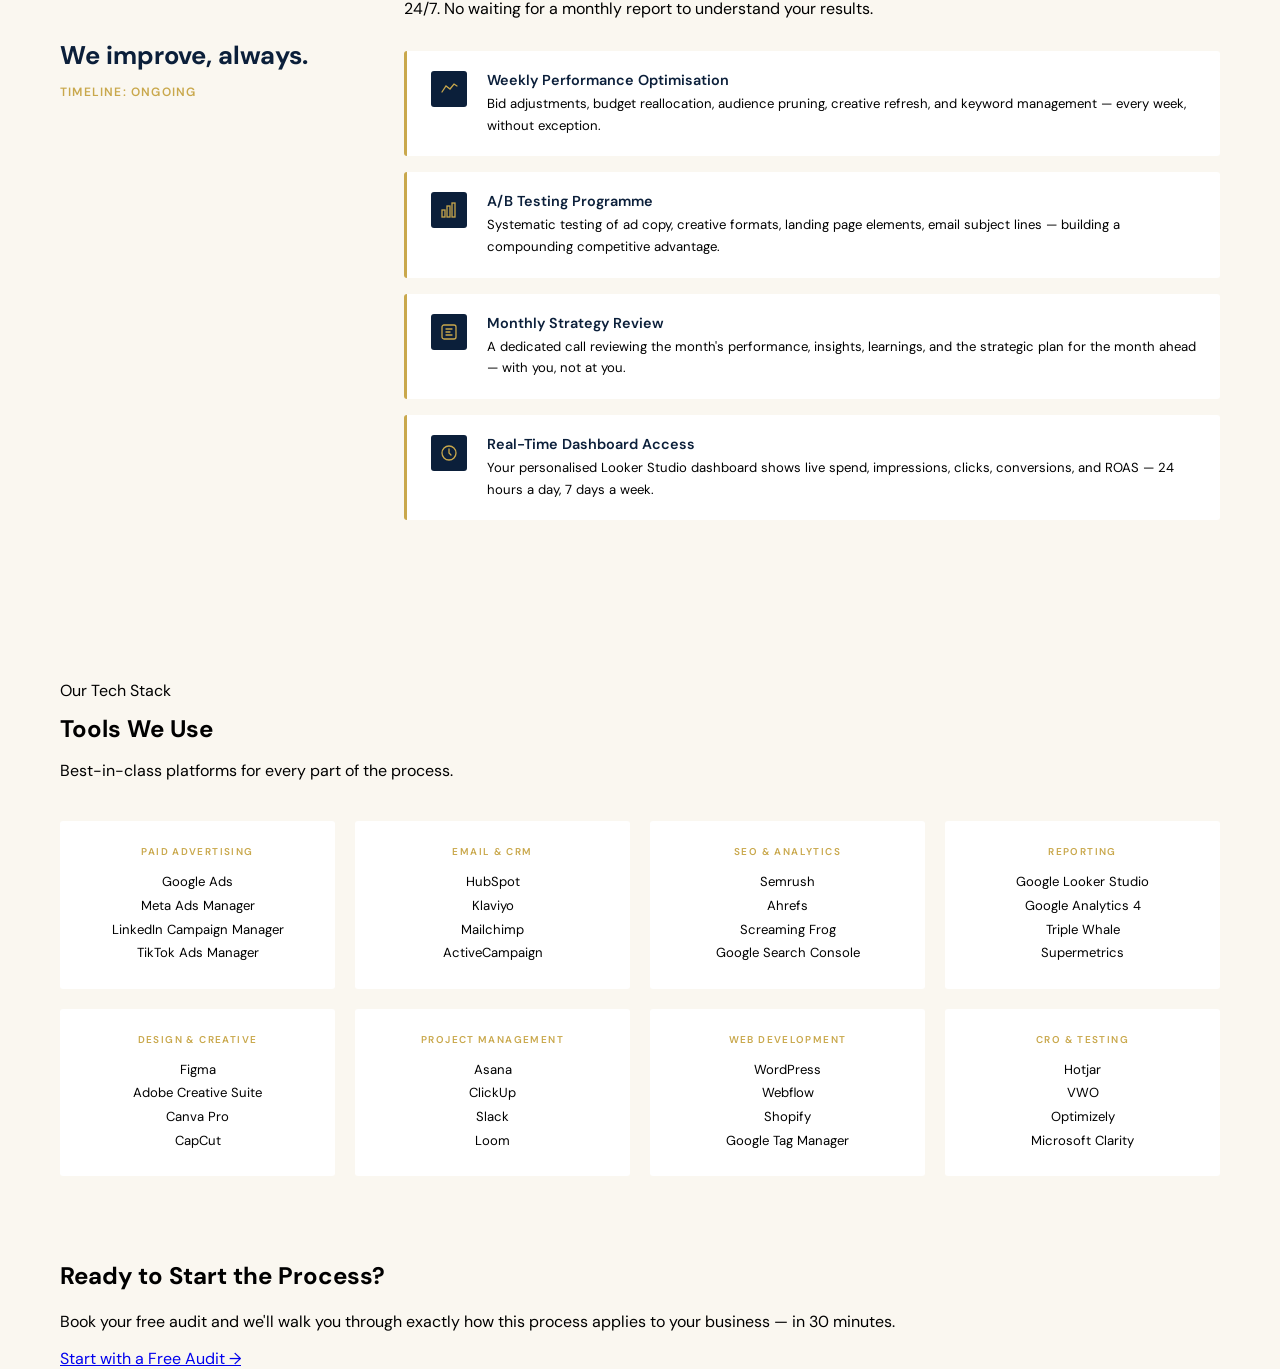
<file: process.html>
<!DOCTYPE html>
<html lang="en">
<head>
<meta charset="UTF-8"/><meta name="viewport" content="width=device-width,initial-scale=1.0"/>
<title>Our Process — Nexus Digital Agency</title>
<link rel="stylesheet" href="shared.css"/>
<style>
/* ── PHASE BLOCKS ── */
.process-section{background:var(--cream)}
.phase{display:grid;grid-template-columns:280px 1fr;gap:4rem;padding:4rem 0;border-bottom:1px solid var(--gray-300);align-items:start}
.phase:last-child{border-bottom:none}
.phase-left{position:sticky;top:100px}
.phase-num{font-family:var(--serif);font-size:6rem;font-weight:700;color:var(--navy);opacity:.06;line-height:1;margin-bottom:.5rem}
.phase-badge{display:inline-flex;align-items:center;gap:.6rem;background:var(--navy);border:1px solid rgba(201,168,76,.25);padding:.65rem 1.25rem;border-radius:3px;margin-bottom:1rem}
.phase-badge-num{font-size:.65rem;font-weight:700;letter-spacing:.1em;color:var(--gold)}
.phase-badge-label{font-size:.7rem;font-weight:600;letter-spacing:.1em;text-transform:uppercase;color:rgba(255,255,255,.7)}
.phase-left h3{font-size:1.6rem;color:var(--navy);margin-bottom:.5rem}
.phase-timeline{font-size:.75rem;font-weight:600;letter-spacing:.1em;color:var(--gold);text-transform:uppercase}
.phase-right p{margin-bottom:1.25rem;max-width:580px}
.phase-steps{margin:2rem 0;display:flex;flex-direction:column;gap:1rem}
.phase-step{display:flex;gap:1.25rem;align-items:flex-start;background:var(--white);border:1px solid var(--gray-300);border-left:3px solid var(--gold);border-radius:3px;padding:1.25rem 1.5rem}
.phase-step-icon{width:36px;height:36px;background:var(--navy);border-radius:3px;flex-shrink:0;display:flex;align-items:center;justify-content:center}
.phase-step-title{font-size:.9rem;font-weight:600;color:var(--navy);margin-bottom:.25rem}
.phase-step-desc{font-size:.82rem;color:var(--gray-500);line-height:1.65}

/* ── TIMELINE OVERVIEW ── */
.timeline-band{background:var(--navy);padding:4rem 0}
.timeline{display:flex;gap:0;position:relative}
.timeline::before{content:'';position:absolute;top:28px;left:28px;right:28px;height:1px;background:rgba(201,168,76,.2)}
.timeline-step{flex:1;text-align:center;position:relative;padding:0 .5rem}
.timeline-dot{width:56px;height:56px;border-radius:50%;border:1px solid rgba(201,168,76,.3);background:var(--navy);display:flex;align-items:center;justify-content:center;margin:0 auto 1rem;position:relative;z-index:1;transition:all .3s}
.timeline-dot:hover{border-color:var(--gold);background:var(--navy-light)}
.timeline-dot-num{font-family:var(--serif);font-size:1.1rem;font-weight:700;color:var(--gold)}
.timeline-label{font-size:.8rem;font-weight:600;color:var(--white);margin-bottom:.35rem}
.timeline-sub{font-size:.72rem;color:rgba(255,255,255,.4)}

/* ── TOOLS ── */
.tools-section{background:var(--gray-100);padding:4rem 0}
.tools-grid{display:grid;grid-template-columns:repeat(4,1fr);gap:1.25rem;margin-top:2.5rem}
.tool-card{background:var(--white);border:1px solid var(--gray-300);border-radius:3px;padding:1.5rem 1.25rem;text-align:center}
.tool-category{font-size:.62rem;font-weight:600;letter-spacing:.14em;text-transform:uppercase;color:var(--gold);margin-bottom:.75rem}
.tool-names{font-size:.82rem;color:var(--gray-700);line-height:1.8}

@media(max-width:900px){.phase{grid-template-columns:1fr}.phase-left{position:static}.timeline{flex-direction:column;align-items:flex-start;padding-left:28px}.timeline::before{top:28px;bottom:28px;left:28px;right:auto;width:1px;height:auto}.tools-grid{grid-template-columns:1fr 1fr}}
@media(max-width:560px){.tools-grid{grid-template-columns:1fr}}
</style>
</head>
<body data-page="process">
<script src="shared-nav.js"></script>

<!-- HERO -->
<section class="page-hero">
  <div class="page-hero-ring" style="width:500px;height:500px;top:-120px;right:-120px"></div>
  <div class="page-hero-ring" style="width:300px;height:300px;top:-20px;right:-20px"></div>
  <div class="container">
    <span class="label fade-up">How We Work</span>
    <h1 class="fade-up fade-up-1">Our <em>Process</em></h1>
    <p class="page-hero-desc fade-up fade-up-2">A repeatable, four-phase system built to deliver consistent results — from first conversation to continuous optimisation. No guesswork, no surprises.</p>
  </div>
</section>

<!-- TIMELINE OVERVIEW -->
<div class="timeline-band">
  <div class="container">
    <div class="timeline">
      <div class="timeline-step"><div class="timeline-dot"><span class="timeline-dot-num">01</span></div><div class="timeline-label">Discovery</div><div class="timeline-sub">Week 1–2</div></div>
      <div class="timeline-step"><div class="timeline-dot"><span class="timeline-dot-num">02</span></div><div class="timeline-label">Strategy</div><div class="timeline-sub">Week 2–3</div></div>
      <div class="timeline-step"><div class="timeline-dot"><span class="timeline-dot-num">03</span></div><div class="timeline-label">Launch</div><div class="timeline-sub">Week 4</div></div>
      <div class="timeline-step"><div class="timeline-dot"><span class="timeline-dot-num">04</span></div><div class="timeline-label">Optimise</div><div class="timeline-sub">Ongoing</div></div>
    </div>
  </div>
</div>

<!-- PHASE DETAIL -->
<section class="section process-section">
  <div class="container">

    <!-- Phase 01 -->
    <div class="phase">
      <div class="phase-left">
        <div class="phase-num">01</div>
        <div class="phase-badge"><span class="phase-badge-num">Phase 01</span><span class="phase-badge-label">Discovery &amp; Audit</span></div>
        <h3>We listen, learn, and diagnose.</h3>
        <p class="phase-timeline" style="margin-top:.75rem">Timeline: Week 1–2</p>
      </div>
      <div class="phase-right">
        <p>Before we write a single ad or send a single email, we do the work that most agencies skip: deep discovery. We analyse everything — your current marketing performance, your competitors, your audience, and your business model — to understand exactly where your growth opportunities lie and what's been holding you back.</p>
        <p>This phase produces a clear, documented picture of your starting position and the strategic rationale for everything we'll build together.</p>
        <div class="phase-steps">
          <div class="phase-step">
            <div class="phase-step-icon"><svg width="18" height="18" viewBox="0 0 18 18" fill="none" stroke="#C9A84C" stroke-width="1.3" stroke-linecap="round"><path d="M2 10l4 4 10-10"/></svg></div>
            <div><div class="phase-step-title">Kickoff Call &amp; Questionnaire</div><div class="phase-step-desc">Structured discovery session covering your goals, audiences, competitive landscape, current challenges, and definition of success.</div></div>
          </div>
          <div class="phase-step">
            <div class="phase-step-icon"><svg width="18" height="18" viewBox="0 0 18 18" fill="none" stroke="#C9A84C" stroke-width="1.3" stroke-linecap="round"><circle cx="9" cy="7" r="5"/><path d="M9 12v5M6 15h6"/></svg></div>
            <div><div class="phase-step-title">Advertising Account Audit</div><div class="phase-step-desc">Full audit of existing Google Ads, Meta, LinkedIn, TikTok, and email accounts — identifying wasted spend, missed opportunities, and structural issues.</div></div>
          </div>
          <div class="phase-step">
            <div class="phase-step-icon"><svg width="18" height="18" viewBox="0 0 18 18" fill="none" stroke="#C9A84C" stroke-width="1.3" stroke-linecap="round"><path d="M2 14l3-6 4 3 3-5 4 2"/></svg></div>
            <div><div class="phase-step-title">Competitor &amp; Market Analysis</div><div class="phase-step-desc">Mapping the competitive landscape: who is advertising, on which channels, with what messaging — and where the gaps are you can exploit.</div></div>
          </div>
          <div class="phase-step">
            <div class="phase-step-icon"><svg width="18" height="18" viewBox="0 0 18 18" fill="none" stroke="#C9A84C" stroke-width="1.3" stroke-linecap="round"><rect x="2" y="2" width="14" height="14" rx="2"/><path d="M6 6h6M6 10h4"/></svg></div>
            <div><div class="phase-step-title">Audit Report &amp; Findings Presentation</div><div class="phase-step-desc">A clear, jargon-free report documenting everything we found, our interpretation of the data, and our initial strategic recommendations.</div></div>
          </div>
        </div>
      </div>
    </div>

    <!-- Phase 02 -->
    <div class="phase">
      <div class="phase-left">
        <div class="phase-num">02</div>
        <div class="phase-badge"><span class="phase-badge-num">Phase 02</span><span class="phase-badge-label">Strategy &amp; Architecture</span></div>
        <h3>We design the blueprint.</h3>
        <p class="phase-timeline" style="margin-top:.75rem">Timeline: Week 2–3</p>
      </div>
      <div class="phase-right">
        <p>Armed with the insights from Discovery, we design a full-funnel growth strategy tailored to your goals, budget, and competitive position. This is where we make the big decisions: which channels, which audiences, which messages, and which metrics matter.</p>
        <p>The strategy document we produce isn't a slide deck of vague recommendations — it's an actionable blueprint with campaign architectures, audience maps, creative briefs, and KPI frameworks.</p>
        <div class="phase-steps">
          <div class="phase-step">
            <div class="phase-step-icon"><svg width="18" height="18" viewBox="0 0 18 18" fill="none" stroke="#C9A84C" stroke-width="1.3" stroke-linecap="round"><path d="M9 2v4M9 12v4M2 9h4M12 9h4"/></svg></div>
            <div><div class="phase-step-title">Channel &amp; Budget Strategy</div><div class="phase-step-desc">Recommending the optimal channel mix and budget allocation based on your audience, goals, and competitive landscape.</div></div>
          </div>
          <div class="phase-step">
            <div class="phase-step-icon"><svg width="18" height="18" viewBox="0 0 18 18" fill="none" stroke="#C9A84C" stroke-width="1.3" stroke-linecap="round"><rect x="2" y="4" width="14" height="11" rx="2"/><path d="M6 8h6M6 11h4"/></svg></div>
            <div><div class="phase-step-title">Campaign Architecture Design</div><div class="phase-step-desc">Building the full campaign and ad set structure, targeting layers, and bidding strategy before a single campaign goes live.</div></div>
          </div>
          <div class="phase-step">
            <div class="phase-step-icon"><svg width="18" height="18" viewBox="0 0 18 18" fill="none" stroke="#C9A84C" stroke-width="1.3" stroke-linecap="round"><circle cx="9" cy="9" r="7"/><path d="M9 5v4l3 3"/></svg></div>
            <div><div class="phase-step-title">Audience Research &amp; Persona Mapping</div><div class="phase-step-desc">Building detailed audience segments for each platform, including custom audiences, lookalikes, intent signals, and exclusion lists.</div></div>
          </div>
          <div class="phase-step">
            <div class="phase-step-icon"><svg width="18" height="18" viewBox="0 0 18 18" fill="none" stroke="#C9A84C" stroke-width="1.3" stroke-linecap="round"><rect x="3" y="3" width="12" height="12" rx="1"/><path d="M6 6h6M6 9h4"/></svg></div>
            <div><div class="phase-step-title">Creative Brief &amp; KPI Framework</div><div class="phase-step-desc">Defining the creative direction, messaging hierarchy, and the specific KPIs we'll be held accountable to — agreed upfront with you.</div></div>
          </div>
        </div>
      </div>
    </div>

    <!-- Phase 03 -->
    <div class="phase">
      <div class="phase-left">
        <div class="phase-num">03</div>
        <div class="phase-badge"><span class="phase-badge-num">Phase 03</span><span class="phase-badge-label">Build &amp; Launch</span></div>
        <h3>We build, verify, and go live.</h3>
        <p class="phase-timeline" style="margin-top:.75rem">Timeline: Week 4</p>
      </div>
      <div class="phase-right">
        <p>With the strategy approved, we move into build mode — setting up every campaign, automation, creative, and tracking element with precision. Nothing goes live until it's been quality-checked against our 47-point pre-launch checklist.</p>
        <p>We handle everything: account access, pixel setup, creative production, copy approval, tracking verification. You don't need to manage the technical details — that's what we're here for.</p>
        <div class="phase-steps">
          <div class="phase-step">
            <div class="phase-step-icon"><svg width="18" height="18" viewBox="0 0 18 18" fill="none" stroke="#C9A84C" stroke-width="1.3" stroke-linecap="round"><path d="M4 9h10M4 5h10M4 13h6"/></svg></div>
            <div><div class="phase-step-title">Campaign Build &amp; Creative Production</div><div class="phase-step-desc">Building all campaigns, ad sets, ads, email sequences, and creative assets ready for approval in a structured creative review process.</div></div>
          </div>
          <div class="phase-step">
            <div class="phase-step-icon"><svg width="18" height="18" viewBox="0 0 18 18" fill="none" stroke="#C9A84C" stroke-width="1.3" stroke-linecap="round"><path d="M9 2l2 5h5l-4 3 2 5-5-3-5 3 2-5-4-3h5z"/></svg></div>
            <div><div class="phase-step-title">Tracking &amp; Attribution Setup</div><div class="phase-step-desc">Installing and verifying all conversion tracking: Google Tag Manager, Meta Pixel, LinkedIn Insight Tag, and UTM framework.</div></div>
          </div>
          <div class="phase-step">
            <div class="phase-step-icon"><svg width="18" height="18" viewBox="0 0 18 18" fill="none" stroke="#C9A84C" stroke-width="1.3" stroke-linecap="round"><circle cx="9" cy="9" r="7"/><path d="M6 9l2 2 4-4"/></svg></div>
            <div><div class="phase-step-title">Pre-Launch QA &amp; Client Approval</div><div class="phase-step-desc">Walking through every campaign element with you before launch — nothing goes live without your sign-off.</div></div>
          </div>
          <div class="phase-step">
            <div class="phase-step-icon"><svg width="18" height="18" viewBox="0 0 18 18" fill="none" stroke="#C9A84C" stroke-width="1.3" stroke-linecap="round"><path d="M4 14V8l5-5 5 5v6M7 14v-4h4v4"/></svg></div>
            <div><div class="phase-step-title">Go Live &amp; First-Week Monitoring</div><div class="phase-step-desc">Launching all campaigns simultaneously and monitoring hourly in the first 72 hours to catch any technical issues early.</div></div>
          </div>
        </div>
      </div>
    </div>

    <!-- Phase 04 -->
    <div class="phase">
      <div class="phase-left">
        <div class="phase-num">04</div>
        <div class="phase-badge"><span class="phase-badge-num">Phase 04</span><span class="phase-badge-label">Optimise &amp; Report</span></div>
        <h3>We improve, always.</h3>
        <p class="phase-timeline" style="margin-top:.75rem">Timeline: Ongoing</p>
      </div>
      <div class="phase-right">
        <p>This is where most agencies stop, but where we're just getting started. Continuous optimisation is the difference between a campaign that works in month one and a campaign that doubles performance by month six.</p>
        <p>You'll always know exactly what's happening — weekly optimisation updates, monthly strategy reviews, and a real-time dashboard that you can access 24/7. No waiting for a monthly report to understand your results.</p>
        <div class="phase-steps">
          <div class="phase-step">
            <div class="phase-step-icon"><svg width="18" height="18" viewBox="0 0 18 18" fill="none" stroke="#C9A84C" stroke-width="1.3" stroke-linecap="round"><path d="M2 12l4-6 4 3 4-5 3 2"/></svg></div>
            <div><div class="phase-step-title">Weekly Performance Optimisation</div><div class="phase-step-desc">Bid adjustments, budget reallocation, audience pruning, creative refresh, and keyword management — every week, without exception.</div></div>
          </div>
          <div class="phase-step">
            <div class="phase-step-icon"><svg width="18" height="18" viewBox="0 0 18 18" fill="none" stroke="#C9A84C" stroke-width="1.3" stroke-linecap="round"><rect x="2" y="9" width="3" height="7"/><rect x="7" y="5" width="3" height="11"/><rect x="12" y="2" width="3" height="14"/></svg></div>
            <div><div class="phase-step-title">A/B Testing Programme</div><div class="phase-step-desc">Systematic testing of ad copy, creative formats, landing page elements, email subject lines — building a compounding competitive advantage.</div></div>
          </div>
          <div class="phase-step">
            <div class="phase-step-icon"><svg width="18" height="18" viewBox="0 0 18 18" fill="none" stroke="#C9A84C" stroke-width="1.3" stroke-linecap="round"><rect x="2" y="2" width="14" height="14" rx="2"/><path d="M6 6h6M6 9h4M6 12h6"/></svg></div>
            <div><div class="phase-step-title">Monthly Strategy Review</div><div class="phase-step-desc">A dedicated call reviewing the month's performance, insights, learnings, and the strategic plan for the month ahead — with you, not at you.</div></div>
          </div>
          <div class="phase-step">
            <div class="phase-step-icon"><svg width="18" height="18" viewBox="0 0 18 18" fill="none" stroke="#C9A84C" stroke-width="1.3" stroke-linecap="round"><circle cx="9" cy="9" r="7"/><path d="M9 5v4l2 2"/></svg></div>
            <div><div class="phase-step-title">Real-Time Dashboard Access</div><div class="phase-step-desc">Your personalised Looker Studio dashboard shows live spend, impressions, clicks, conversions, and ROAS — 24 hours a day, 7 days a week.</div></div>
          </div>
        </div>
      </div>
    </div>

  </div>
</section>

<!-- TOOLS -->
<div class="tools-section">
  <div class="container">
    <span class="label">Our Tech Stack</span>
    <h2 style="margin-top:.75rem;margin-bottom:.5rem">Tools We Use</h2>
    <p>Best-in-class platforms for every part of the process.</p>
    <div class="tools-grid">
      <div class="tool-card"><div class="tool-category">Paid Advertising</div><div class="tool-names">Google Ads<br/>Meta Ads Manager<br/>LinkedIn Campaign Manager<br/>TikTok Ads Manager</div></div>
      <div class="tool-card"><div class="tool-category">Email &amp; CRM</div><div class="tool-names">HubSpot<br/>Klaviyo<br/>Mailchimp<br/>ActiveCampaign</div></div>
      <div class="tool-card"><div class="tool-category">SEO &amp; Analytics</div><div class="tool-names">Semrush<br/>Ahrefs<br/>Screaming Frog<br/>Google Search Console</div></div>
      <div class="tool-card"><div class="tool-category">Reporting</div><div class="tool-names">Google Looker Studio<br/>Google Analytics 4<br/>Triple Whale<br/>Supermetrics</div></div>
      <div class="tool-card"><div class="tool-category">Design &amp; Creative</div><div class="tool-names">Figma<br/>Adobe Creative Suite<br/>Canva Pro<br/>CapCut</div></div>
      <div class="tool-card"><div class="tool-category">Project Management</div><div class="tool-names">Asana<br/>ClickUp<br/>Slack<br/>Loom</div></div>
      <div class="tool-card"><div class="tool-category">Web Development</div><div class="tool-names">WordPress<br/>Webflow<br/>Shopify<br/>Google Tag Manager</div></div>
      <div class="tool-card"><div class="tool-category">CRO &amp; Testing</div><div class="tool-names">Hotjar<br/>VWO<br/>Optimizely<br/>Microsoft Clarity</div></div>
    </div>
  </div>
</div>

<!-- CTA -->
<section class="cta-band">
  <div class="container">
    <h2>Ready to Start the Process?</h2>
    <p>Book your free audit and we'll walk you through exactly how this process applies to your business — in 30 minutes.</p>
    <a href="free-audit.html" class="btn btn-navy">Start with a Free Audit →</a>
  </div>
</section>
</body>
</html>
</file>
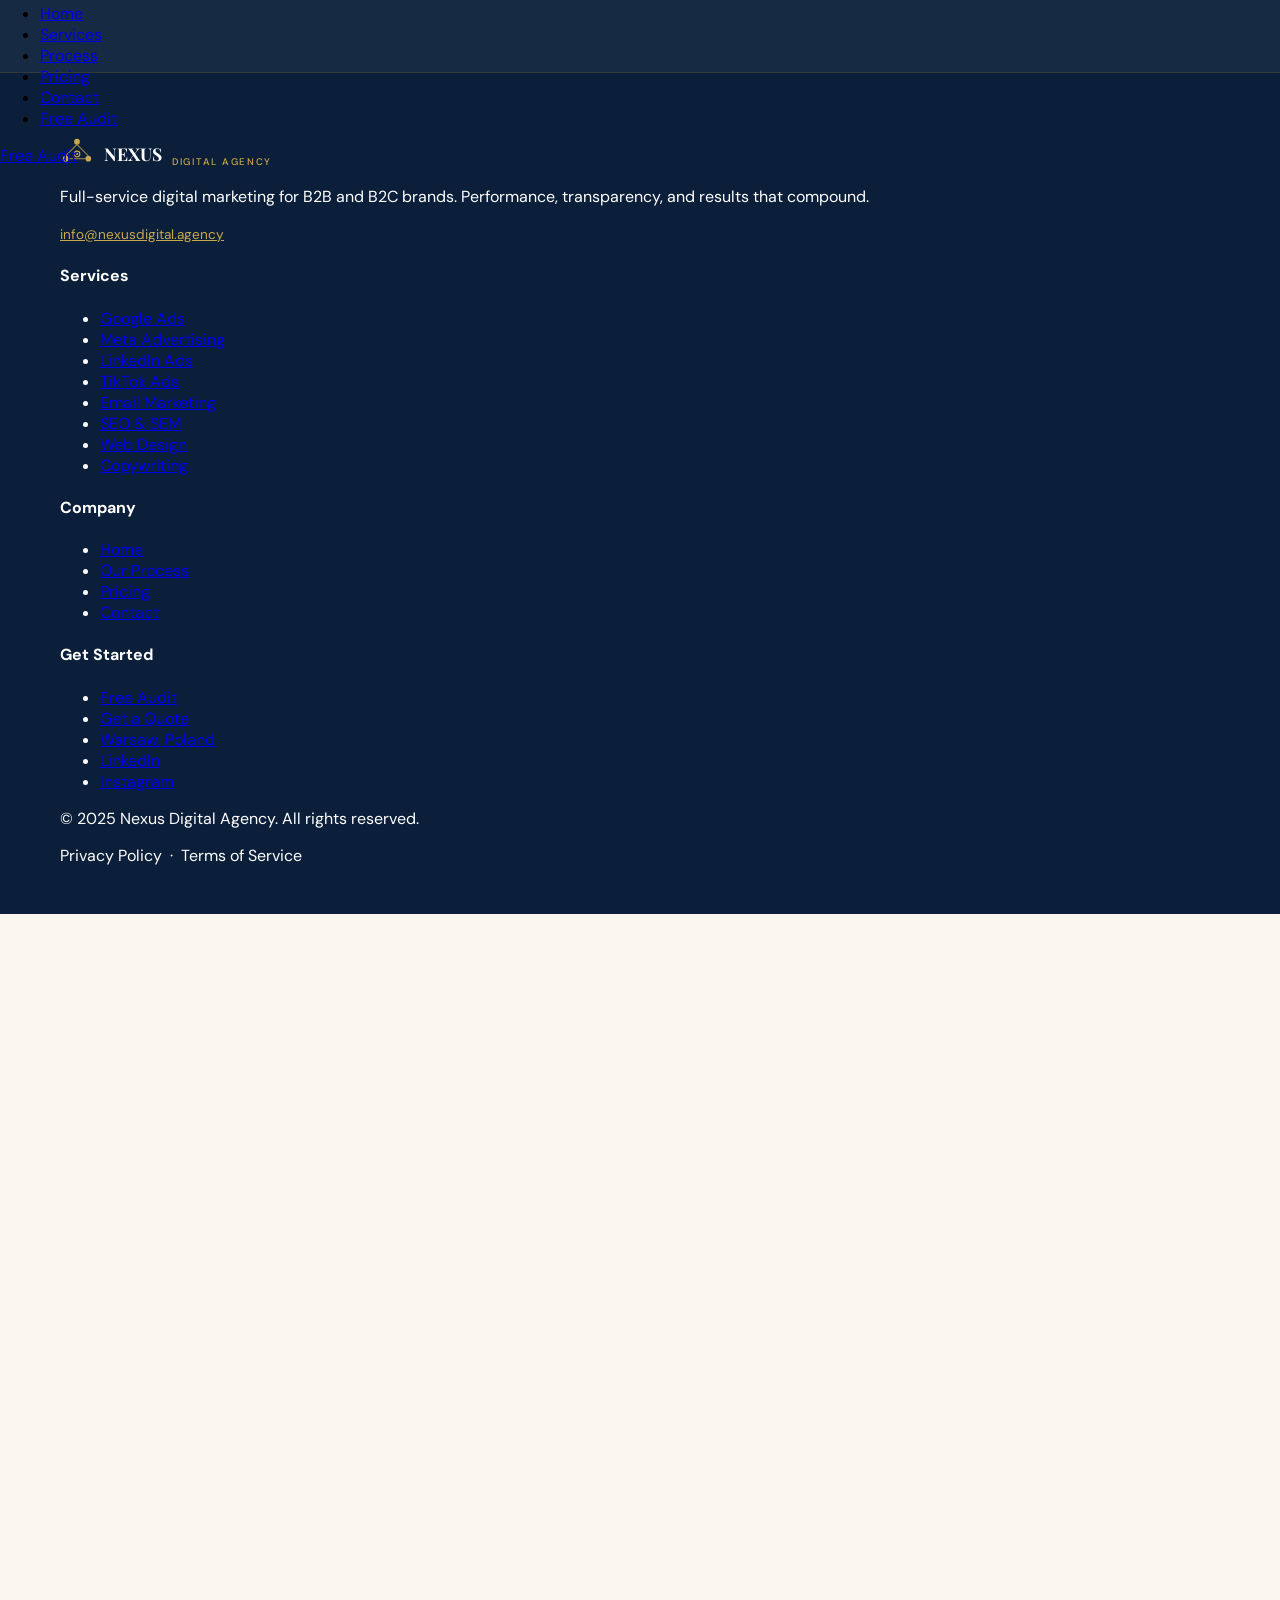
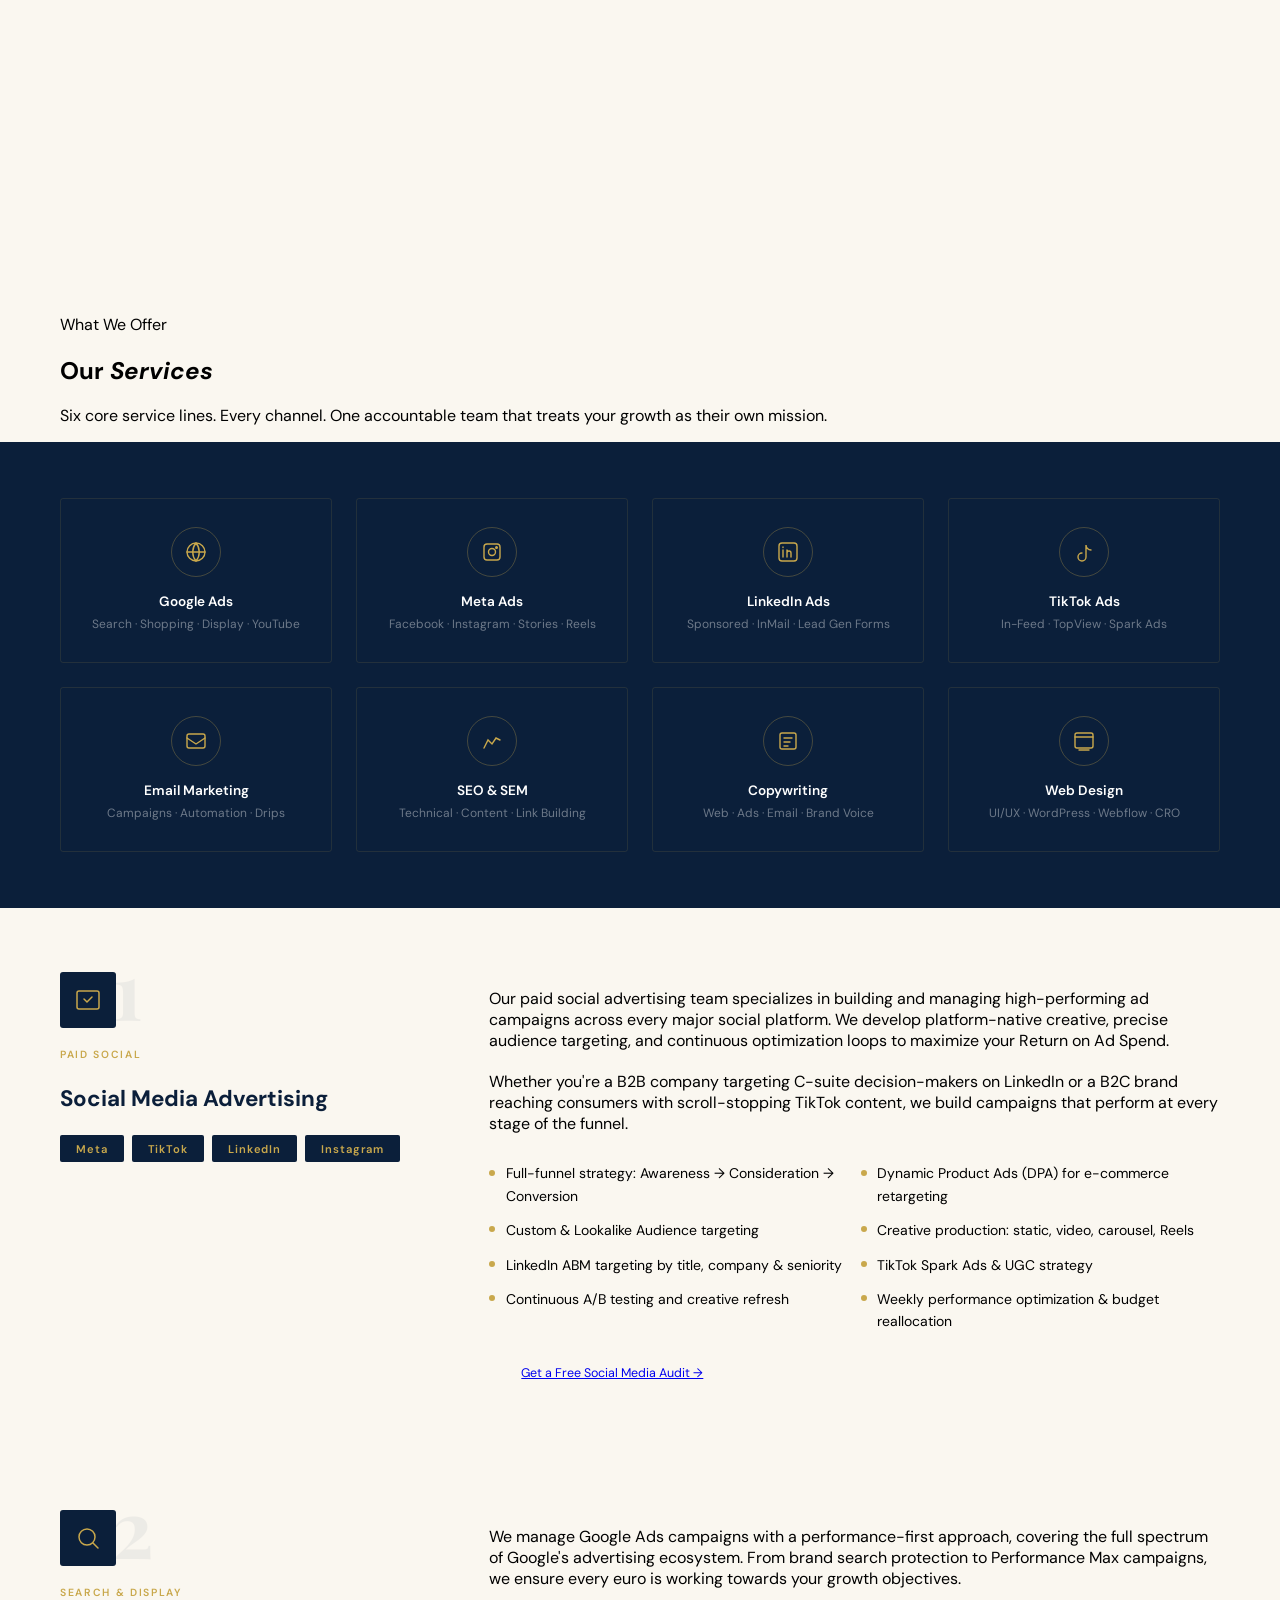
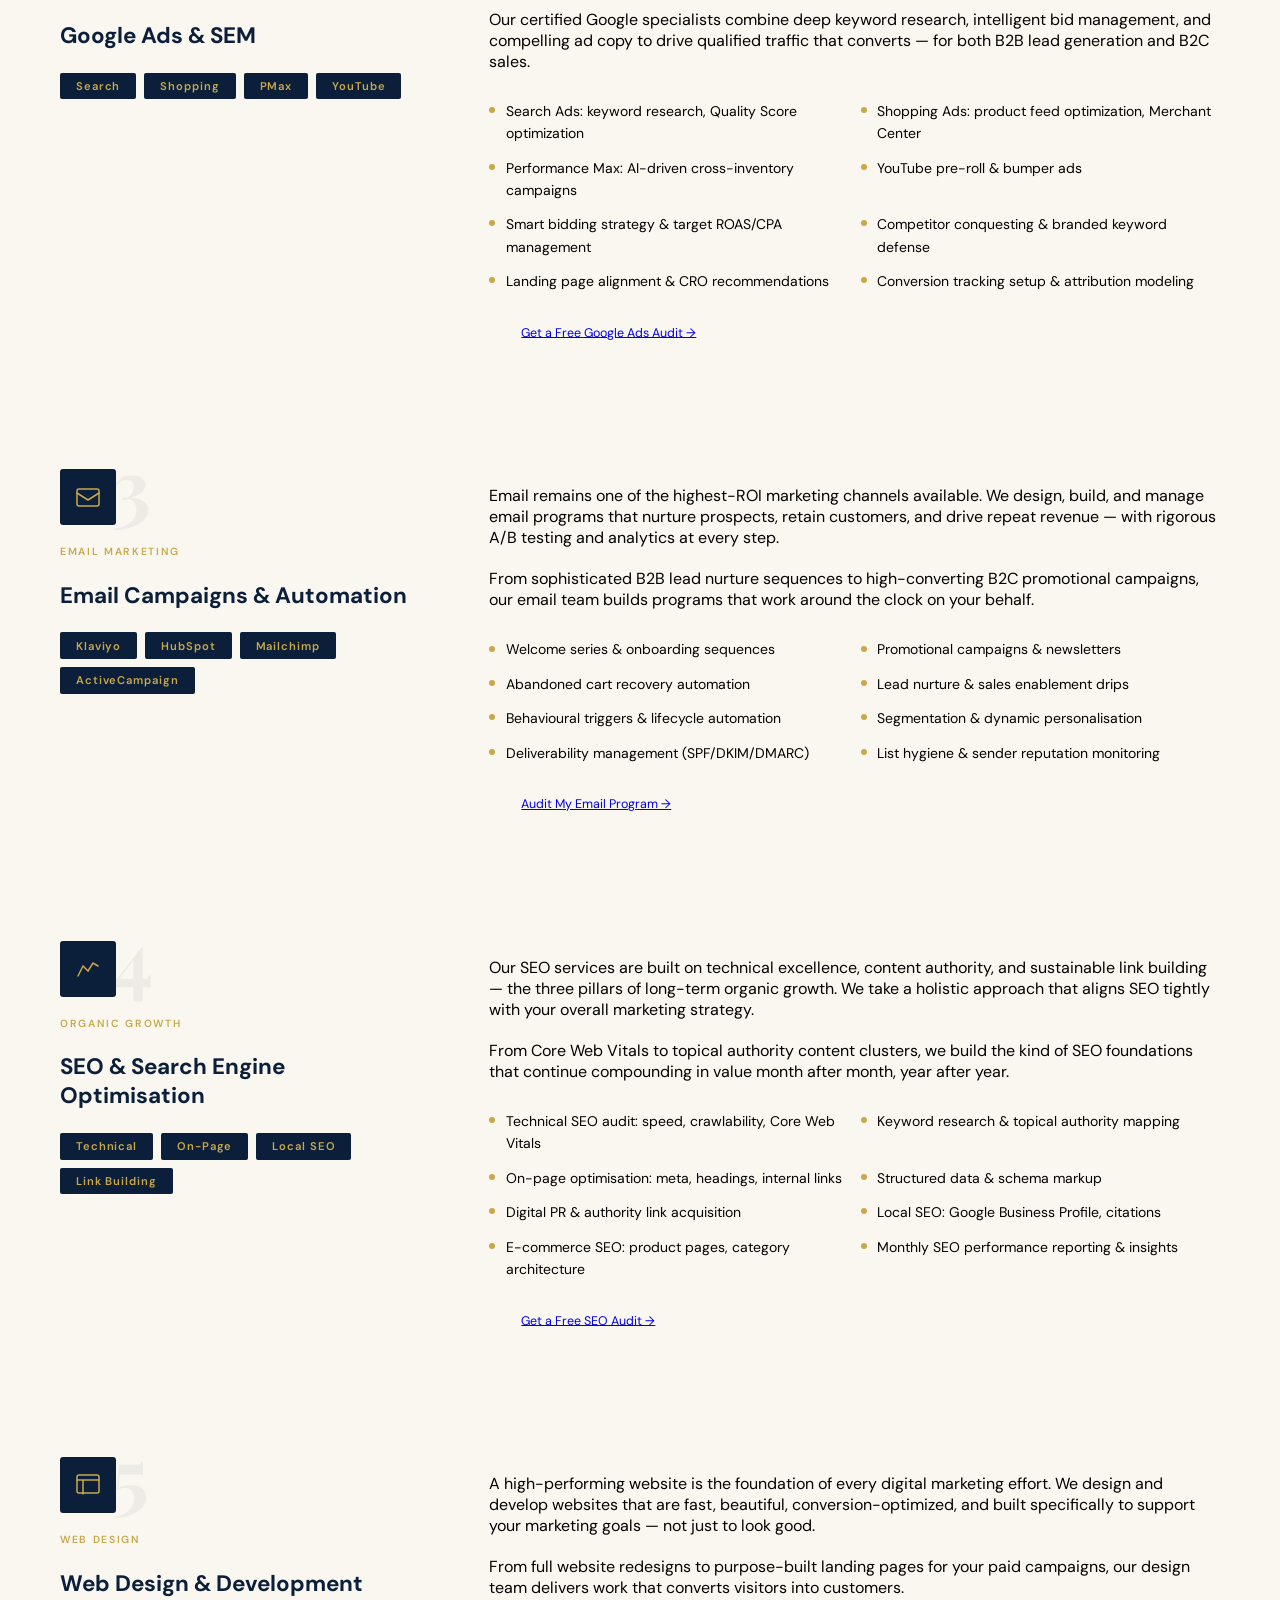
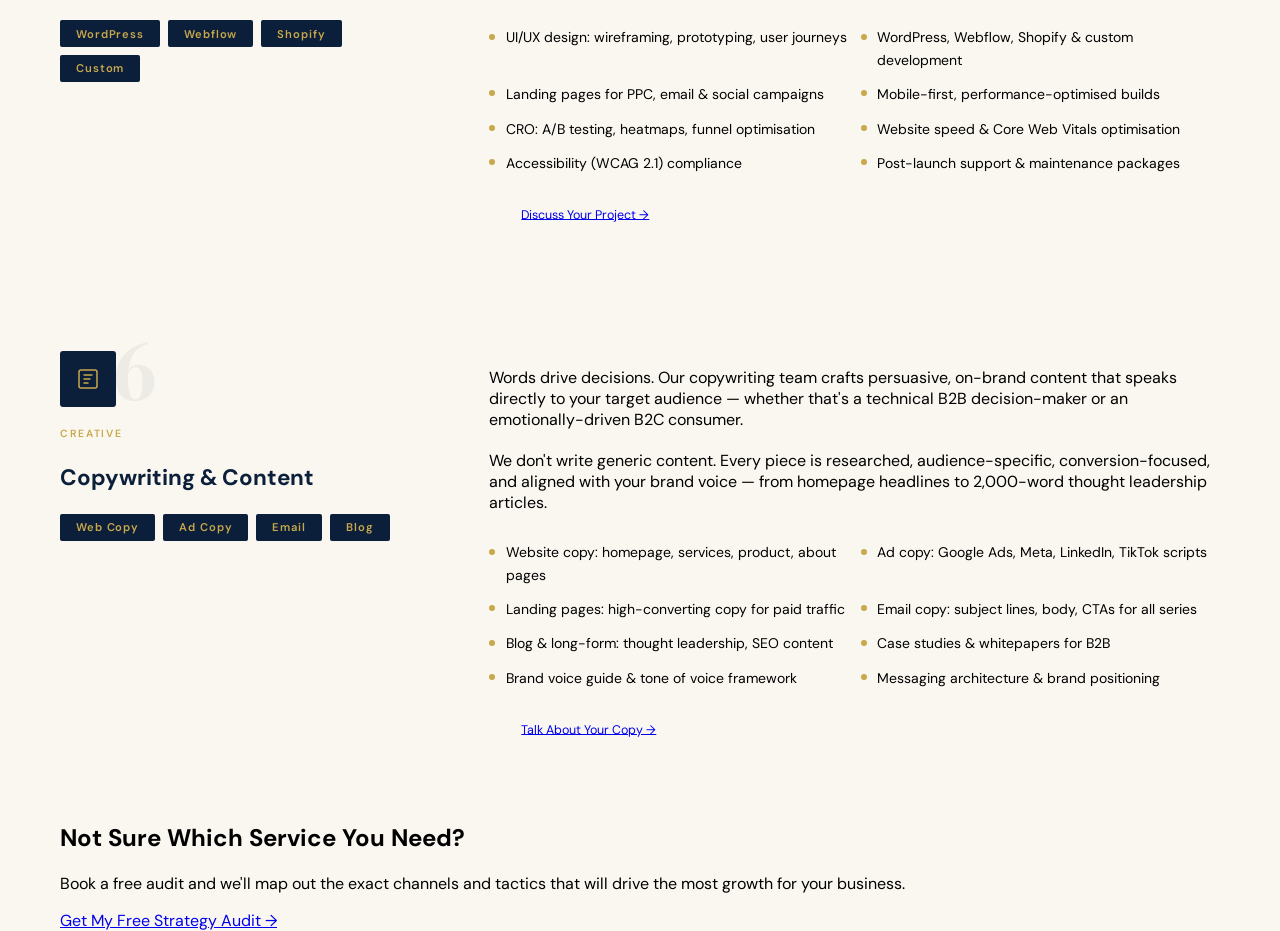
<file: services.html>
<!DOCTYPE html>
<html lang="en">
<head>
<meta charset="UTF-8"/><meta name="viewport" content="width=device-width,initial-scale=1.0"/>
<title>Services — Nexus Digital Agency</title>
<link rel="stylesheet" href="shared.css"/>
<style>
/* ── SERVICE DETAIL CARDS ── */
.services-full{background:var(--cream)}
.svc-block{display:grid;grid-template-columns:1fr 2fr;gap:4rem;padding:4rem 0;border-bottom:1px solid var(--gray-300);align-items:start}
.svc-block:last-child{border-bottom:none}
.svc-block-label{position:relative}
.svc-block-num{font-family:var(--serif);font-size:5rem;font-weight:700;color:var(--navy);opacity:.05;line-height:1;position:absolute;top:-1.5rem;left:0}
.svc-block-icon{width:56px;height:56px;background:var(--navy);border-radius:3px;display:flex;align-items:center;justify-content:center;margin-bottom:1.25rem;position:relative;z-index:1}
.svc-block-tag{font-size:.65rem;font-weight:600;letter-spacing:.16em;text-transform:uppercase;color:var(--gold);margin-bottom:.5rem;position:relative;z-index:1}
.svc-block-left h3{font-size:1.5rem;color:var(--navy);position:relative;z-index:1}
.svc-block-right p{margin-bottom:1.25rem}
.svc-features{display:grid;grid-template-columns:1fr 1fr;gap:.75rem;margin:1.75rem 0}
.svc-feature{display:flex;align-items:flex-start;gap:.65rem;font-size:.875rem;color:var(--gray-700);line-height:1.6}
.svc-feature::before{content:'';width:6px;height:6px;border-radius:50%;background:var(--gold);flex-shrink:0;margin-top:.45rem}
.svc-platforms-list{display:flex;flex-wrap:wrap;gap:.5rem;margin-top:1rem}
.platform-pill{font-size:.7rem;font-weight:600;letter-spacing:.08em;background:var(--navy);color:var(--gold);padding:.4rem 1rem;border-radius:2px}

/* ── CHANNELS BAND ── */
.channels-band{background:var(--navy);padding:3.5rem 0}
.channels-grid{display:grid;grid-template-columns:repeat(4,1fr);gap:1.5rem}
.channel-item{text-align:center;padding:1.75rem 1rem;border:1px solid rgba(201,168,76,.12);border-radius:3px;transition:border-color .3s}
.channel-item:hover{border-color:rgba(201,168,76,.45)}
.channel-icon{width:48px;height:48px;border-radius:50%;border:1px solid rgba(201,168,76,.3);display:flex;align-items:center;justify-content:center;margin:0 auto 1rem}
.channel-name{font-size:.85rem;font-weight:600;color:var(--white);margin-bottom:.3rem}
.channel-desc{font-size:.75rem;color:rgba(255,255,255,.4);line-height:1.6}

@media(max-width:900px){.svc-block{grid-template-columns:1fr}.channels-grid{grid-template-columns:1fr 1fr}}
@media(max-width:560px){.svc-features{grid-template-columns:1fr}.channels-grid{grid-template-columns:1fr 1fr}}
</style>
</head>
<body data-page="services">
<script src="shared-nav.js"></script>

<!-- HERO -->
<section class="page-hero">
  <div class="page-hero-ring" style="width:600px;height:600px;top:-150px;right:-150px"></div>
  <div class="page-hero-ring" style="width:400px;height:400px;top:-50px;right:-50px"></div>
  <div class="container">
    <span class="label fade-up">What We Offer</span>
    <h1 class="fade-up fade-up-1">Our <em>Services</em></h1>
    <p class="page-hero-desc fade-up fade-up-2">Six core service lines. Every channel. One accountable team that treats your growth as their own mission.</p>
  </div>
</section>

<!-- CHANNEL ICONS -->
<div class="channels-band">
  <div class="container">
    <div class="channels-grid">
      <div class="channel-item">
        <div class="channel-icon"><svg width="22" height="22" viewBox="0 0 22 22" fill="none" stroke="#C9A84C" stroke-width="1.4" stroke-linecap="round"><path d="M11 2a9 9 0 100 18A9 9 0 0011 2z"/><path d="M2 11h18M11 2a14 14 0 010 18M11 2a14 14 0 000 18"/></svg></div>
        <div class="channel-name">Google Ads</div>
        <div class="channel-desc">Search · Shopping · Display · YouTube</div>
      </div>
      <div class="channel-item">
        <div class="channel-icon"><svg width="22" height="22" viewBox="0 0 22 22" fill="none" stroke="#C9A84C" stroke-width="1.4" stroke-linecap="round"><rect x="3" y="3" width="16" height="16" rx="3"/><circle cx="11" cy="11" r="3.5"/><circle cx="15.5" cy="6.5" r=".8" fill="#C9A84C"/></svg></div>
        <div class="channel-name">Meta Ads</div>
        <div class="channel-desc">Facebook · Instagram · Stories · Reels</div>
      </div>
      <div class="channel-item">
        <div class="channel-icon"><svg width="22" height="22" viewBox="0 0 22 22" fill="none" stroke="#C9A84C" stroke-width="1.4" stroke-linecap="round"><rect x="2" y="2" width="18" height="18" rx="3"/><path d="M6 9v7M6 6v.5M10 16v-4c0-1.5 1-2 2-2s2 .5 2 2v4M10 9v7"/></svg></div>
        <div class="channel-name">LinkedIn Ads</div>
        <div class="channel-desc">Sponsored · InMail · Lead Gen Forms</div>
      </div>
      <div class="channel-item">
        <div class="channel-icon"><svg width="22" height="22" viewBox="0 0 22 22" fill="none" stroke="#C9A84C" stroke-width="1.4" stroke-linecap="round"><path d="M9 12a4 4 0 104 4V4a5 5 0 005 5"/></svg></div>
        <div class="channel-name">TikTok Ads</div>
        <div class="channel-desc">In-Feed · TopView · Spark Ads</div>
      </div>
      <div class="channel-item">
        <div class="channel-icon"><svg width="22" height="22" viewBox="0 0 22 22" fill="none" stroke="#C9A84C" stroke-width="1.4" stroke-linecap="round"><rect x="2" y="4" width="18" height="14" rx="2"/><path d="M2 8l9 6 9-6"/></svg></div>
        <div class="channel-name">Email Marketing</div>
        <div class="channel-desc">Campaigns · Automation · Drips</div>
      </div>
      <div class="channel-item">
        <div class="channel-icon"><svg width="22" height="22" viewBox="0 0 22 22" fill="none" stroke="#C9A84C" stroke-width="1.4" stroke-linecap="round"><path d="M3 18l4-8 4 4 4-6 4 2"/></svg></div>
        <div class="channel-name">SEO &amp; SEM</div>
        <div class="channel-desc">Technical · Content · Link Building</div>
      </div>
      <div class="channel-item">
        <div class="channel-icon"><svg width="22" height="22" viewBox="0 0 22 22" fill="none" stroke="#C9A84C" stroke-width="1.4" stroke-linecap="round"><rect x="3" y="3" width="16" height="16" rx="2"/><path d="M7 8h8M7 12h6M7 16h4"/></svg></div>
        <div class="channel-name">Copywriting</div>
        <div class="channel-desc">Web · Ads · Email · Brand Voice</div>
      </div>
      <div class="channel-item">
        <div class="channel-icon"><svg width="22" height="22" viewBox="0 0 22 22" fill="none" stroke="#C9A84C" stroke-width="1.4" stroke-linecap="round"><rect x="2" y="3" width="18" height="15" rx="2"/><path d="M2 7h18M6 20h10"/></svg></div>
        <div class="channel-name">Web Design</div>
        <div class="channel-desc">UI/UX · WordPress · Webflow · CRO</div>
      </div>
    </div>
  </div>
</div>

<!-- SERVICES DETAIL -->
<section class="section services-full">
  <div class="container">

    <!-- 01 Social Media Advertising -->
    <div class="svc-block">
      <div class="svc-block-label">
        <div class="svc-block-num">01</div>
        <div class="svc-block-icon"><svg width="26" height="26" viewBox="0 0 26 26" fill="none" stroke="#C9A84C" stroke-width="1.5" stroke-linecap="round"><rect x="2" y="4" width="22" height="18" rx="2"/><path d="M9 12l3 3 5-5"/></svg></div>
        <div class="svc-block-tag">Paid Social</div>
        <h3 class="svc-block-left" style="font-size:1.4rem;color:var(--navy)">Social Media Advertising</h3>
        <div class="svc-platforms-list" style="margin-top:1rem">
          <span class="platform-pill">Meta</span>
          <span class="platform-pill">TikTok</span>
          <span class="platform-pill">LinkedIn</span>
          <span class="platform-pill">Instagram</span>
        </div>
      </div>
      <div class="svc-block-right">
        <p>Our paid social advertising team specializes in building and managing high-performing ad campaigns across every major social platform. We develop platform-native creative, precise audience targeting, and continuous optimization loops to maximize your Return on Ad Spend.</p>
        <p>Whether you're a B2B company targeting C-suite decision-makers on LinkedIn or a B2C brand reaching consumers with scroll-stopping TikTok content, we build campaigns that perform at every stage of the funnel.</p>
        <div class="svc-features">
          <div class="svc-feature">Full-funnel strategy: Awareness → Consideration → Conversion</div>
          <div class="svc-feature">Dynamic Product Ads (DPA) for e-commerce retargeting</div>
          <div class="svc-feature">Custom &amp; Lookalike Audience targeting</div>
          <div class="svc-feature">Creative production: static, video, carousel, Reels</div>
          <div class="svc-feature">LinkedIn ABM targeting by title, company &amp; seniority</div>
          <div class="svc-feature">TikTok Spark Ads &amp; UGC strategy</div>
          <div class="svc-feature">Continuous A/B testing and creative refresh</div>
          <div class="svc-feature">Weekly performance optimization &amp; budget reallocation</div>
        </div>
        <a href="free-audit.html" class="btn btn-navy" style="font-size:.78rem;padding:.85rem 2rem">Get a Free Social Media Audit →</a>
      </div>
    </div>

    <!-- 02 Google Ads -->
    <div class="svc-block">
      <div class="svc-block-label">
        <div class="svc-block-num">02</div>
        <div class="svc-block-icon"><svg width="26" height="26" viewBox="0 0 26 26" fill="none" stroke="#C9A84C" stroke-width="1.5" stroke-linecap="round"><circle cx="12" cy="12" r="8"/><path d="M18 18l5 5"/></svg></div>
        <div class="svc-block-tag">Search &amp; Display</div>
        <h3 style="font-size:1.4rem;color:var(--navy)">Google Ads &amp; SEM</h3>
        <div class="svc-platforms-list" style="margin-top:1rem">
          <span class="platform-pill">Search</span>
          <span class="platform-pill">Shopping</span>
          <span class="platform-pill">PMax</span>
          <span class="platform-pill">YouTube</span>
        </div>
      </div>
      <div class="svc-block-right">
        <p>We manage Google Ads campaigns with a performance-first approach, covering the full spectrum of Google's advertising ecosystem. From brand search protection to Performance Max campaigns, we ensure every euro is working towards your growth objectives.</p>
        <p>Our certified Google specialists combine deep keyword research, intelligent bid management, and compelling ad copy to drive qualified traffic that converts — for both B2B lead generation and B2C sales.</p>
        <div class="svc-features">
          <div class="svc-feature">Search Ads: keyword research, Quality Score optimization</div>
          <div class="svc-feature">Shopping Ads: product feed optimization, Merchant Center</div>
          <div class="svc-feature">Performance Max: AI-driven cross-inventory campaigns</div>
          <div class="svc-feature">YouTube pre-roll &amp; bumper ads</div>
          <div class="svc-feature">Smart bidding strategy &amp; target ROAS/CPA management</div>
          <div class="svc-feature">Competitor conquesting &amp; branded keyword defense</div>
          <div class="svc-feature">Landing page alignment &amp; CRO recommendations</div>
          <div class="svc-feature">Conversion tracking setup &amp; attribution modeling</div>
        </div>
        <a href="free-audit.html" class="btn btn-navy" style="font-size:.78rem;padding:.85rem 2rem">Get a Free Google Ads Audit →</a>
      </div>
    </div>

    <!-- 03 Email Marketing -->
    <div class="svc-block">
      <div class="svc-block-label">
        <div class="svc-block-num">03</div>
        <div class="svc-block-icon"><svg width="26" height="26" viewBox="0 0 26 26" fill="none" stroke="#C9A84C" stroke-width="1.5" stroke-linecap="round"><rect x="2" y="5" width="22" height="17" rx="2"/><path d="M2 9l11 7 11-7"/></svg></div>
        <div class="svc-block-tag">Email Marketing</div>
        <h3 style="font-size:1.4rem;color:var(--navy)">Email Campaigns &amp; Automation</h3>
        <div class="svc-platforms-list" style="margin-top:1rem">
          <span class="platform-pill">Klaviyo</span>
          <span class="platform-pill">HubSpot</span>
          <span class="platform-pill">Mailchimp</span>
          <span class="platform-pill">ActiveCampaign</span>
        </div>
      </div>
      <div class="svc-block-right">
        <p>Email remains one of the highest-ROI marketing channels available. We design, build, and manage email programs that nurture prospects, retain customers, and drive repeat revenue — with rigorous A/B testing and analytics at every step.</p>
        <p>From sophisticated B2B lead nurture sequences to high-converting B2C promotional campaigns, our email team builds programs that work around the clock on your behalf.</p>
        <div class="svc-features">
          <div class="svc-feature">Welcome series &amp; onboarding sequences</div>
          <div class="svc-feature">Promotional campaigns &amp; newsletters</div>
          <div class="svc-feature">Abandoned cart recovery automation</div>
          <div class="svc-feature">Lead nurture &amp; sales enablement drips</div>
          <div class="svc-feature">Behavioural triggers &amp; lifecycle automation</div>
          <div class="svc-feature">Segmentation &amp; dynamic personalisation</div>
          <div class="svc-feature">Deliverability management (SPF/DKIM/DMARC)</div>
          <div class="svc-feature">List hygiene &amp; sender reputation monitoring</div>
        </div>
        <a href="free-audit.html" class="btn btn-navy" style="font-size:.78rem;padding:.85rem 2rem">Audit My Email Program →</a>
      </div>
    </div>

    <!-- 04 SEO -->
    <div class="svc-block">
      <div class="svc-block-label">
        <div class="svc-block-num">04</div>
        <div class="svc-block-icon"><svg width="26" height="26" viewBox="0 0 26 26" fill="none" stroke="#C9A84C" stroke-width="1.5" stroke-linecap="round"><path d="M3 20l5-10 5 5 5-8 5 3"/></svg></div>
        <div class="svc-block-tag">Organic Growth</div>
        <h3 style="font-size:1.4rem;color:var(--navy)">SEO &amp; Search Engine Optimisation</h3>
        <div class="svc-platforms-list" style="margin-top:1rem">
          <span class="platform-pill">Technical</span>
          <span class="platform-pill">On-Page</span>
          <span class="platform-pill">Local SEO</span>
          <span class="platform-pill">Link Building</span>
        </div>
      </div>
      <div class="svc-block-right">
        <p>Our SEO services are built on technical excellence, content authority, and sustainable link building — the three pillars of long-term organic growth. We take a holistic approach that aligns SEO tightly with your overall marketing strategy.</p>
        <p>From Core Web Vitals to topical authority content clusters, we build the kind of SEO foundations that continue compounding in value month after month, year after year.</p>
        <div class="svc-features">
          <div class="svc-feature">Technical SEO audit: speed, crawlability, Core Web Vitals</div>
          <div class="svc-feature">Keyword research &amp; topical authority mapping</div>
          <div class="svc-feature">On-page optimisation: meta, headings, internal links</div>
          <div class="svc-feature">Structured data &amp; schema markup</div>
          <div class="svc-feature">Digital PR &amp; authority link acquisition</div>
          <div class="svc-feature">Local SEO: Google Business Profile, citations</div>
          <div class="svc-feature">E-commerce SEO: product pages, category architecture</div>
          <div class="svc-feature">Monthly SEO performance reporting &amp; insights</div>
        </div>
        <a href="free-audit.html" class="btn btn-navy" style="font-size:.78rem;padding:.85rem 2rem">Get a Free SEO Audit →</a>
      </div>
    </div>

    <!-- 05 Web Design -->
    <div class="svc-block">
      <div class="svc-block-label">
        <div class="svc-block-num">05</div>
        <div class="svc-block-icon"><svg width="26" height="26" viewBox="0 0 26 26" fill="none" stroke="#C9A84C" stroke-width="1.5" stroke-linecap="round"><rect x="2" y="3" width="22" height="18" rx="2"/><path d="M2 8h22M8 22V8"/></svg></div>
        <div class="svc-block-tag">Web Design</div>
        <h3 style="font-size:1.4rem;color:var(--navy)">Web Design &amp; Development</h3>
        <div class="svc-platforms-list" style="margin-top:1rem">
          <span class="platform-pill">WordPress</span>
          <span class="platform-pill">Webflow</span>
          <span class="platform-pill">Shopify</span>
          <span class="platform-pill">Custom</span>
        </div>
      </div>
      <div class="svc-block-right">
        <p>A high-performing website is the foundation of every digital marketing effort. We design and develop websites that are fast, beautiful, conversion-optimized, and built specifically to support your marketing goals — not just to look good.</p>
        <p>From full website redesigns to purpose-built landing pages for your paid campaigns, our design team delivers work that converts visitors into customers.</p>
        <div class="svc-features">
          <div class="svc-feature">UI/UX design: wireframing, prototyping, user journeys</div>
          <div class="svc-feature">WordPress, Webflow, Shopify &amp; custom development</div>
          <div class="svc-feature">Landing pages for PPC, email &amp; social campaigns</div>
          <div class="svc-feature">Mobile-first, performance-optimised builds</div>
          <div class="svc-feature">CRO: A/B testing, heatmaps, funnel optimisation</div>
          <div class="svc-feature">Website speed &amp; Core Web Vitals optimisation</div>
          <div class="svc-feature">Accessibility (WCAG 2.1) compliance</div>
          <div class="svc-feature">Post-launch support &amp; maintenance packages</div>
        </div>
        <a href="contact.html" class="btn btn-navy" style="font-size:.78rem;padding:.85rem 2rem">Discuss Your Project →</a>
      </div>
    </div>

    <!-- 06 Copywriting -->
    <div class="svc-block">
      <div class="svc-block-label">
        <div class="svc-block-num">06</div>
        <div class="svc-block-icon"><svg width="26" height="26" viewBox="0 0 26 26" fill="none" stroke="#C9A84C" stroke-width="1.5" stroke-linecap="round"><rect x="4" y="4" width="18" height="18" rx="2"/><path d="M9 9h8M9 13h6M9 17h4"/></svg></div>
        <div class="svc-block-tag">Creative</div>
        <h3 style="font-size:1.4rem;color:var(--navy)">Copywriting &amp; Content</h3>
        <div class="svc-platforms-list" style="margin-top:1rem">
          <span class="platform-pill">Web Copy</span>
          <span class="platform-pill">Ad Copy</span>
          <span class="platform-pill">Email</span>
          <span class="platform-pill">Blog</span>
        </div>
      </div>
      <div class="svc-block-right">
        <p>Words drive decisions. Our copywriting team crafts persuasive, on-brand content that speaks directly to your target audience — whether that's a technical B2B decision-maker or an emotionally-driven B2C consumer.</p>
        <p>We don't write generic content. Every piece is researched, audience-specific, conversion-focused, and aligned with your brand voice — from homepage headlines to 2,000-word thought leadership articles.</p>
        <div class="svc-features">
          <div class="svc-feature">Website copy: homepage, services, product, about pages</div>
          <div class="svc-feature">Ad copy: Google Ads, Meta, LinkedIn, TikTok scripts</div>
          <div class="svc-feature">Landing pages: high-converting copy for paid traffic</div>
          <div class="svc-feature">Email copy: subject lines, body, CTAs for all series</div>
          <div class="svc-feature">Blog &amp; long-form: thought leadership, SEO content</div>
          <div class="svc-feature">Case studies &amp; whitepapers for B2B</div>
          <div class="svc-feature">Brand voice guide &amp; tone of voice framework</div>
          <div class="svc-feature">Messaging architecture &amp; brand positioning</div>
        </div>
        <a href="contact.html" class="btn btn-navy" style="font-size:.78rem;padding:.85rem 2rem">Talk About Your Copy →</a>
      </div>
    </div>

  </div>
</section>

<!-- CTA -->
<section class="cta-band">
  <div class="container">
    <h2>Not Sure Which Service You Need?</h2>
    <p>Book a free audit and we'll map out the exact channels and tactics that will drive the most growth for your business.</p>
    <a href="free-audit.html" class="btn btn-navy">Get My Free Strategy Audit →</a>
  </div>
</section>
</body>
</html>
</file>
<file: shared.css>
/* ════════════════════════════════════════
   NEXUS DIGITAL AGENCY — SHARED STYLES
════════════════════════════════════════ */
@import url('https://fonts.googleapis.com/css2?family=Playfair+Display:ital,wght@0,400;0,600;0,700;0,900;1,400&family=DM+Sans:wght@300;400;500;600&display=swap');

:root {
  --navy: #0B1F3A; --navy-mid: #152E52; --gold: #C9A84C; --cream: #FAF7F0; --white: #FFFFFF;
  --serif: 'Playfair Display', serif; --sans: 'DM Sans', sans-serif;
}

/* --- THE FIX --- */
html, body {
  height: 100%;
  margin: 0;
}

body {
  display: flex;
  flex-direction: column;
  font-family: var(--sans);
  background: var(--cream);
}

/* This tag pushes the footer to the bottom */
main {
  flex: 1 0 auto; 
  padding-top: 72px; /* Prevents menu from covering content */
}

footer {
  flex-shrink: 0;
  background: var(--navy);
  padding: 4rem 0 2rem;
  color: white;
}
/* --- END OF FIX --- */

.container { max-width: 1160px; margin: 0 auto; padding: 0 2rem; }
.navbar { position: fixed; top: 0; left: 0; right: 0; z-index: 1000; background: rgba(11,31,58,0.95); height: 72px; display: flex; align-items: center; border-bottom: 1px solid rgba(201,168,76,0.2); }
/* ... (Keep your other existing button and card styles below this) ... */
</file>
